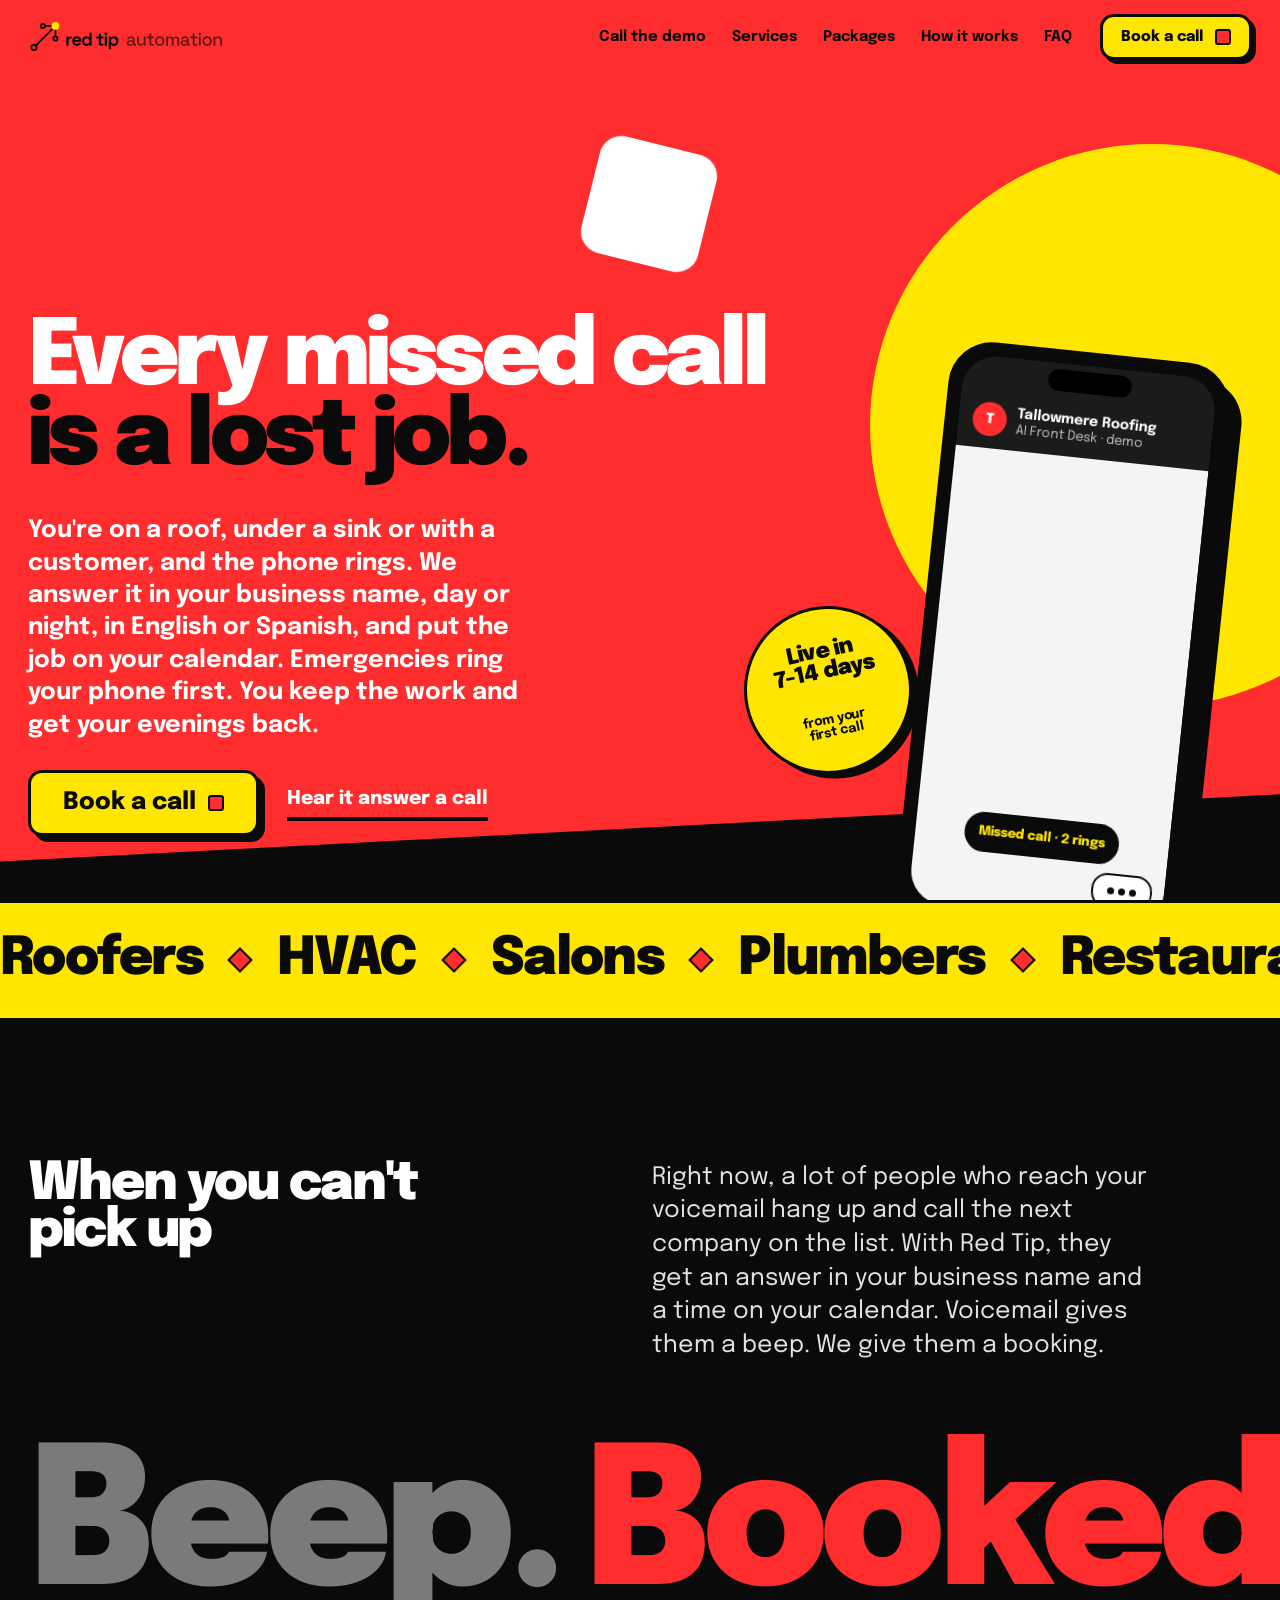
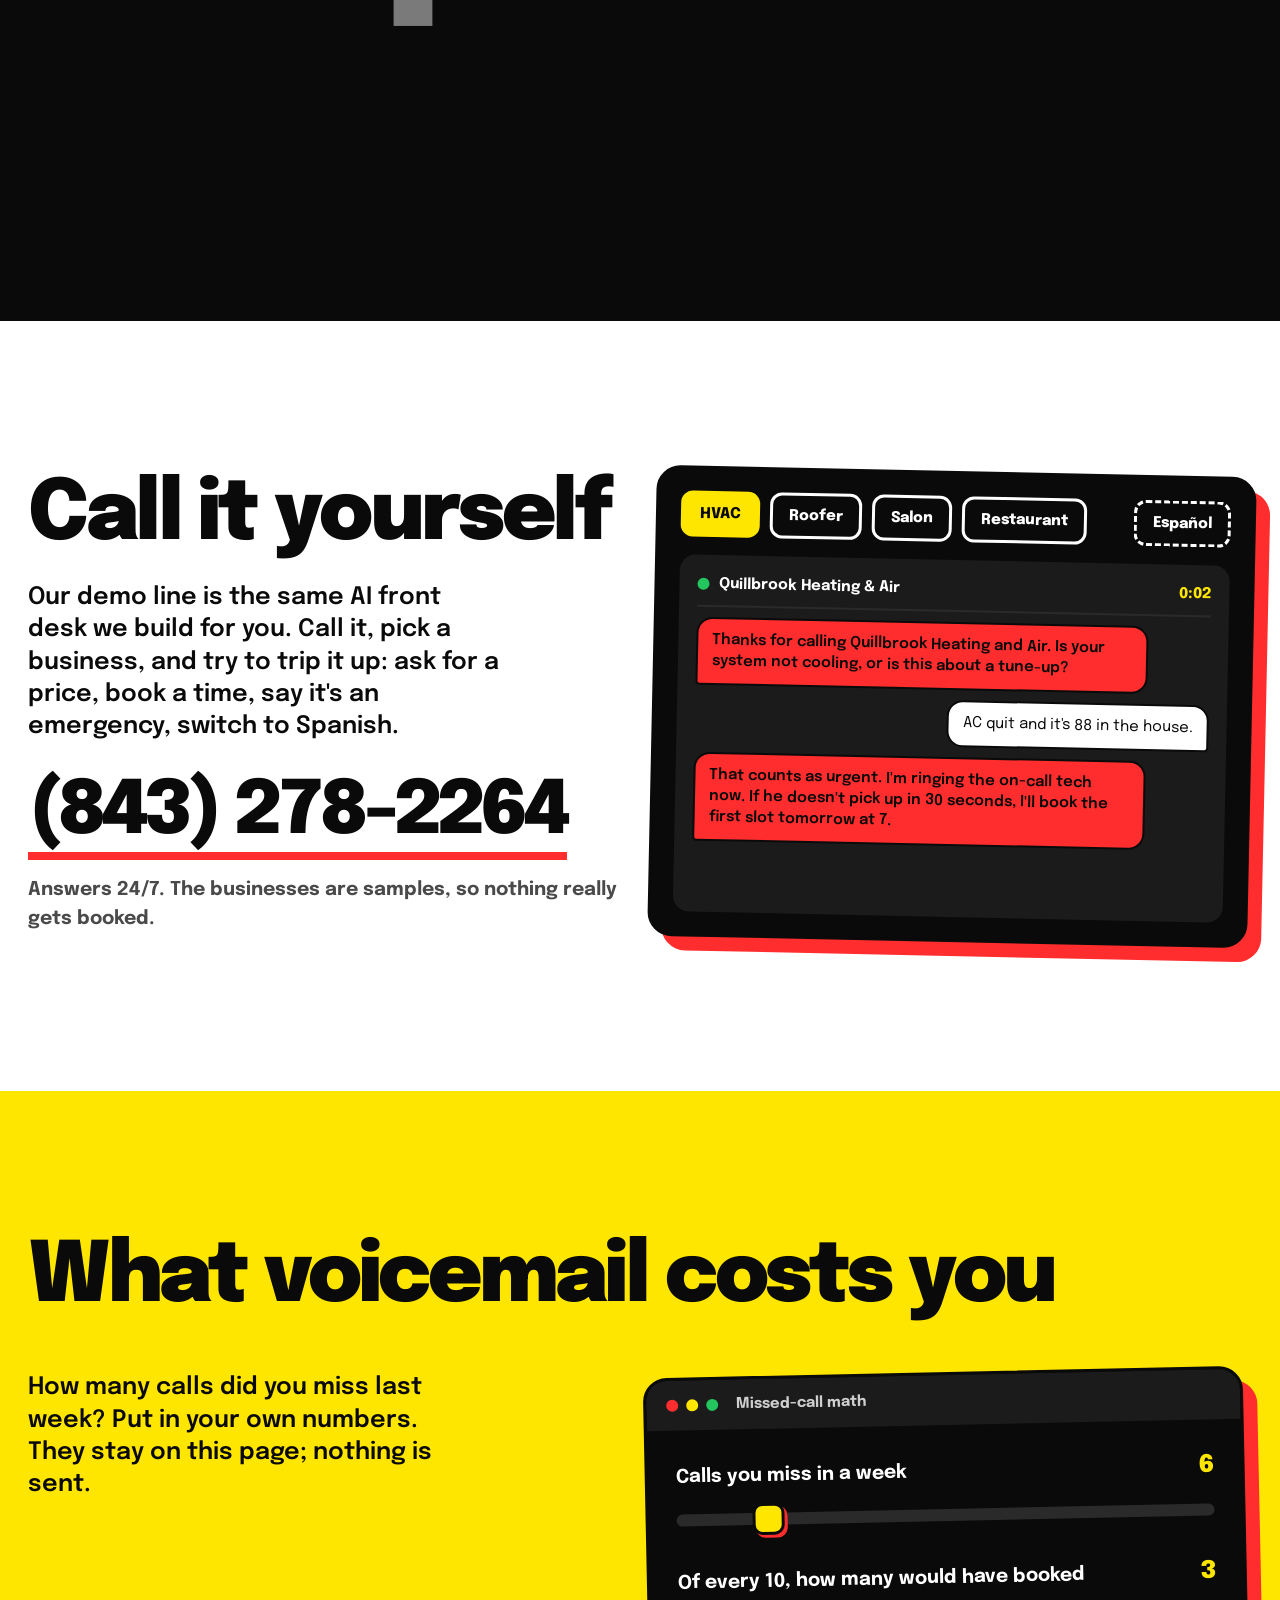
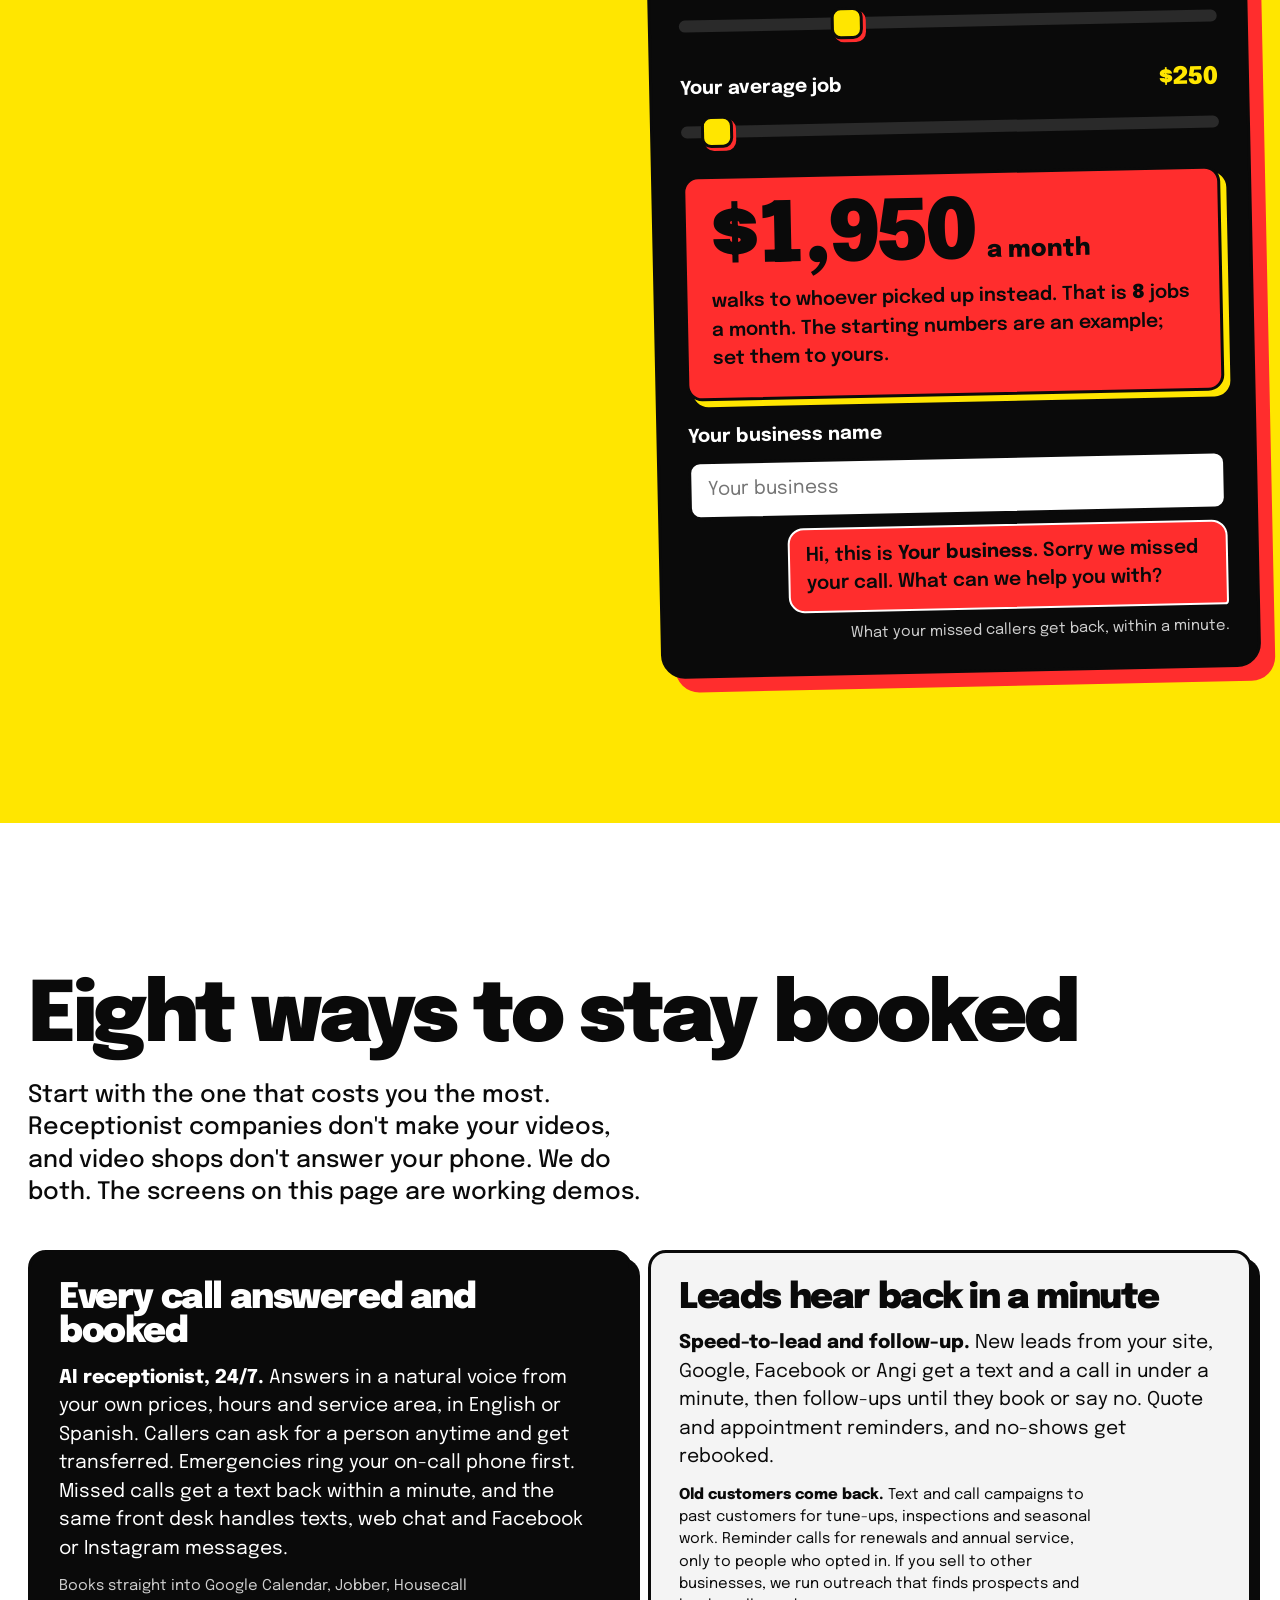
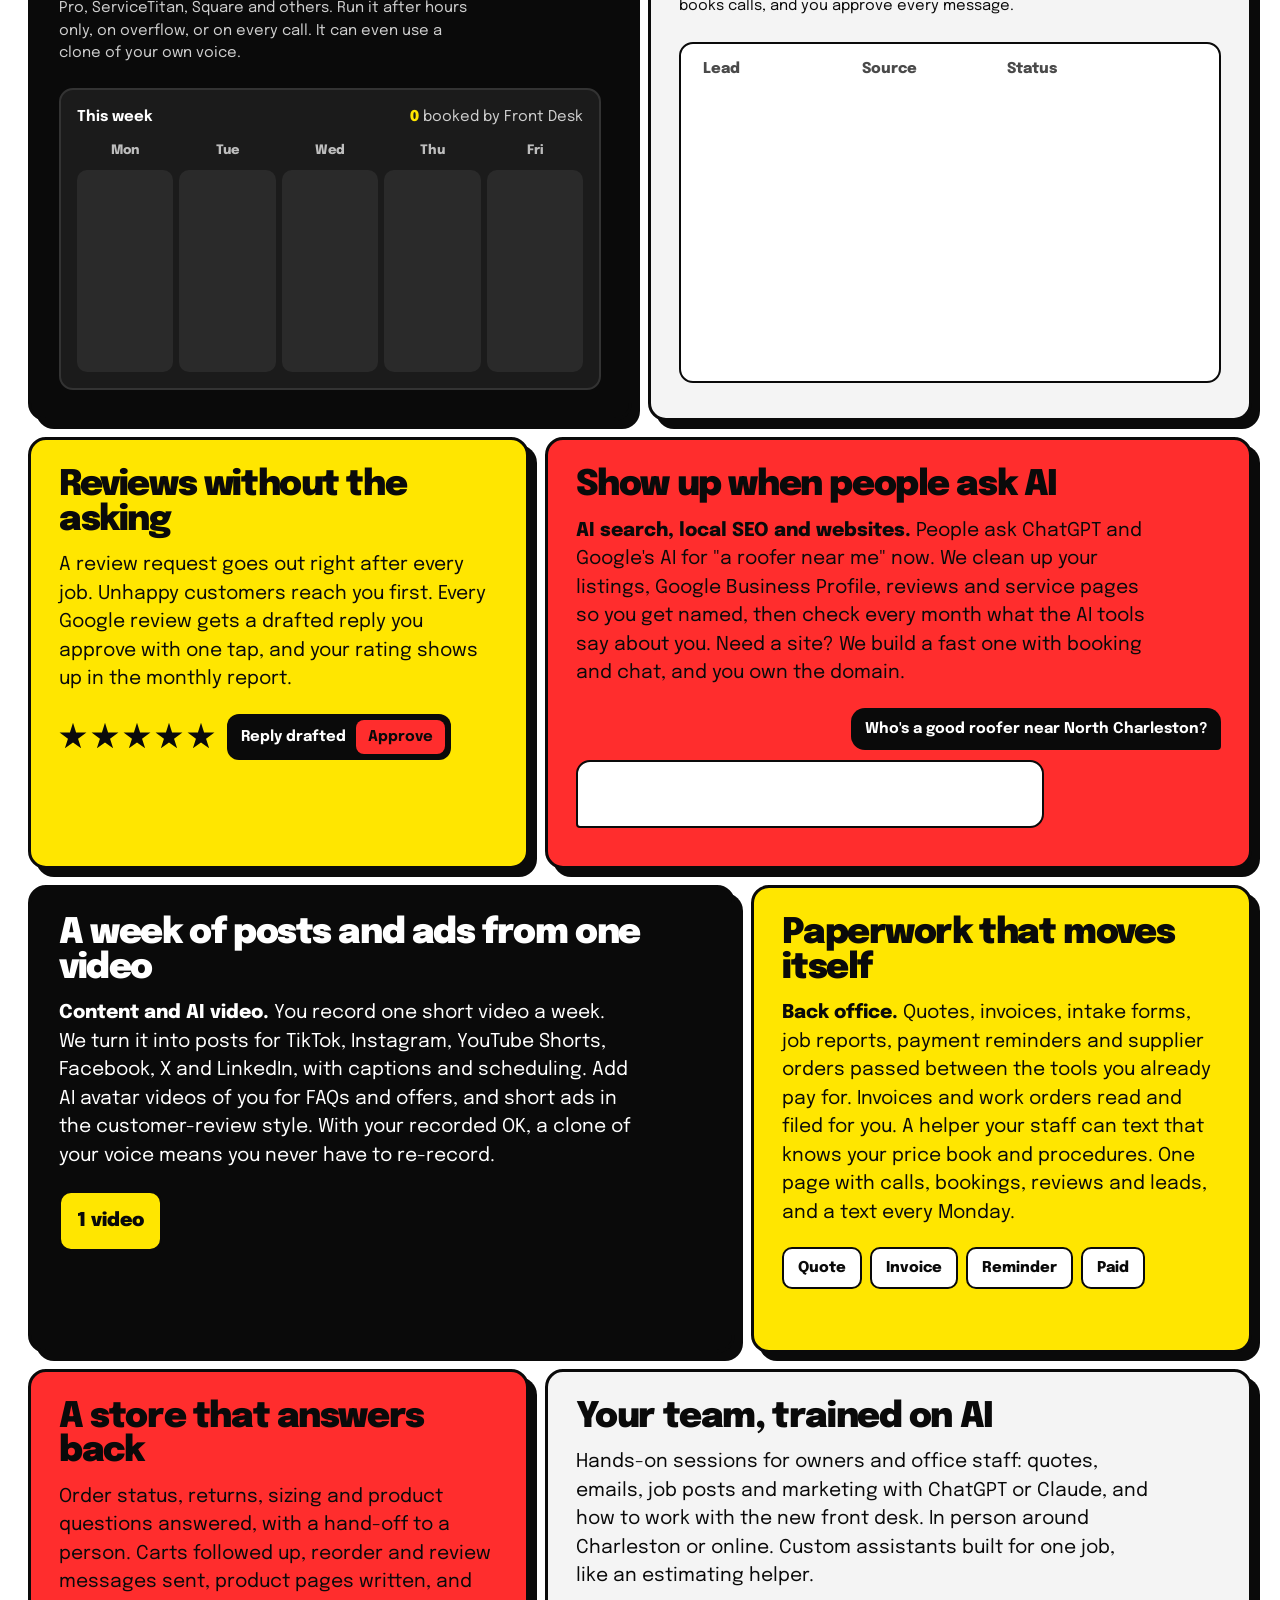
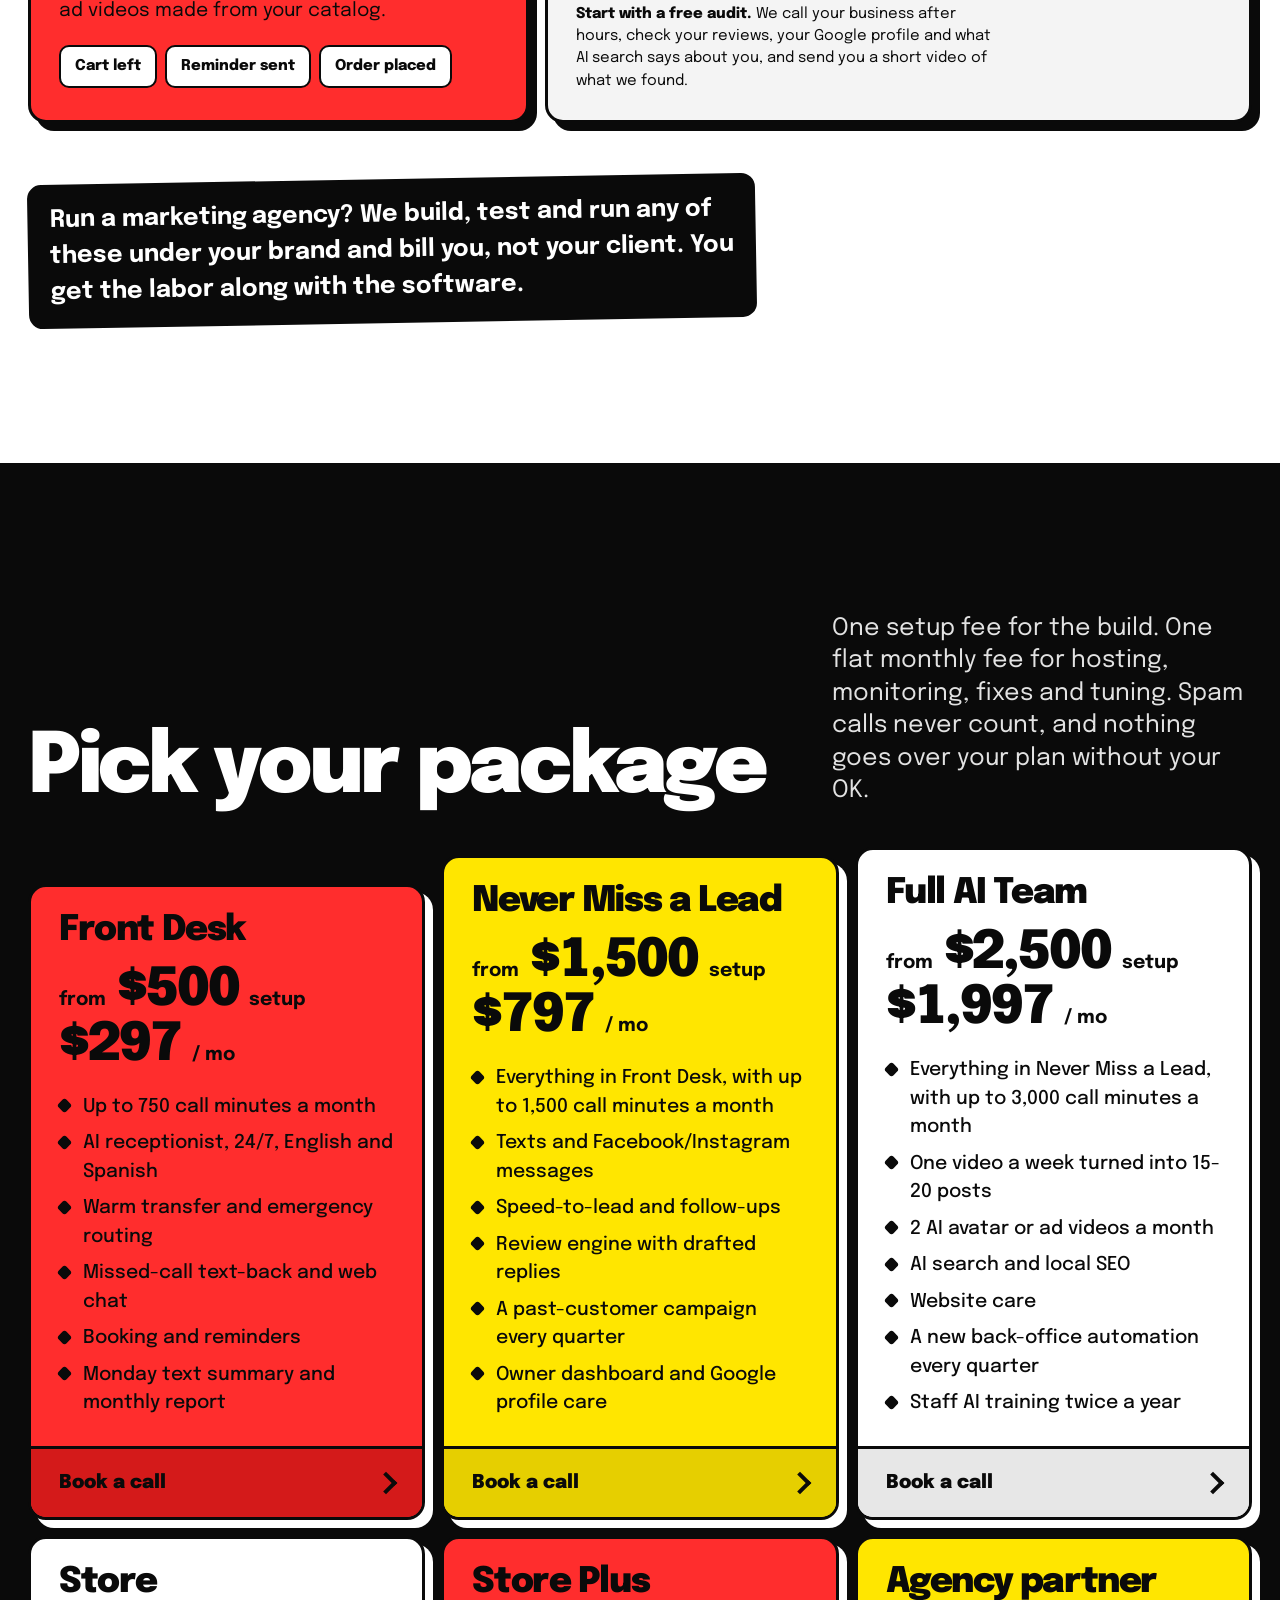
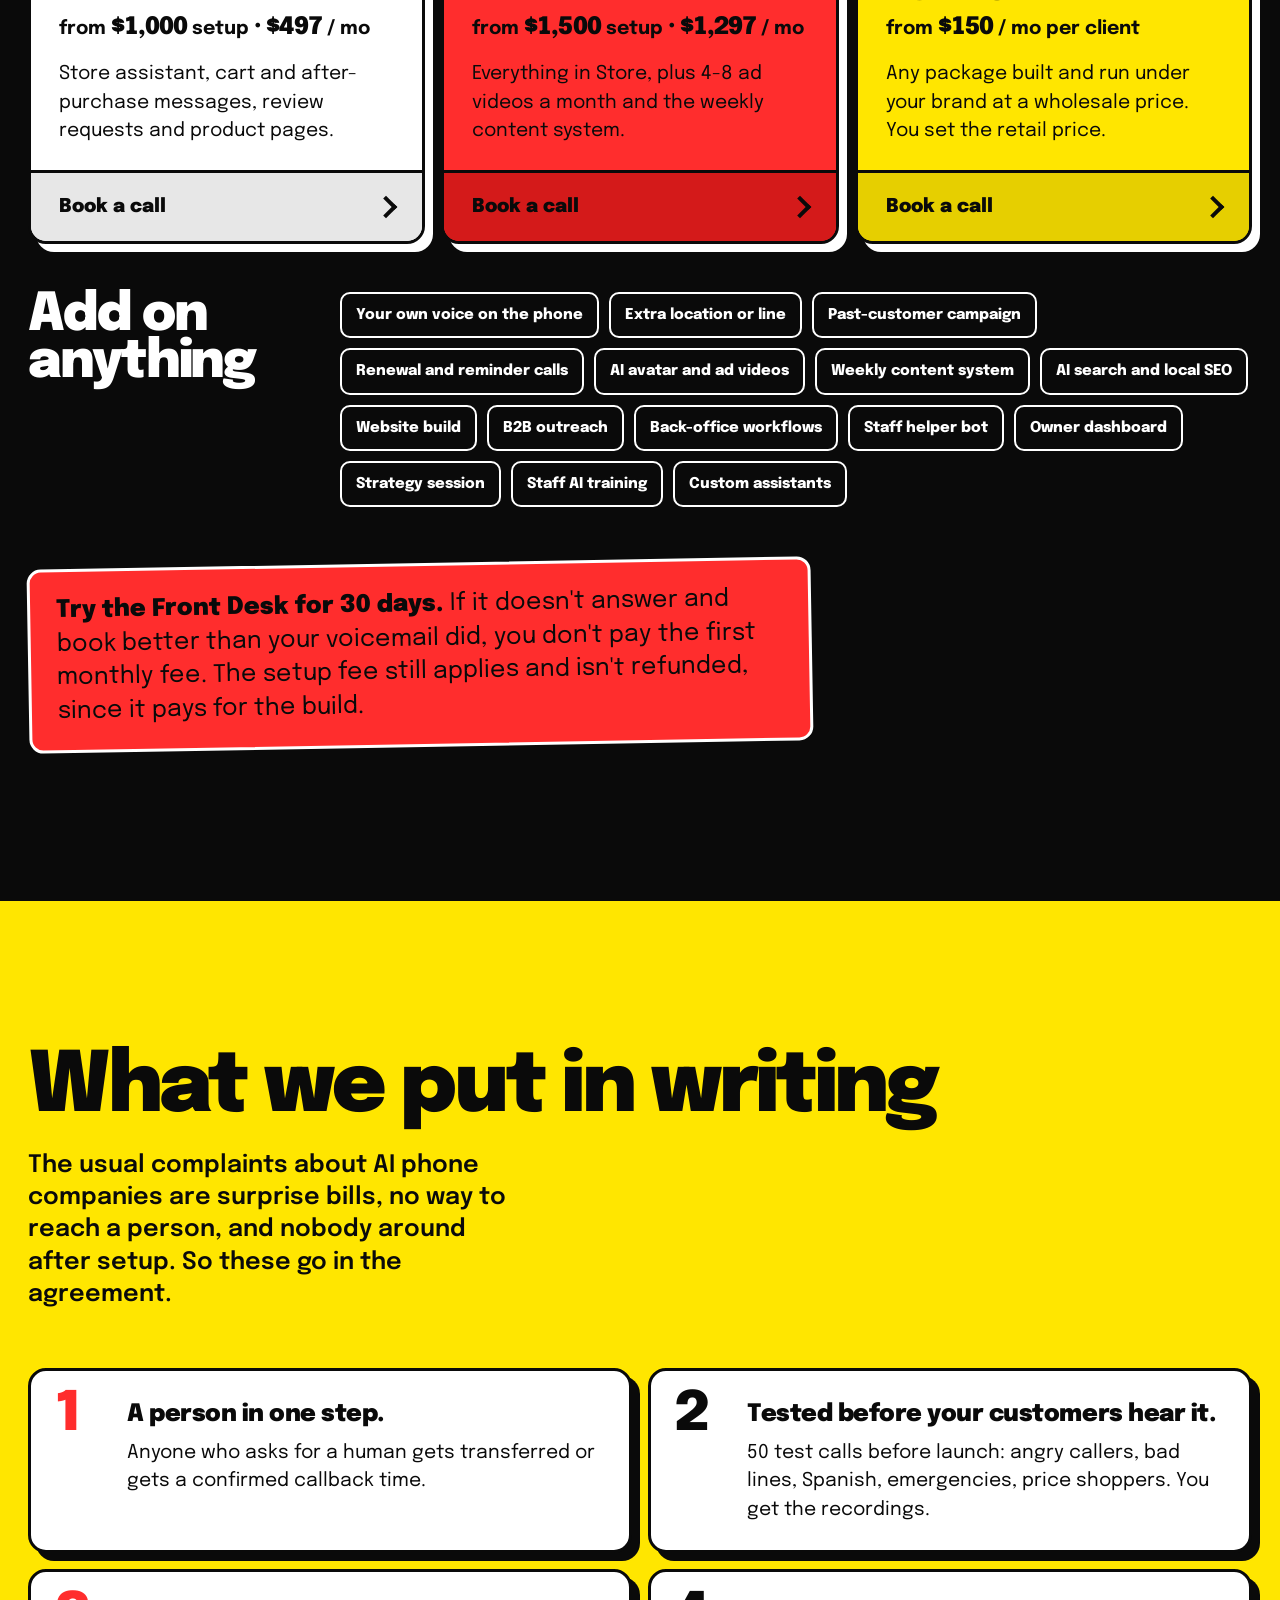
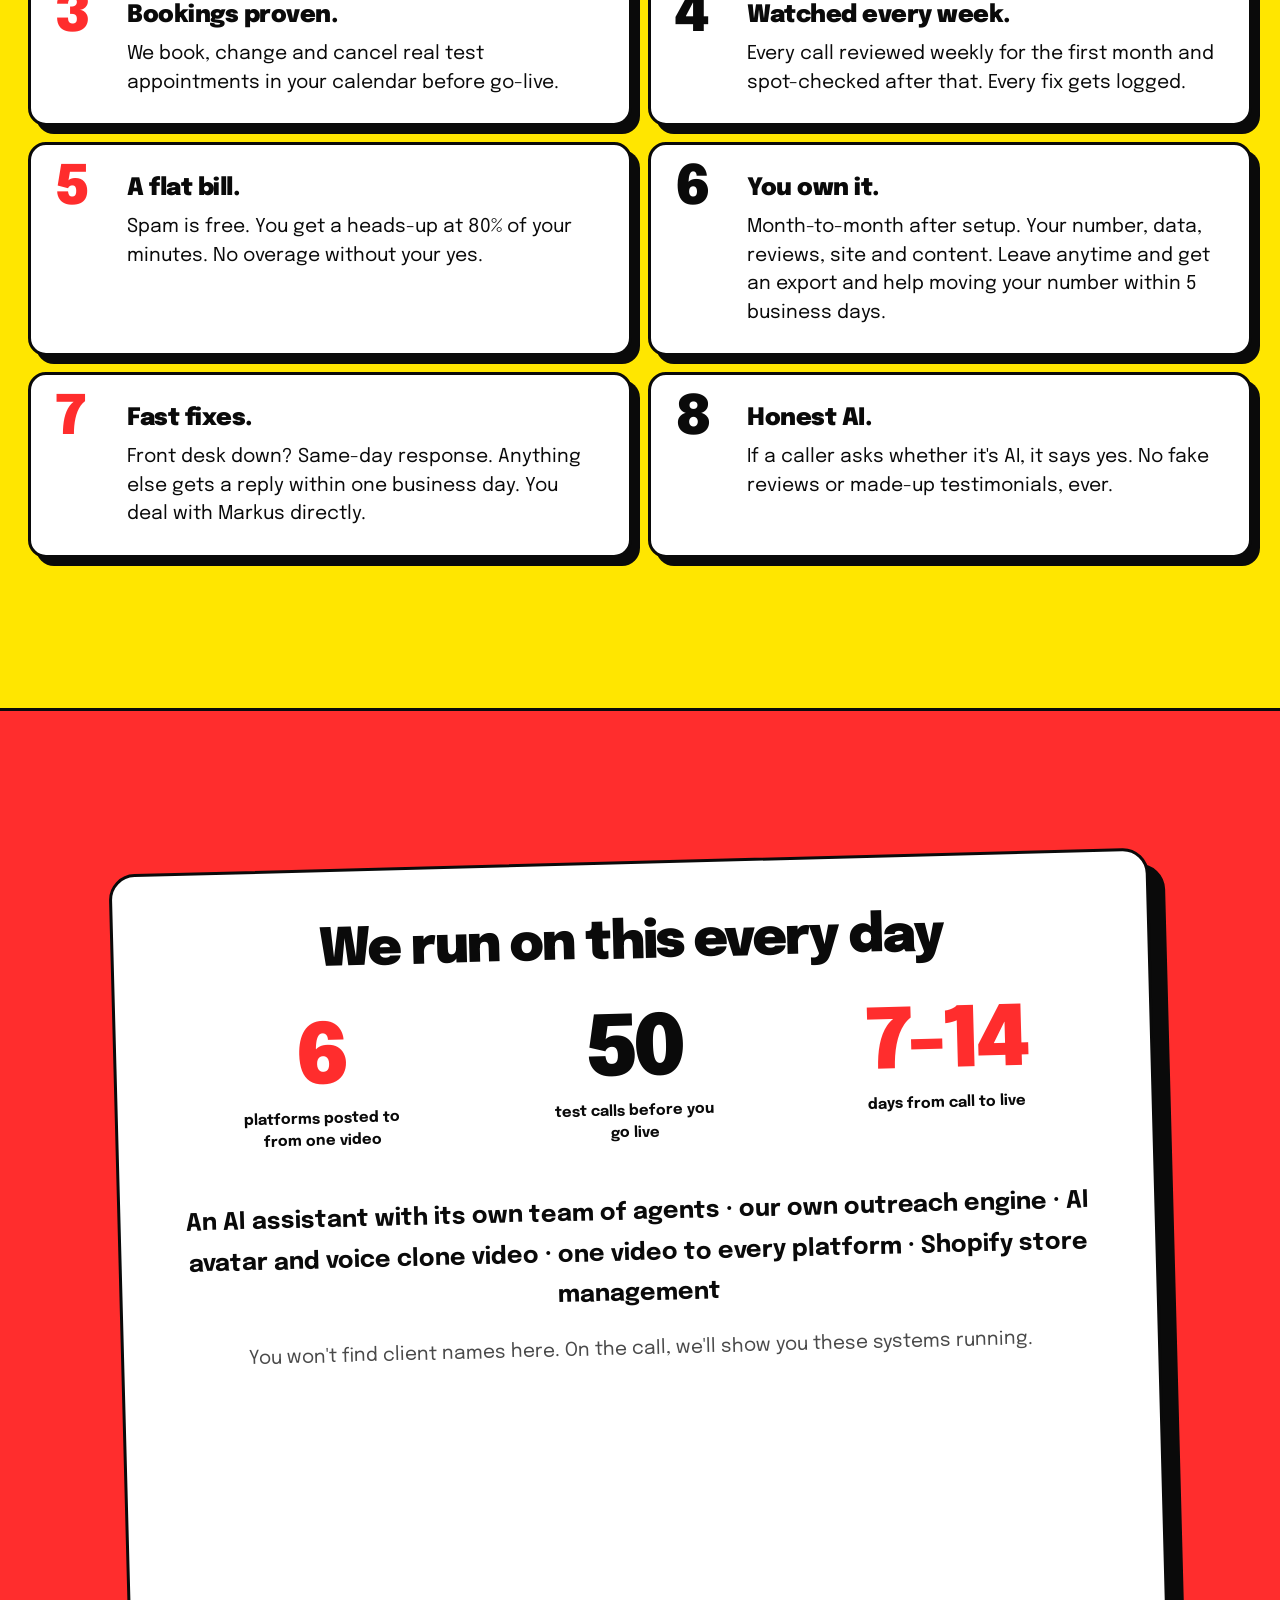
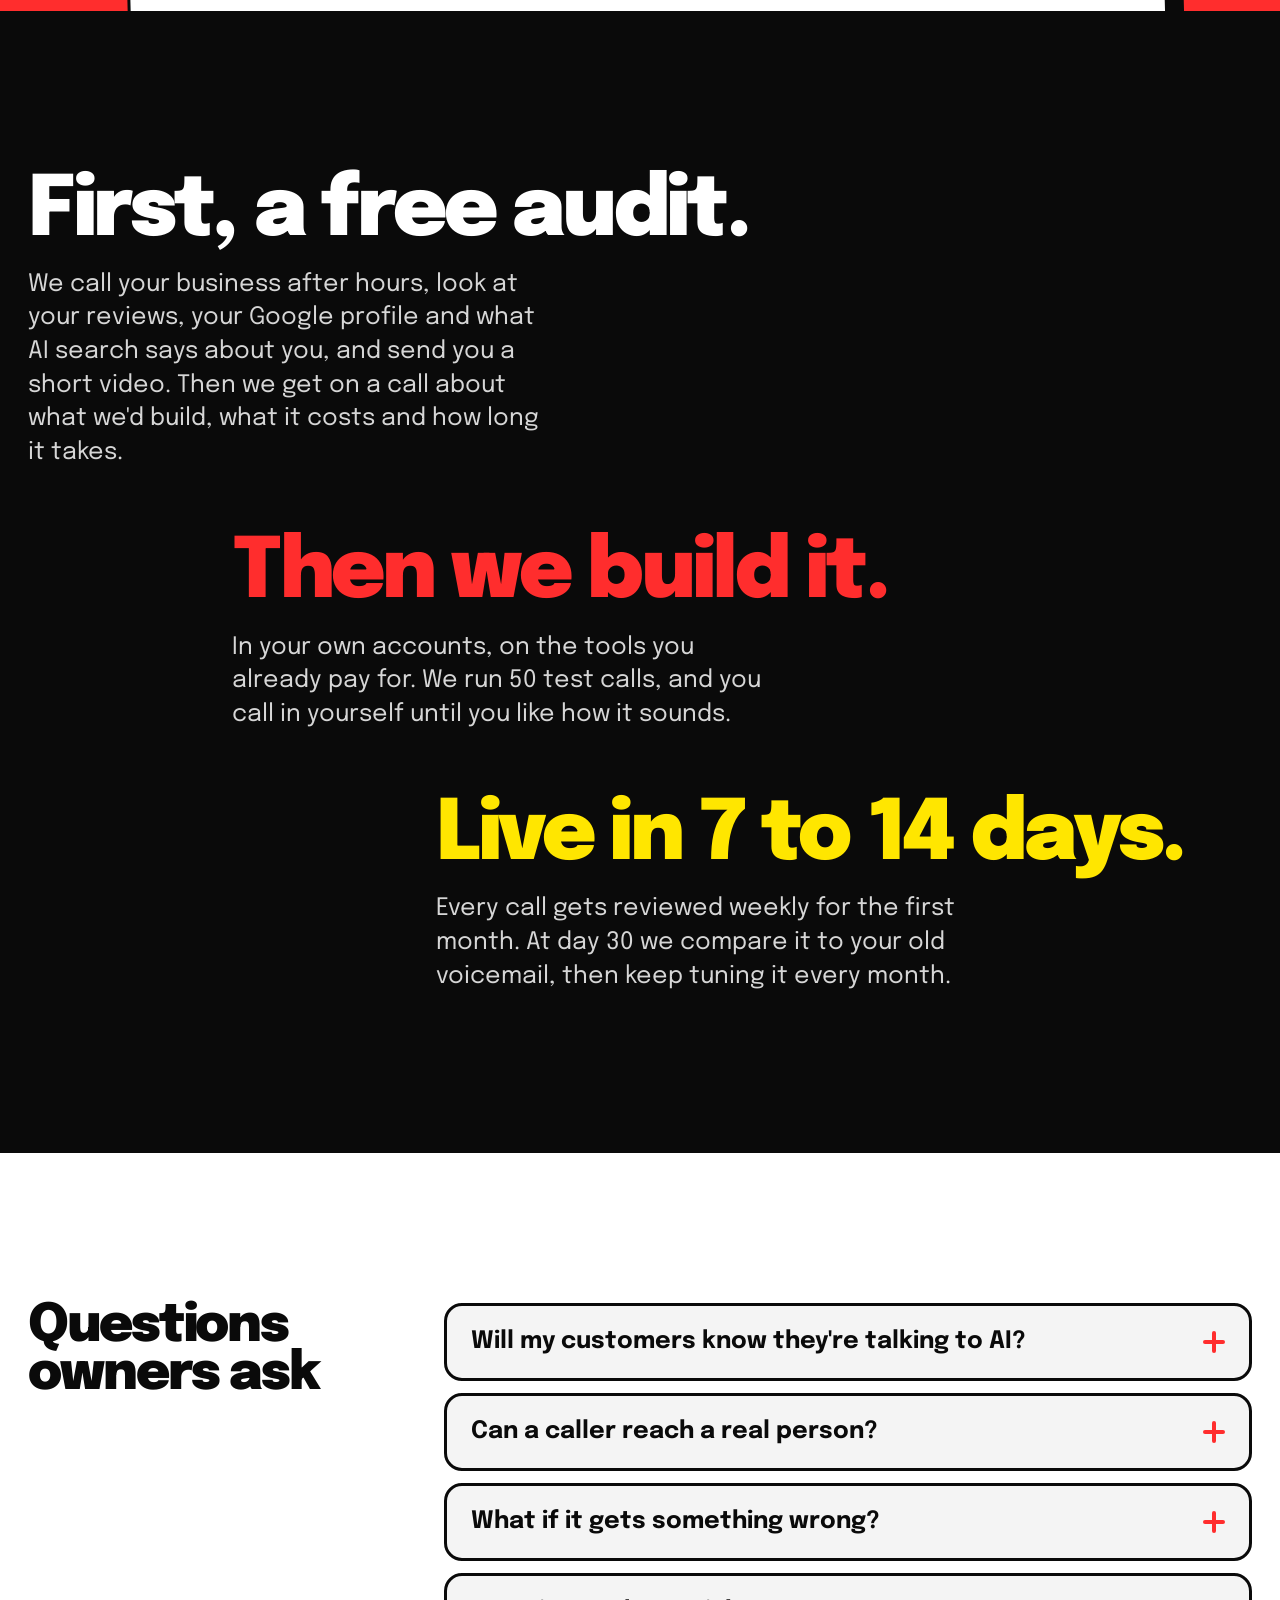
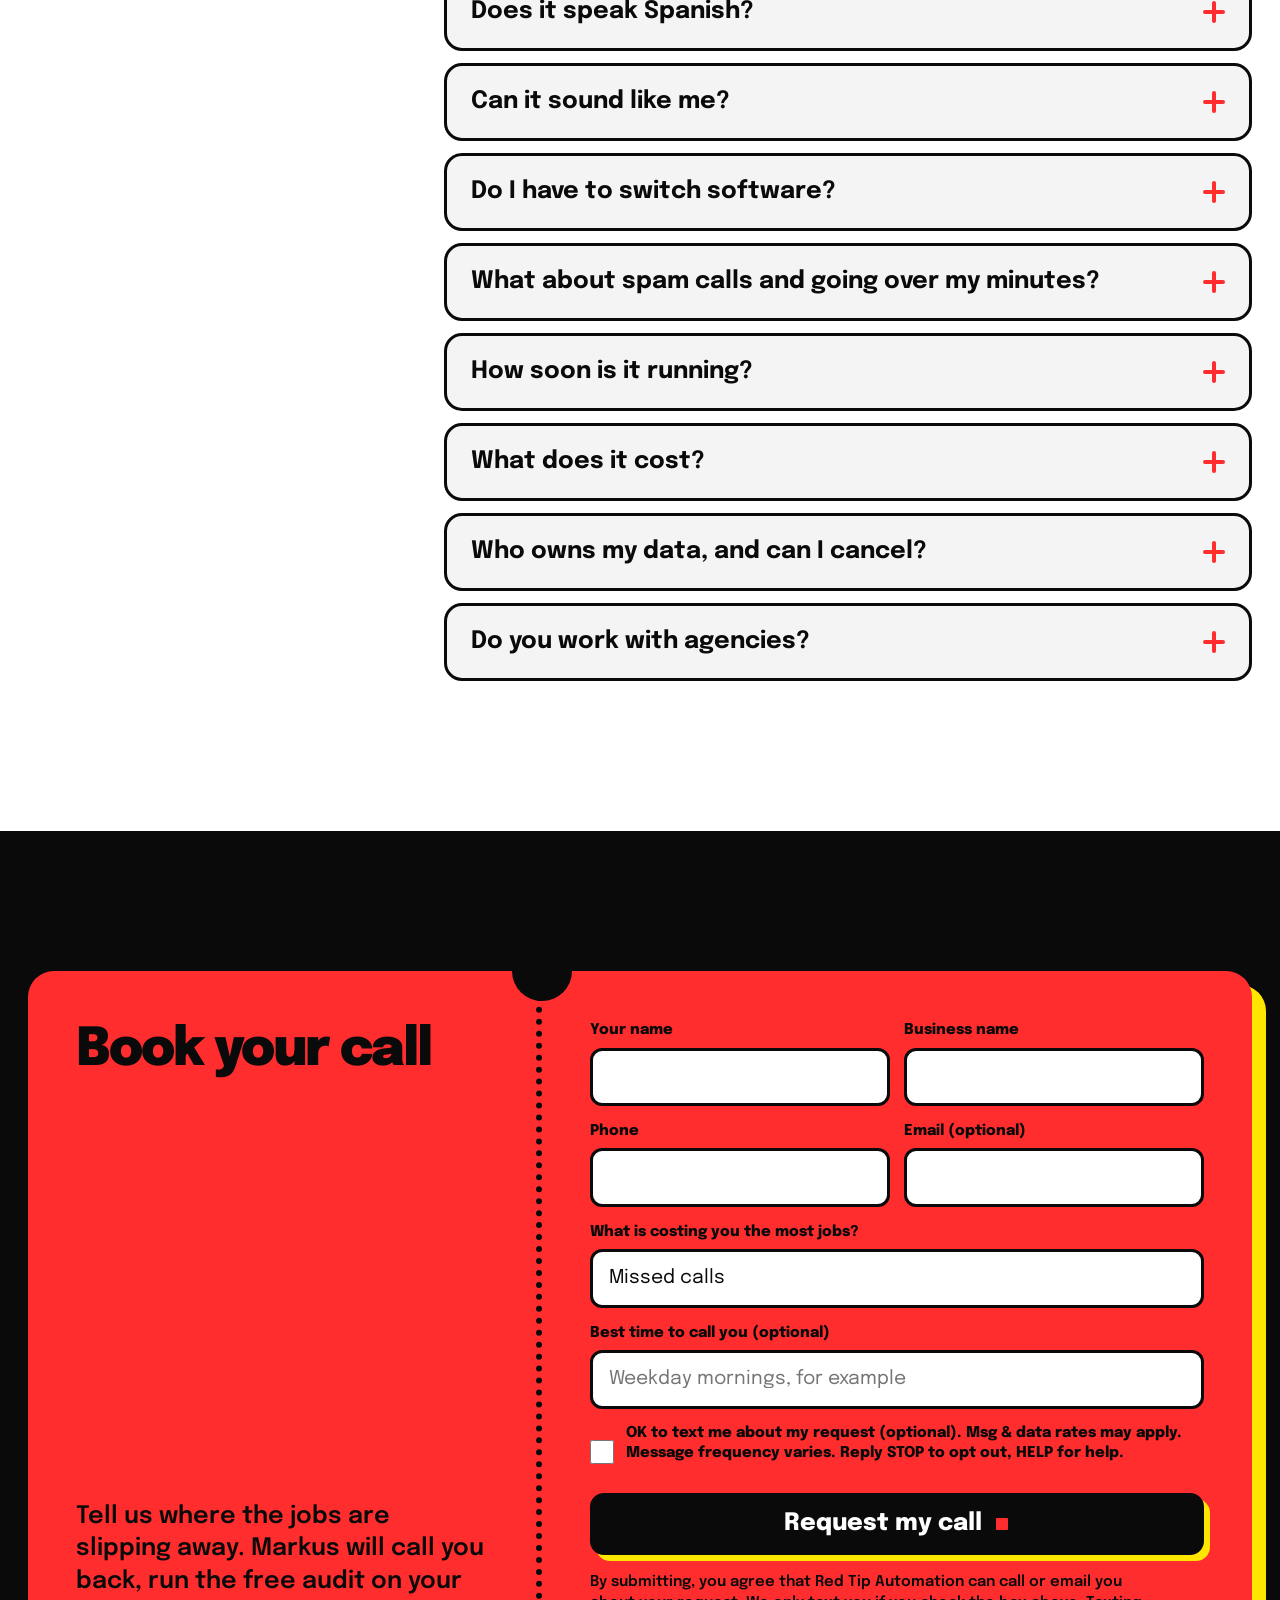
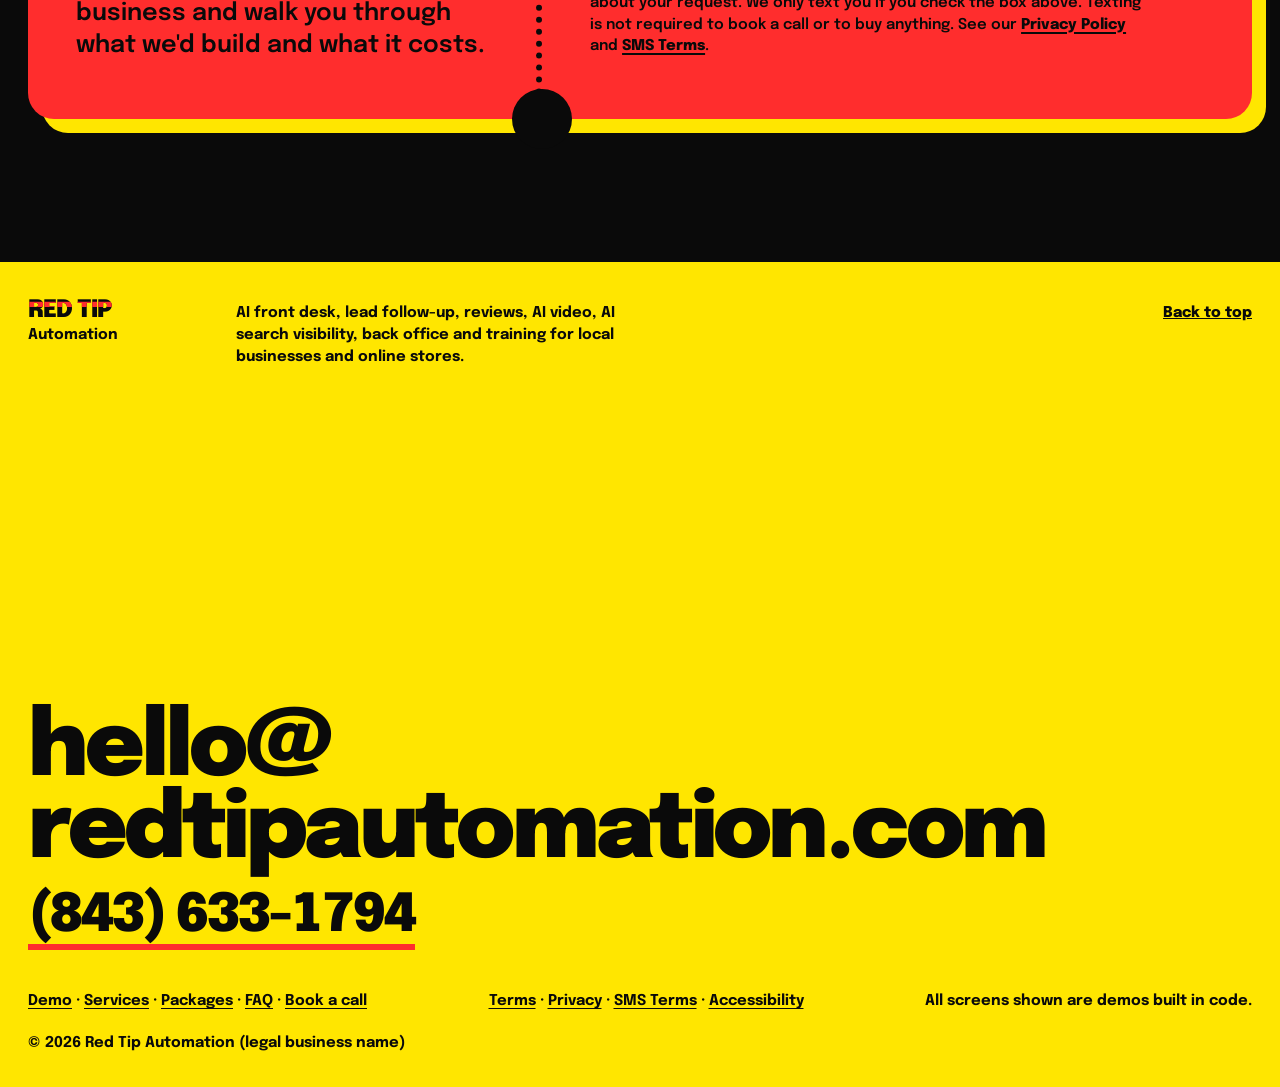
<file: index.html>
<!doctype html>
<html lang="en" style="--header-ink:#0a0a0a">
<head>
<meta charset="utf-8">
<meta name="viewport" content="width=device-width, initial-scale=1">
<title>Red Tip Automation: every call answered, every job booked</title>
<meta name="description" content="Red Tip Automation builds an AI front desk that answers every call in English or Spanish, books the job and gets a person on the line when it matters. Plus lead follow-up, reviews, AI video, AI search visibility and back office. Live in 7 to 14 days.">

<link rel="canonical" href="https://redtipautomation.com/">
<meta name="theme-color" content="#ff2d2d">
<link rel="icon" href="assets/favicon.svg" type="image/svg+xml">
<link rel="preconnect" href="https://fonts.googleapis.com">
<link rel="preconnect" href="https://fonts.gstatic.com" crossorigin>
<link href="https://fonts.googleapis.com/css2?family=Epilogue:wght@400;500;700;900&display=swap" rel="stylesheet">
<link rel="stylesheet" href="styles.css?v=9">
<script>document.documentElement.classList.add('js')</script>
</head>
<body>
<a class="skip" href="#main">Skip to content</a>

<header class="top" id="top-bar">
  <a class="logo" href="#main" aria-label="Red Tip Automation, back to top">
    <svg class="logo-svg" xmlns="http://www.w3.org/2000/svg" viewBox="0 0 659 114" aria-hidden="true" focusable="false"><g fill="none" stroke="currentColor" stroke-width="6.00" stroke-linecap="round" stroke-linejoin="round"><path d="M26.36 85.64 L92.00 20.00"/><path d="M57.00 20.00 H92.00 V55.00"/><circle cx="20.00" cy="92.00" r="9.00"/><circle cx="50.00" cy="20.00" r="7.00"/><circle cx="92.00" cy="62.00" r="7.00"/></g><circle cx="92.00" cy="20.00" r="13.00" class="lg-tip"/><path fill="currentColor" d="M128.34 86.0V55.248000000000005H136.028V58.72H137.144Q137.826 56.86 139.40699999999998 55.992Q140.988 55.123999999999995 143.096 55.123999999999995H146.816V62.068H142.972Q139.996 62.068 138.074 63.649Q136.152 65.23 136.152 68.516V86.0ZM163.904 86.868Q159.316 86.868 155.813 84.91499999999999Q152.31 82.962 150.357 79.39699999999999Q148.404 75.832 148.404 70.996V70.252Q148.404 65.416 150.326 61.851Q152.248 58.286 155.72 56.333Q159.192 54.379999999999995 163.78 54.379999999999995Q168.30599999999998 54.379999999999995 171.654 56.394999999999996Q175.00199999999998 58.41 176.86199999999997 61.974999999999994Q178.72199999999998 65.53999999999999 178.72199999999998 70.252V72.918H156.34Q156.464 76.08 158.696 78.064Q160.928 80.048 164.152 80.048Q167.438 80.048 168.988 78.622Q170.53799999999998 77.196 171.344 75.46000000000001L177.73 78.80799999999999Q176.862 80.42 175.219 82.311Q173.576 84.202 170.848 85.535Q168.12 86.868 163.904 86.868ZM156.402 67.09H170.786Q170.53799999999998 64.424 168.647 62.812000000000005Q166.756 61.2 163.718 61.2Q160.55599999999998 61.2 158.69599999999997 62.812000000000005Q156.83599999999998 64.424 156.402 67.09ZM195.066 86.868Q191.408 86.868 188.21499999999997 85.03899999999999Q185.022 83.21 183.1 79.67599999999999Q181.178 76.142 181.178 71.12V70.128Q181.178 65.106 183.1 61.571999999999996Q185.022 58.038 188.184 56.208999999999996Q191.346 54.379999999999995 195.066 54.379999999999995Q197.856 54.379999999999995 199.747 55.031Q201.638 55.682 202.816 56.674Q203.994 57.666 204.614 58.782H205.73V42.6H213.542V86.0H205.85399999999998V82.28H204.738Q203.684 84.016 201.483 85.44200000000001Q199.28199999999998 86.868 195.066 86.868ZM197.422 80.048Q201.018 80.048 203.43599999999998 77.723Q205.85399999999998 75.398 205.85399999999998 70.934V70.314Q205.85399999999998 65.85 203.46699999999998 63.525Q201.07999999999998 61.2 197.422 61.2Q193.826 61.2 191.408 63.525Q188.98999999999998 65.85 188.98999999999998 70.314V70.934Q188.98999999999998 75.398 191.408 77.723Q193.826 80.048 197.422 80.048ZM243.75 86.0Q240.712 86.0 238.821 84.10900000000001Q236.93 82.218 236.93 79.056V61.696H229.242V55.248000000000005H236.93V45.7H244.742V55.248000000000005H253.174V61.696H244.742V77.69200000000001Q244.742 79.55199999999999 246.478 79.55199999999999H252.43V86.0ZM257.24199999999996 86.0V55.248000000000005H265.054V86.0ZM261.14799999999997 51.652Q259.03999999999996 51.652 257.58299999999997 50.288Q256.126 48.924 256.126 46.692Q256.126 44.46 257.58299999999997 43.096000000000004Q259.03999999999996 41.732 261.14799999999997 41.732Q263.318 41.732 264.74399999999997 43.096000000000004Q266.16999999999996 44.46 266.16999999999996 46.692Q266.16999999999996 48.924 264.74399999999997 50.288Q263.318 51.652 261.14799999999997 51.652ZM270.734 98.4V55.248000000000005H278.422V58.968H279.538Q280.592 57.17 282.82399999999996 55.775Q285.056 54.379999999999995 289.21 54.379999999999995Q292.93 54.379999999999995 296.092 56.208999999999996Q299.254 58.038 301.17600000000004 61.571999999999996Q303.098 65.106 303.098 70.128V71.12Q303.098 76.142 301.17600000000004 79.67599999999999Q299.254 83.21 296.092 85.03899999999999Q292.93 86.868 289.21 86.868Q286.42 86.868 284.529 86.217Q282.63800000000003 85.566 281.491 84.543Q280.344 83.52 279.66200000000003 82.466H278.546V98.4ZM286.854 80.048Q290.512 80.048 292.899 77.723Q295.286 75.398 295.286 70.934V70.314Q295.286 65.85 292.868 63.525Q290.45 61.2 286.854 61.2Q283.258 61.2 280.84000000000003 63.525Q278.422 65.85 278.422 70.314V70.934Q278.422 75.398 280.84000000000003 77.723Q283.258 80.048 286.854 80.048Z"/><path fill="currentColor" opacity=".62" d="M342.14799999999997 86.868Q338.86199999999997 86.868 336.289 85.752Q333.716 84.636 332.197 82.46600000000001Q330.678 80.296 330.678 77.196Q330.678 74.034 332.197 71.957Q333.716 69.88 336.351 68.826Q338.986 67.77199999999999 342.334 67.77199999999999H351.634V65.788Q351.634 63.122 350.022 61.51Q348.40999999999997 59.897999999999996 345.062 59.897999999999996Q341.776 59.897999999999996 340.03999999999996 61.448Q338.304 62.998000000000005 337.746 65.47800000000001L331.794 63.556Q332.538 61.076 334.18100000000004 59.061Q335.824 57.046 338.552 55.806Q341.28 54.566 345.12399999999997 54.566Q351.07599999999996 54.566 354.486 57.604Q357.896 60.641999999999996 357.896 66.22200000000001V78.80799999999999Q357.896 80.668 359.632 80.668H362.236V86.0H357.462Q355.292 86.0 353.928 84.884Q352.56399999999996 83.768 352.56399999999996 81.846V81.66H351.634Q351.138 82.59 350.14599999999996 83.83Q349.154 85.07 347.23199999999997 85.969Q345.31 86.868 342.14799999999997 86.868ZM343.078 81.598Q346.92199999999997 81.598 349.278 79.39699999999999Q351.634 77.196 351.634 73.352V72.732H342.706Q340.164 72.732 338.614 73.81700000000001Q337.06399999999996 74.902 337.06399999999996 77.01Q337.06399999999996 79.118 338.676 80.358Q340.288 81.598 343.078 81.598ZM377.654 86.558Q374.182 86.558 371.454 85.00800000000001Q368.726 83.458 367.176 80.606Q365.626 77.754 365.626 73.786V55.434H372.012V73.352Q372.012 77.32 373.996 79.211Q375.98 81.102 379.514 81.102Q383.42 81.102 385.807 78.467Q388.19399999999996 75.832 388.19399999999996 70.872V55.434H394.58V86.0H388.318V81.412H387.32599999999996Q386.45799999999997 83.272 384.226 84.915Q381.99399999999997 86.558 377.654 86.558ZM412.974 86.0Q410.18399999999997 86.0 408.54099999999994 84.326Q406.89799999999997 82.652 406.89799999999997 79.862V60.828H398.46599999999995V55.434H406.89799999999997V45.328H413.284V55.434H422.39799999999997V60.828H413.284V78.746Q413.284 80.606 415.02 80.606H421.40599999999995V86.0ZM441.722 86.868Q437.134 86.868 433.56899999999996 84.977Q430.00399999999996 83.086 427.95799999999997 79.55199999999999Q425.912 76.018 425.912 71.182V70.252Q425.912 65.416 427.95799999999997 61.913Q430.00399999999996 58.41 433.56899999999996 56.488Q437.134 54.566 441.722 54.566Q446.31 54.566 449.906 56.488Q453.502 58.41 455.548 61.913Q457.594 65.416 457.594 70.252V71.182Q457.594 76.018 455.548 79.55199999999999Q453.502 83.086 449.906 84.977Q446.31 86.868 441.722 86.868ZM441.722 81.164Q445.938 81.164 448.573 78.467Q451.20799999999997 75.77 451.20799999999997 70.996V70.438Q451.20799999999997 65.664 448.604 62.967Q446.0 60.269999999999996 441.722 60.269999999999996Q437.568 60.269999999999996 434.933 62.967Q432.298 65.664 432.298 70.438V70.996Q432.298 75.77 434.933 78.467Q437.568 81.164 441.722 81.164ZM463.03 86.0V55.434H469.292V59.03H470.284Q471.152 57.418 473.07399999999996 56.178Q474.996 54.938 478.282 54.938Q481.692 54.938 483.769 56.333Q485.846 57.728 486.9 59.897999999999996H487.892Q488.94599999999997 57.79 490.961 56.364000000000004Q492.976 54.938 496.69599999999997 54.938Q499.67199999999997 54.938 501.966 56.147000000000006Q504.26 57.356 505.624 59.742999999999995Q506.988 62.129999999999995 506.988 65.664V86.0H500.602V66.16Q500.602 63.370000000000005 499.08299999999997 61.851Q497.56399999999996 60.332 494.774 60.332Q491.798 60.332 490.0 62.254000000000005Q488.202 64.176 488.202 67.77199999999999V86.0H481.816V66.16Q481.816 63.370000000000005 480.29699999999997 61.851Q478.77799999999996 60.332 475.988 60.332Q473.012 60.332 471.214 62.254000000000005Q469.416 64.176 469.416 67.77199999999999V86.0ZM523.15 86.868Q519.864 86.868 517.2909999999999 85.752Q514.718 84.636 513.199 82.46600000000001Q511.68 80.296 511.68 77.196Q511.68 74.034 513.199 71.957Q514.718 69.88 517.353 68.826Q519.9879999999999 67.77199999999999 523.336 67.77199999999999H532.636V65.788Q532.636 63.122 531.024 61.51Q529.412 59.897999999999996 526.064 59.897999999999996Q522.778 59.897999999999996 521.042 61.448Q519.306 62.998000000000005 518.748 65.47800000000001L512.796 63.556Q513.54 61.076 515.183 59.061Q516.826 57.046 519.5540000000001 55.806Q522.282 54.566 526.126 54.566Q532.078 54.566 535.488 57.604Q538.898 60.641999999999996 538.898 66.22200000000001V78.80799999999999Q538.898 80.668 540.634 80.668H543.238V86.0H538.4639999999999Q536.294 86.0 534.9300000000001 84.884Q533.566 83.768 533.566 81.846V81.66H532.636Q532.14 82.59 531.1479999999999 83.83Q530.156 85.07 528.2339999999999 85.969Q526.312 86.868 523.15 86.868ZM524.08 81.598Q527.924 81.598 530.28 79.39699999999999Q532.636 77.196 532.636 73.352V72.732H523.708Q521.166 72.732 519.616 73.81700000000001Q518.066 74.902 518.066 77.01Q518.066 79.118 519.678 80.358Q521.29 81.598 524.08 81.598ZM558.408 86.0Q555.618 86.0 553.975 84.326Q552.332 82.652 552.332 79.862V60.828H543.9V55.434H552.332V45.328H558.718V55.434H567.832V60.828H558.718V78.746Q558.718 80.606 560.454 80.606H566.84V86.0ZM572.834 86.0V55.434H579.2199999999999V86.0ZM576.058 51.28Q574.198 51.28 572.9269999999999 50.071Q571.656 48.862 571.656 46.94Q571.656 45.018 572.9269999999999 43.809Q574.198 42.6 576.058 42.6Q577.98 42.6 579.22 43.809Q580.4599999999999 45.018 580.4599999999999 46.94Q580.4599999999999 48.862 579.22 50.071Q577.98 51.28 576.058 51.28ZM600.5279999999999 86.868Q595.9399999999999 86.868 592.375 84.977Q588.81 83.086 586.7639999999999 79.55199999999999Q584.718 76.018 584.718 71.182V70.252Q584.718 65.416 586.7639999999999 61.913Q588.81 58.41 592.375 56.488Q595.9399999999999 54.566 600.5279999999999 54.566Q605.1159999999999 54.566 608.7119999999999 56.488Q612.3079999999999 58.41 614.3539999999998 61.913Q616.3999999999999 65.416 616.3999999999999 70.252V71.182Q616.3999999999999 76.018 614.3539999999998 79.55199999999999Q612.3079999999999 83.086 608.7119999999999 84.977Q605.1159999999999 86.868 600.5279999999999 86.868ZM600.5279999999999 81.164Q604.7439999999999 81.164 607.3789999999999 78.467Q610.0139999999999 75.77 610.0139999999999 70.996V70.438Q610.0139999999999 65.664 607.4099999999999 62.967Q604.8059999999999 60.269999999999996 600.5279999999999 60.269999999999996Q596.3739999999999 60.269999999999996 593.7389999999999 62.967Q591.1039999999999 65.664 591.1039999999999 70.438V70.996Q591.1039999999999 75.77 593.7389999999999 78.467Q596.3739999999999 81.164 600.5279999999999 81.164ZM621.8359999999999 86.0V55.434H628.098V60.022H629.0899999999999Q629.9579999999999 58.162 632.1899999999998 56.55Q634.4219999999999 54.938 638.824 54.938Q642.2959999999999 54.938 644.9929999999999 56.488Q647.6899999999999 58.038 649.24 60.858999999999995Q650.79 63.68 650.79 67.648V86.0H644.4039999999999V68.144Q644.4039999999999 64.176 642.4199999999998 62.285000000000004Q640.4359999999999 60.394000000000005 636.9639999999999 60.394000000000005Q632.9959999999999 60.394000000000005 630.6089999999999 62.998000000000005Q628.2219999999999 65.602 628.2219999999999 70.562V86.0Z"/></svg>
  </a>
  <nav aria-label="Main">
    <a href="#demo">Call the demo</a>
    <a href="#services">Services</a>
    <a href="#packages">Packages</a>
    <a href="#how">How it works</a>
    <a href="#faq">FAQ</a>
  </nav>
  <a class="btn btn-sm" href="#book">Book a call</a>
</header>

<main id="main">

<section class="hero" data-ink="#0a0a0a" data-tip="#ffe600" aria-labelledby="hero-h">
  <div class="shapes" aria-hidden="true"><i class="sh-sun" data-depth="18"></i><i class="sh-sq" data-depth="34"></i><i class="sh-band" data-depth="8"></i></div>
  <p class="sticker" aria-hidden="true">Live in<br>7-14 days<small>from your<br>first call</small></p>
  <div class="hero-in">
    <h1 id="hero-h" class="hero-h"><span class="l1">Every missed call</span> <span class="l2">is a lost job.</span></h1>
    <div class="hero-low">
      <p class="hero-sub">You're on a roof, under a sink or with a customer, and the phone rings. We answer it in your business name, day or night, in English or Spanish, and put the job on your calendar. Emergencies ring your phone first. You keep the work and get your evenings back.</p>
      <div class="hero-cta">
        <a class="btn btn-big" href="#book">Book a call</a>
        <a class="link-arrow" href="#demo">Hear it answer a call</a>
      </div>
    </div>
  </div>

  <div class="phone-wrap tilt3d" role="img" aria-label="Demo: a missed caller gets a text back and books a job">
    <div class="phone" data-ui>
      <div class="ph-notch"></div>
      <div class="ph-head"><span class="ph-av">T</span><span><b>Tallowmere Roofing</b><small>AI Front Desk · demo</small></span></div>
      <div class="ph-feed" id="feed">
        <p class="m sys" data-step="0">Missed call · 2 rings</p>
        <p class="m out" data-step="1">Hi, this is Tallowmere Roofing. Sorry we missed your call. What can we help you with?</p>
        <p class="m in" data-step="2">Got a leak over the garage. Can someone look at it this week?</p>
        <p class="m out" data-step="3">We can come Thursday morning or Thursday afternoon. Which works better?</p>
        <p class="m in" data-step="4">Afternoon please</p>
        <div class="m booked" data-step="5"><span class="bk-dot"></span><b>Job booked</b><span>Thursday afternoon · Leak inspection</span></div>
        <p class="m typing"><i></i><i></i><i></i></p>
      </div>
    </div>
    <canvas class="confetti" id="confetti"></canvas>
  </div>
</section>

<div class="ticker" role="region" aria-label="Who we build for">
  <div class="tk-track">
    <p>Roofers <i></i> HVAC <i></i> Salons <i></i> Plumbers <i></i> Restaurants <i></i> Auto shops <i></i> Clinics <i></i> Online stores <i></i> Electricians <i></i> Landscapers <i></i> Cleaners <i></i> Agencies <i></i></p>
    <p aria-hidden="true">Roofers <i></i> HVAC <i></i> Salons <i></i> Plumbers <i></i> Restaurants <i></i> Auto shops <i></i> Clinics <i></i> Online stores <i></i> Electricians <i></i> Landscapers <i></i> Cleaners <i></i> Agencies <i></i></p>
  </div>
</div>

<section class="duel" data-ink="#ffffff" data-tip="#ff2d2d" aria-labelledby="duel-h">
  <div class="duel-top rv">
    <h2 id="duel-h" class="h-mid">When you can't pick up</h2>
    <p>Right now, a lot of people who reach your voicemail hang up and call the next company on the list. With Red Tip, they get an answer in your business name and a time on your calendar. Voicemail gives them a beep. We give them a booking.</p>
  </div>
  <div class="duel-words">
    <div class="dw"><p class="dw-word dim">Beep.</p></div>
    <div class="dw"><p class="dw-word hot">Booked.</p></div>
  </div>
</section>

<section class="demo" id="demo" data-ink="#0a0a0a" data-tip="#ff2d2d" aria-labelledby="demo-h">
  <div class="demo-say rv">
    <h2 id="demo-h" class="h-big">Call it yourself</h2>
    <p class="lead">Our demo line is the same AI front desk we build for you. Call it, pick a business, and try to trip it up: ask for a price, book a time, say it's an emergency, switch to Spanish.</p>
    
    <a class="demo-num" href="tel:+18432782264">(843) 278-2264</a>
    <p class="demo-note">Answers 24/7. The businesses are samples, so nothing really gets booked.</p>
  </div>
  <div class="call rv" data-ui>
    <div class="call-pick" role="group" aria-label="Pick a business for the demo">
      <button type="button" class="pk on" data-biz="hvac" aria-pressed="true">HVAC</button>
      <button type="button" class="pk" data-biz="roof" aria-pressed="false">Roofer</button>
      <button type="button" class="pk" data-biz="salon" aria-pressed="false">Salon</button>
      <button type="button" class="pk" data-biz="food" aria-pressed="false">Restaurant</button>
      <button type="button" class="pk lang" id="lang" aria-pressed="false">Español</button>
    </div>
    <div class="call-screen" aria-live="polite">
      <p class="call-bar"><span class="rec"></span><b id="call-biz">Quillbrook Heating &amp; Air</b><em id="call-t">0:00</em></p>
      <p class="say ai" id="say-1">Thanks for calling Quillbrook Heating and Air. Is your system not cooling, or is this about a tune-up?</p>
      <p class="say you" id="say-2">AC quit and it's 88 in the house.</p>
      <p class="say ai" id="say-3">That counts as urgent. I'm ringing the on-call tech now. If he doesn't pick up in 30 seconds, I'll book the first slot tomorrow at 7.</p>
      <p class="call-tag" id="call-tag"><b>Emergency</b> <span>Rang the on-call phone first</span></p>
    </div>
  </div>
</section>

<section class="math" id="math" data-ink="#0b1026" data-tip="#ff2d2d" aria-labelledby="math-h">
  <div class="math-say rv">
    <h2 id="math-h" class="h-big">What voicemail costs you</h2>
    <p class="lead">How many calls did you miss last week? Put in your own numbers. They stay on this page; nothing is sent.</p>
  </div>
  <form class="app rv" id="calc" data-ui onsubmit="return false" aria-label="Missed call calculator">
    <div class="app-bar"><span></span><span></span><span></span><b>Missed-call math</b></div>
    <div class="app-body">
      <div class="sl">
        <label for="c-calls">Calls you miss in a week</label><output id="o-calls" for="c-calls">6</output>
        <input type="range" id="c-calls" min="0" max="40" step="1" value="6">
      </div>
      <div class="sl">
        <label for="c-rate">Of every 10, how many would have booked</label><output id="o-rate" for="c-rate">3</output>
        <input type="range" id="c-rate" min="0" max="10" step="1" value="3">
      </div>
      <div class="sl">
        <label for="c-job">Your average job</label><output id="o-job" for="c-job">$250</output>
        <input type="range" id="c-job" min="50" max="5000" step="50" value="250">
      </div>
      <div class="app-out">
        <p class="out-num"><span id="o-month">$1,950</span><small>a month</small></p>
        <p class="out-say">walks to whoever picked up instead. That is <b id="o-jobs">8</b> jobs a month. The starting numbers are an example; set them to yours.</p>
      </div>
      <div class="tb">
        <label for="c-name">Your business name</label>
        <input type="text" id="c-name" placeholder="Your business" maxlength="40" autocomplete="organization">
        <p class="tb-bubble">Hi, this is <b id="b-name">Your business</b>. Sorry we missed your call. What can we help you with?</p>
        <p class="tb-note">What your missed callers get back, within a minute.</p>
      </div>
    </div>
  </form>
</section>

<section class="services" id="services" data-ink="#0b1026" data-tip="#ff2d2d" aria-labelledby="svc-h">
  <div class="mosaic">
    <div class="tile t-head rv">
      <h2 id="svc-h" class="h-big">Eight ways to stay booked</h2>
      <p>Start with the one that costs you the most. Receptionist companies don't make your videos, and video shops don't answer your phone. We do both. The screens on this page are working demos.</p>
    </div>

    <article class="tile t-desk rv">
      <h3>Every call answered and booked</h3>
      <p><b>AI receptionist, 24/7.</b> Answers in a natural voice from your own prices, hours and service area, in English or Spanish. Callers can ask for a person anytime and get transferred. Emergencies ring your on-call phone first. Missed calls get a text back within a minute, and the same front desk handles texts, web chat and Facebook or Instagram messages.</p>
      <p class="tile-sub">Books straight into Google Calendar, Jobber, Housecall Pro, ServiceTitan, Square and others. Run it after hours only, on overflow, or on every call. It can even use a clone of your own voice.</p>
      <div class="cal" data-ui aria-hidden="true">
        <div class="cal-head"><b>This week</b><span><em id="cal-n">0</em> booked by Front Desk</span></div>
        <div class="cal-grid">
          <span class="d">Mon</span><span class="d">Tue</span><span class="d">Wed</span><span class="d">Thu</span><span class="d">Fri</span>
          <span class="col" style="grid-column:1"></span><span class="col" style="grid-column:2"></span><span class="col" style="grid-column:3"></span><span class="col" style="grid-column:4"></span><span class="col" style="grid-column:5"></span>
          <span class="job j1" style="--c:1;--r:2">Leak inspection</span>
          <span class="job j2" style="--c:2;--r:3">AC tune-up</span>
          <span class="job j3" style="--c:3;--r:2">Color and cut</span>
          <span class="job j1" style="--c:4;--r:4">Roof quote</span>
          <span class="job j2" style="--c:5;--r:2">Brake job</span>
          <span class="job j3" style="--c:1;--r:4">Water heater</span>
          <span class="job j1" style="--c:3;--r:4">Gutter repair</span>
          <span class="job j2" style="--c:4;--r:2">Furnace check</span>
          <span class="job j3" style="--c:2;--r:5">Table for 6</span>
        </div>
      </div>
    </article>

    <article class="tile t-lead rv">
      <h3>Leads hear back in a minute</h3>
      <p><b>Speed-to-lead and follow-up.</b> New leads from your site, Google, Facebook or Angi get a text and a call in under a minute, then follow-ups until they book or say no. Quote and appointment reminders, and no-shows get rebooked.</p>
      <p class="tile-sub"><b>Old customers come back.</b> Text and call campaigns to past customers for tune-ups, inspections and seasonal work. Reminder calls for renewals and annual service, only to people who opted in. If you sell to other businesses, we run outreach that finds prospects and books calls, and you approve every message.</p>
      <div class="dash" data-ui aria-hidden="true">
        <div class="dash-row hd"><span>Lead</span><span>Source</span><span>Status</span></div>
        <div class="dash-row"><span>Dana R.</span><span>Website</span><span class="st ok">Replied in 0:38</span></div>
        <div class="dash-row"><span>Marco T.</span><span>Google</span><span class="st bk">Booked</span></div>
        <div class="dash-row"><span>Priya K.</span><span>Facebook</span><span class="st ok">Replied in 0:52</span></div>
        <div class="dash-row"><span>Sam W.</span><span>Past customer</span><span class="st bk">Tune-up booked</span></div>
        <div class="dash-row"><span>Lee H.</span><span>Angi</span><span class="st fu">Follow-up 2 sent</span></div>
      </div>
    </article>

    <article class="tile t-rev rv">
      <h3>Reviews without the asking</h3>
      <p>A review request goes out right after every job. Unhappy customers reach you first. Every Google review gets a drafted reply you approve with one tap, and your rating shows up in the monthly report.</p>
      <div class="ui-stars" data-ui aria-hidden="true">
        <span class="stars"><i></i><i></i><i></i><i></i><i></i></span>
        <span class="chip">Reply drafted <b>Approve</b></span>
      </div>
    </article>

    <article class="tile t-vis rv">
      <h3>Show up when people ask AI</h3>
      <p><b>AI search, local SEO and websites.</b> People ask ChatGPT and Google's AI for "a roofer near me" now. We clean up your listings, Google Business Profile, reviews and service pages so you get named, then check every month what the AI tools say about you. Need a site? We build a fast one with booking and chat, and you own the domain.</p>
      <div class="ask" data-ui aria-hidden="true">
        <p class="ask-q">Who's a good roofer near North Charleston?</p>
        <p class="ask-a" id="ask-a">A well-reviewed option is <mark>Tallowmere Roofing</mark>. 4.9 stars, same-week leak inspections, and they pick up after hours.</p>
      </div>
    </article>

    <article class="tile t-content rv">
      <h3>A week of posts and ads from one video</h3>
      <p><b>Content and AI video.</b> You record one short video a week. We turn it into posts for TikTok, Instagram, YouTube Shorts, Facebook, X and LinkedIn, with captions and scheduling. Add AI avatar videos of you for FAQs and offers, and short ads in the customer-review style. With your recorded OK, a clone of your voice means you never have to re-record.</p>
      <div class="feed" data-ui aria-hidden="true">
        <span class="vid">1 video</span>
        <span class="post">TikTok<small>Mon</small></span><span class="post">Instagram<small>Tue</small></span><span class="post">Shorts<small>Wed</small></span><span class="post">Facebook<small>Thu</small></span><span class="post">Avatar FAQ<small>Fri</small></span><span class="post">Ad cut<small>Sat</small></span>
      </div>
    </article>

    <article class="tile t-office rv">
      <h3>Paperwork that moves itself</h3>
      <p><b>Back office.</b> Quotes, invoices, intake forms, job reports, payment reminders and supplier orders passed between the tools you already pay for. Invoices and work orders read and filed for you. A helper your staff can text that knows your price book and procedures. One page with calls, bookings, reviews and leads, and a text every Monday.</p>
      <div class="flow" data-ui aria-hidden="true"><span>Quote</span><span>Invoice</span><span>Reminder</span><span>Paid</span></div>
    </article>

    <article class="tile t-store rv">
      <h3>A store that answers back</h3>
      <p>Order status, returns, sizing and product questions answered, with a hand-off to a person. Carts followed up, reorder and review messages sent, product pages written, and ad videos made from your catalog.</p>
      <div class="ui-steps" data-ui aria-hidden="true"><span>Cart left</span><span>Reminder sent</span><span>Order placed</span></div>
    </article>

    <article class="tile t-train rv">
      <h3>Your team, trained on AI</h3>
      <p>Hands-on sessions for owners and office staff: quotes, emails, job posts and marketing with ChatGPT or Claude, and how to work with the new front desk. In person around Charleston or online. Custom assistants built for one job, like an estimating helper.</p>
      <p class="tile-sub"><b>Start with a free audit.</b> We call your business after hours, check your reviews, your Google profile and what AI search says about you, and send you a short video of what we found.</p>
    </article>
  </div>
  <p class="agency rv">Run a marketing agency? We build, test and run any of these under your brand and bill you, not your client. You get the labor along with the software.</p>
</section>

<section class="packages" id="packages" data-ink="#ffffff" data-tip="#ffe600" aria-labelledby="pk-h">
  
  <div class="steps">
    <div class="pk-say rv">
      <h2 id="pk-h" class="h-big">Pick your package</h2>
      <p>One setup fee for the build. One flat monthly fee for hosting, monitoring, fixes and tuning. Spam calls never count, and nothing goes over your plan without your OK.</p>
    </div>
    <div class="plan p1 rv">
      <h3>Front Desk</h3>
      <p class="price"><small>from</small> $500 <small>setup</small><br>$297 <small>/ mo</small></p>
      <ul><li>Up to 750 call minutes a month</li><li>AI receptionist, 24/7, English and Spanish</li><li>Warm transfer and emergency routing</li><li>Missed-call text-back and web chat</li><li>Booking and reminders</li><li>Monday text summary and monthly report</li></ul>
      <a class="plan-go" href="#book">Book a call</a>
    </div>
    <div class="plan p2 rv">
      <h3>Never Miss a Lead</h3>
      <p class="price"><small>from</small> $1,500 <small>setup</small><br>$797 <small>/ mo</small></p>
      <ul><li>Everything in Front Desk, with up to 1,500 call minutes a month</li><li>Texts and Facebook/Instagram messages</li><li>Speed-to-lead and follow-ups</li><li>Review engine with drafted replies</li><li>A past-customer campaign every quarter</li><li>Owner dashboard and Google profile care</li></ul>
      <a class="plan-go" href="#book">Book a call</a>
    </div>
    <div class="plan p6 rv">
      <h3>Full AI Team</h3>
      <p class="price"><small>from</small> $2,500 <small>setup</small><br>$1,997 <small>/ mo</small></p>
      <ul><li>Everything in Never Miss a Lead, with up to 3,000 call minutes a month</li><li>One video a week turned into 15-20 posts</li><li>2 AI avatar or ad videos a month</li><li>AI search and local SEO</li><li>Website care</li><li>A new back-office automation every quarter</li><li>Staff AI training twice a year</li></ul>
      <a class="plan-go" href="#book">Book a call</a>
    </div>
  </div>
  <div class="more">
    <div class="plan p3 rv"><h3>Store</h3><p class="price"><small>from</small> $1,000 <small>setup</small> · $497 <small>/ mo</small></p><p>Store assistant, cart and after-purchase messages, review requests and product pages.</p><a class="plan-go" href="#book">Book a call</a></div>
    <div class="plan p4 rv"><h3>Store Plus</h3><p class="price"><small>from</small> $1,500 <small>setup</small> · $1,297 <small>/ mo</small></p><p>Everything in Store, plus 4-8 ad videos a month and the weekly content system.</p><a class="plan-go" href="#book">Book a call</a></div>
    <div class="plan p5 rv"><h3>Agency partner</h3><p class="price"><small>from</small> $150 <small>/ mo per client</small></p><p>Any package built and run under your brand at a wholesale price. You set the retail price.</p><a class="plan-go" href="#book">Book a call</a></div>
  </div>
  <div class="addons rv">
    <h3>Add on anything</h3>
    <ul>
      <li>Your own voice on the phone</li><li>Extra location or line</li><li>Past-customer campaign</li><li>Renewal and reminder calls</li><li>AI avatar and ad videos</li><li>Weekly content system</li><li>AI search and local SEO</li><li>Website build</li><li>B2B outreach</li><li>Back-office workflows</li><li>Staff helper bot</li><li>Owner dashboard</li><li>Strategy session</li><li>Staff AI training</li><li>Custom assistants</li>
    </ul>
  </div>
  <p class="pilot rv"><b>Try the Front Desk for 30 days.</b> If it doesn't answer and book better than your voicemail did, you don't pay the first monthly fee. The setup fee still applies and isn't refunded, since it pays for the build.</p>
</section>

<section class="promise" data-ink="#0a0a0a" data-tip="#ff2d2d" aria-labelledby="pr-h">
  <div class="pr-say rv">
    <h2 id="pr-h" class="h-big">What we put in writing</h2>
    <p class="lead">The usual complaints about AI phone companies are surprise bills, no way to reach a person, and nobody around after setup. So these go in the agreement.</p>
  </div>
  <ol class="pr-list">
    <li class="rv"><b>A person in one step.</b> Anyone who asks for a human gets transferred or gets a confirmed callback time.</li>
    <li class="rv"><b>Tested before your customers hear it.</b> 50 test calls before launch: angry callers, bad lines, Spanish, emergencies, price shoppers. You get the recordings.</li>
    <li class="rv"><b>Bookings proven.</b> We book, change and cancel real test appointments in your calendar before go-live.</li>
    <li class="rv"><b>Watched every week.</b> Every call reviewed weekly for the first month and spot-checked after that. Every fix gets logged.</li>
    <li class="rv"><b>A flat bill.</b> Spam is free. You get a heads-up at 80% of your minutes. No overage without your yes.</li>
    <li class="rv"><b>You own it.</b> Month-to-month after setup. Your number, data, reviews, site and content. Leave anytime and get an export and help moving your number within 5 business days.</li>
    <li class="rv"><b>Fast fixes.</b> Front desk down? Same-day response. Anything else gets a reply within one business day. You deal with Markus directly.</li>
    <li class="rv"><b>Honest AI.</b> If a caller asks whether it's AI, it says yes. No fake reviews or made-up testimonials, ever.</li>
  </ol>
</section>

<section class="proof" data-ink="#0b1026" data-tip="#ff2d2d" aria-labelledby="pf-h">
  <div class="card rv">
    <h2 id="pf-h">We run on this every day</h2>
    <div class="counts">
      <p><b class="count" data-to="6">6</b><span>platforms posted to from one video</span></p>
      <p><b class="count" data-to="50">50</b><span>test calls before you go live</span></p>
      <p><b class="count" data-to="14" data-prefix="7-">7-14</b><span>days from call to live</span></p>
    </div>
    <p class="names">An AI assistant with its own team of agents&nbsp;· our own outreach engine&nbsp;· AI avatar and voice clone video&nbsp;· one video to every platform&nbsp;· Shopify store management</p>
    <p class="card-note">You won't find client names here. On the call, we'll show you these systems running.</p>
  </div>
</section>

<section class="how" id="how" data-ink="#ffffff" data-tip="#ff2d2d" aria-labelledby="how-h">
  <div class="stair">
    <div class="st1 rv"><h2 id="how-h" class="h-stair">First, a free audit.</h2><p>We call your business after hours, look at your reviews, your Google profile and what AI search says about you, and send you a short video. Then we get on a call about what we'd build, what it costs and how long it takes.</p></div>
    <div class="st2 rv"><p class="h-stair">Then we build it.</p><p>In your own accounts, on the tools you already pay for. We run 50 test calls, and you call in yourself until you like how it sounds.</p></div>
    <div class="st3 rv"><p class="h-stair hot">Live in 7 to 14 days.</p><p>Every call gets reviewed weekly for the first month. At day 30 we compare it to your old voicemail, then keep tuning it every month.</p></div>
  </div>
</section>

<section class="faq" id="faq" data-ink="#0b1026" data-tip="#ff2d2d" aria-labelledby="faq-h">
  <h2 id="faq-h" class="h-big faq-h">Questions owners ask</h2>
  <div class="qs">
    <details name="faq"><summary>Will my customers know they're talking to AI?<i></i></summary><div class="ans"><p>It answers in your business name, in a natural voice, using your prices, hours and policies. If someone asks whether it's AI, it says yes. Most callers just want the job booked.</p></div></details>
    <details name="faq"><summary>Can a caller reach a real person?<i></i></summary><div class="ans"><p>Yes, anytime. It transfers to you or your on-call tech, or books a confirmed callback time. Emergencies like no heat or an active leak ring a live phone first.</p></div></details>
    <details name="faq"><summary>What if it gets something wrong?<i></i></summary><div class="ans"><p>It only answers from information you approve. Anything outside that, it takes a message and flags it for you. You see a summary of every conversation, and we review every call with you in the first month.</p></div></details>
    <details name="faq"><summary>Does it speak Spanish?<i></i></summary><div class="ans"><p>Yes. English and Spanish come with every plan, and it switches when the caller does.</p></div></details>
    <details name="faq"><summary>Can it sound like me?<i></i></summary><div class="ans"><p>If you want. With your recorded permission we can clone your voice for the phone, your videos and your ads. Or pick a stock voice that fits your business.</p></div></details>
    <details name="faq"><summary>Do I have to switch software?<i></i></summary><div class="ans"><p>Usually not. We connect to the phone line, calendar, CRM, field software and store you already use, and everything stays in your own accounts.</p></div></details>
    <details name="faq"><summary>What about spam calls and going over my minutes?<i></i></summary><div class="ans"><p>Spam, robocalls and wrong numbers never count. We warn you at 80% of your minutes, and nothing goes over your plan unless you say yes.</p></div></details>
    <details name="faq"><summary>How soon is it running?<i></i></summary><div class="ans"><p>Most builds go live 7 to 14 days after the first call, depending on how many tools we connect.</p></div></details>
    <details name="faq"><summary>What does it cost?<i></i></summary><div class="ans"><p>The Front Desk starts at $500 setup and $297 a month. Each package has a one-time setup fee and one flat monthly fee for hosting, monitoring, fixes and tuning, and you get a fixed quote on the call before anything is built.</p></div></details>
    <details name="faq"><summary>Who owns my data, and can I cancel?<i></i></summary><div class="ans"><p>You own your number, customer data, reviews, site and content. Plans are month-to-month after setup. If you leave, you get an export and help moving your number within 5 business days.</p></div></details>
    <details name="faq"><summary>Do you work with agencies?<i></i></summary><div class="ans"><p>Yes. We build and run any of these under your agency's brand at a wholesale price and bill the agency directly.</p></div></details>
</div>
</section>

<section class="book" id="book" data-ink="#ffffff" data-tip="#ffe600" aria-labelledby="book-h">
  
  <form class="coupon rv" id="book-form" action="#book" method="post" novalidate data-endpoint="https://script.google.com/macros/s/AKfycbzySp4lg6zygL9EmyQZ0FVmUsZ45Wp6ZLntkTydyCAIjbyXO8sxis-8q0hqx0-9v6jgjg/exec?brand=redtip&amp;source=form">
    <div class="cp-say">
      <h2 id="book-h" class="h-mid">Book your call</h2>
      <p>Tell us where the jobs are slipping away. Markus will call you back, run the free audit on your business and walk you through what we'd build and what it costs.</p>
    </div>
    <div class="cp-fields">
      <div hidden aria-hidden="true"><label for="f-website">Leave this empty</label><input id="f-website" name="website" type="text" tabindex="-1" autocomplete="off"></div>
      <div class="f"><label for="f-name">Your name</label><input id="f-name" name="name" type="text" autocomplete="name" required><p class="err" id="e-name"></p></div>
      <div class="f"><label for="f-biz">Business name</label><input id="f-biz" name="company" type="text" autocomplete="organization" required><p class="err" id="e-biz"></p></div>
      <div class="f"><label for="f-phone">Phone</label><input id="f-phone" name="phone" type="tel" autocomplete="tel" inputmode="tel" required><p class="err" id="e-phone"></p></div>
      <div class="f"><label for="f-email">Email (optional)</label><input id="f-email" name="email" type="email" autocomplete="email"><p class="err" id="e-email"></p></div>
      <div class="f f-wide"><label for="f-leak">What is costing you the most jobs?</label>
        <select id="f-leak" name="leak"><option>Missed calls</option><option>Calls after hours</option><option>Slow follow-up on leads</option><option>Old customers not coming back</option><option>Not enough reviews</option><option>Not showing up on Google or AI search</option><option>No time for content or videos</option><option>Online store questions and carts</option><option>Paperwork and invoices</option><option>Training my team on AI</option><option>Not sure yet</option></select></div>
      <div class="f f-wide"><label for="f-time">Best time to call you (optional)</label><input id="f-time" name="best_time" type="text" placeholder="Weekday mornings, for example"></div>
      <div class="f f-wide f-check"><input id="f-sms" name="sms_ok" type="checkbox" value="yes"><label for="f-sms">OK to text me about my request (optional). Msg &amp; data rates may apply. Message frequency varies. Reply STOP to opt out, HELP for help.</label></div>
      <div class="f-wide"><button class="btn btn-send" type="submit">Request my call</button>
        <p class="consent">By submitting, you agree that Red Tip Automation can call or email you about your request. We only text you if you check the box above. Texting is not required to book a call or to buy anything. See our <a href="privacy.html">Privacy Policy</a> and <a href="sms-terms.html">SMS Terms</a>.</p>
        <p class="status" id="f-status" role="status" aria-live="polite"></p></div>
    </div>
  </form>
</section>

</main>

<footer class="foot" data-ink="#0b1026" data-tip="#ff2d2d">
  <div class="foot-row">
    <p><span class="mark" data-text="RED TIP">RED TIP</span> Automation</p>
    <p>AI front desk, lead follow-up, reviews, AI video, AI search visibility, back office and training for local businesses and online stores.</p>
    <a class="to-top" href="#main">Back to top</a>
  </div>
  
  <div class="foot-contact">
    <a class="foot-mail" href="mailto:hello@redtipautomation.com">hello@<br>redtipautomation.com</a>
    <a class="foot-phone" href="tel:+18436331794">(843) 633-1794</a>
  </div>
  <div class="foot-meta">
    <p><a href="#demo">Demo</a> · <a href="#services">Services</a> · <a href="#packages">Packages</a> · <a href="faq.html">FAQ</a> · <a href="#book">Book a call</a></p>
    <p><a href="terms.html">Terms</a> · <a href="privacy.html">Privacy</a> · <a href="sms-terms.html">SMS Terms</a> · <a href="accessibility.html">Accessibility</a></p>
    <p>All screens shown are demos built in code.</p>
    
    <p>&copy; 2026 Red Tip Automation (legal business name)</p>
  </div>
</footer>

<script src="https://cdnjs.cloudflare.com/ajax/libs/gsap/3.12.5/gsap.min.js" defer></script>
<script src="main.js?v=8" defer></script>
</body>
</html>
</file>
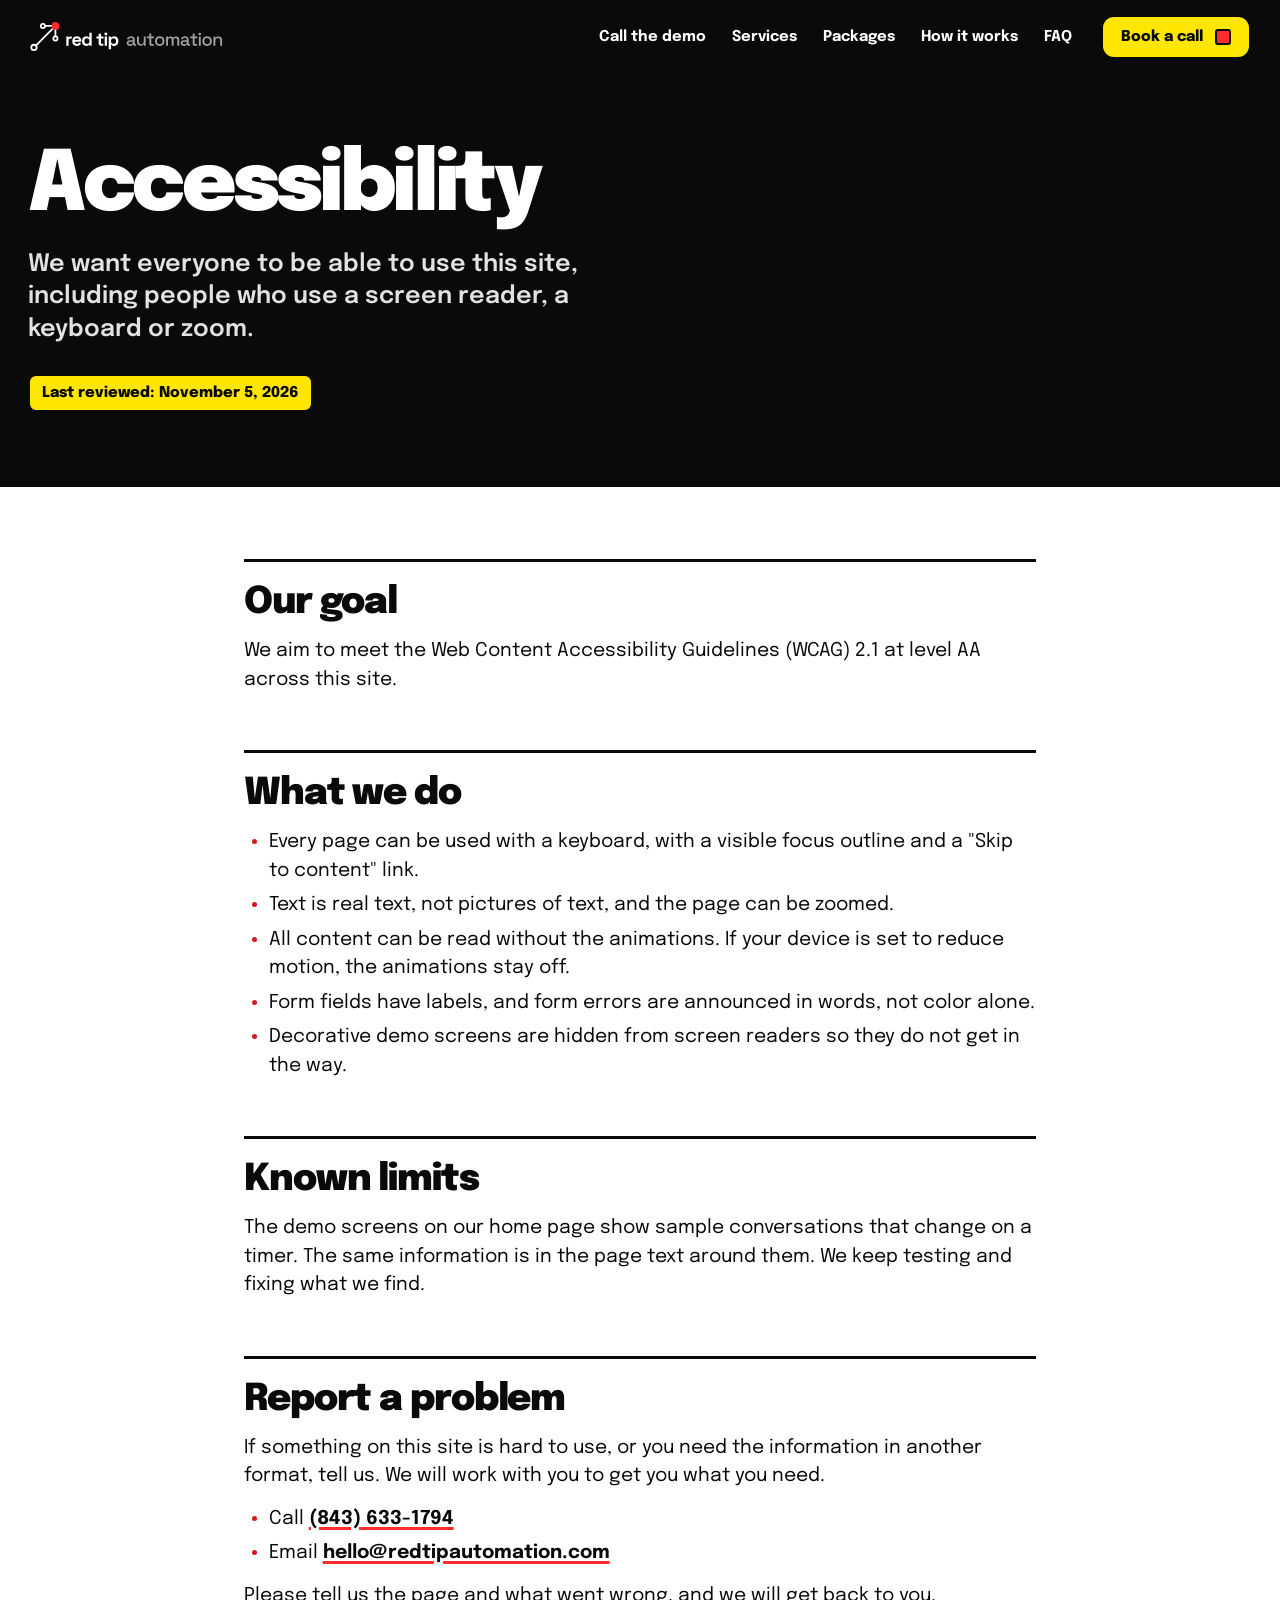
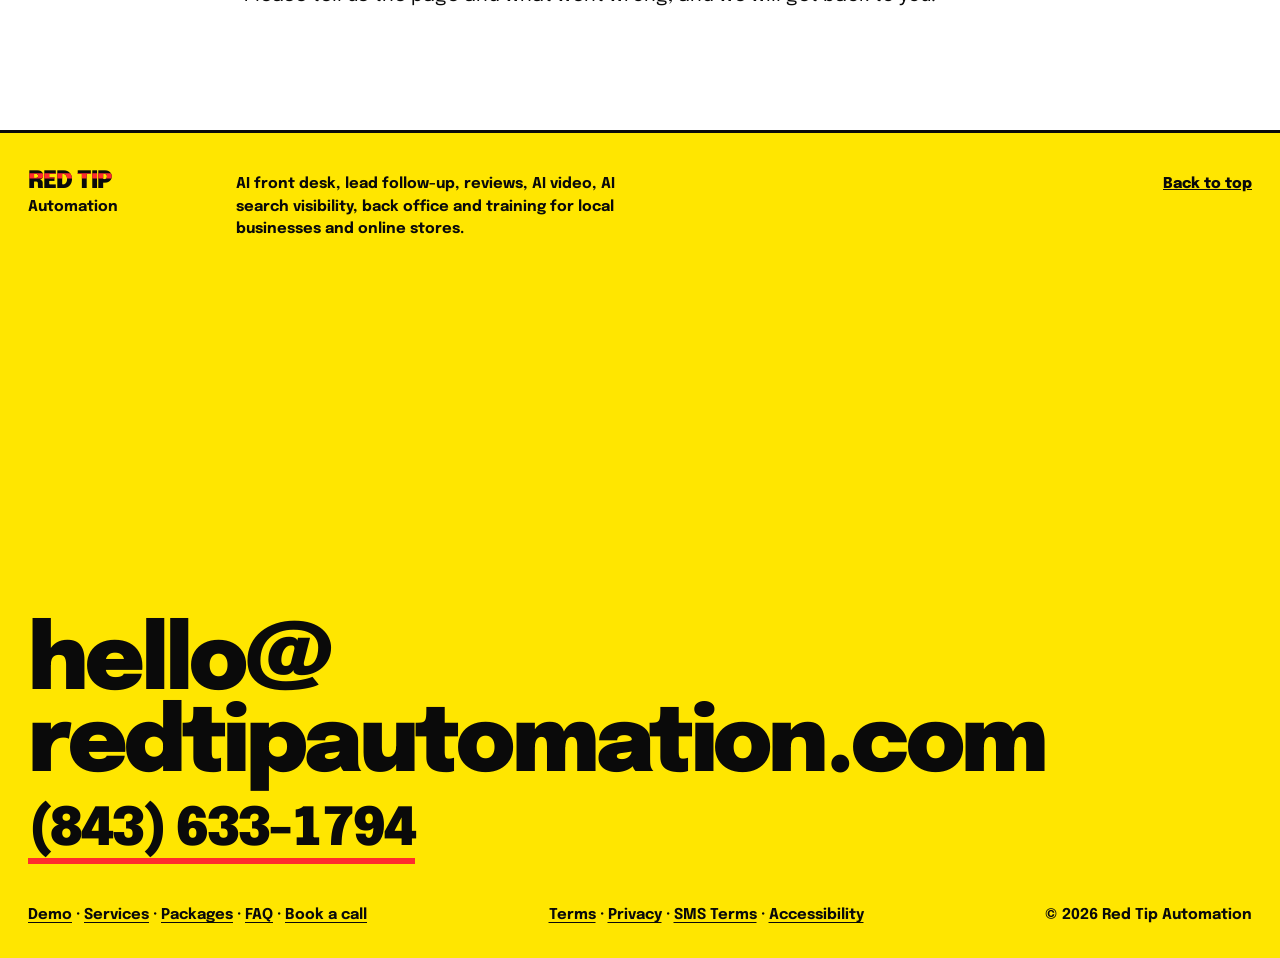
<file: accessibility.html>
<!doctype html>
<html lang="en">
<head>
<meta charset="utf-8">
<meta name="viewport" content="width=device-width, initial-scale=1">
<title>Accessibility | Red Tip Automation</title>
<meta name="description" content="Red Tip Automation accessibility statement: our WCAG 2.1 AA goal and how to report a problem.">

<link rel="canonical" href="https://redtipautomation.com/accessibility.html">
<meta name="theme-color" content="#ff2d2d">
<link rel="icon" href="assets/favicon.svg" type="image/svg+xml">
<link rel="preconnect" href="https://fonts.googleapis.com">
<link rel="preconnect" href="https://fonts.gstatic.com" crossorigin>
<link href="https://fonts.googleapis.com/css2?family=Epilogue:wght@400;500;700;900&display=swap" rel="stylesheet">
<link rel="stylesheet" href="styles.css?v=9">
<script>document.documentElement.classList.add('js')</script>
</head>
<body class="doc-page">
<a class="skip" href="#main">Skip to content</a>

<header class="top" id="top-bar">
  <a class="logo" href="index.html" aria-label="Red Tip Automation, home">
    <svg class="logo-svg" xmlns="http://www.w3.org/2000/svg" viewBox="0 0 659 114" aria-hidden="true" focusable="false"><g fill="none" stroke="currentColor" stroke-width="6.00" stroke-linecap="round" stroke-linejoin="round"><path d="M26.36 85.64 L92.00 20.00"/><path d="M57.00 20.00 H92.00 V55.00"/><circle cx="20.00" cy="92.00" r="9.00"/><circle cx="50.00" cy="20.00" r="7.00"/><circle cx="92.00" cy="62.00" r="7.00"/></g><circle cx="92.00" cy="20.00" r="13.00" class="lg-tip"/><path fill="currentColor" d="M128.34 86.0V55.248000000000005H136.028V58.72H137.144Q137.826 56.86 139.40699999999998 55.992Q140.988 55.123999999999995 143.096 55.123999999999995H146.816V62.068H142.972Q139.996 62.068 138.074 63.649Q136.152 65.23 136.152 68.516V86.0ZM163.904 86.868Q159.316 86.868 155.813 84.91499999999999Q152.31 82.962 150.357 79.39699999999999Q148.404 75.832 148.404 70.996V70.252Q148.404 65.416 150.326 61.851Q152.248 58.286 155.72 56.333Q159.192 54.379999999999995 163.78 54.379999999999995Q168.30599999999998 54.379999999999995 171.654 56.394999999999996Q175.00199999999998 58.41 176.86199999999997 61.974999999999994Q178.72199999999998 65.53999999999999 178.72199999999998 70.252V72.918H156.34Q156.464 76.08 158.696 78.064Q160.928 80.048 164.152 80.048Q167.438 80.048 168.988 78.622Q170.53799999999998 77.196 171.344 75.46000000000001L177.73 78.80799999999999Q176.862 80.42 175.219 82.311Q173.576 84.202 170.848 85.535Q168.12 86.868 163.904 86.868ZM156.402 67.09H170.786Q170.53799999999998 64.424 168.647 62.812000000000005Q166.756 61.2 163.718 61.2Q160.55599999999998 61.2 158.69599999999997 62.812000000000005Q156.83599999999998 64.424 156.402 67.09ZM195.066 86.868Q191.408 86.868 188.21499999999997 85.03899999999999Q185.022 83.21 183.1 79.67599999999999Q181.178 76.142 181.178 71.12V70.128Q181.178 65.106 183.1 61.571999999999996Q185.022 58.038 188.184 56.208999999999996Q191.346 54.379999999999995 195.066 54.379999999999995Q197.856 54.379999999999995 199.747 55.031Q201.638 55.682 202.816 56.674Q203.994 57.666 204.614 58.782H205.73V42.6H213.542V86.0H205.85399999999998V82.28H204.738Q203.684 84.016 201.483 85.44200000000001Q199.28199999999998 86.868 195.066 86.868ZM197.422 80.048Q201.018 80.048 203.43599999999998 77.723Q205.85399999999998 75.398 205.85399999999998 70.934V70.314Q205.85399999999998 65.85 203.46699999999998 63.525Q201.07999999999998 61.2 197.422 61.2Q193.826 61.2 191.408 63.525Q188.98999999999998 65.85 188.98999999999998 70.314V70.934Q188.98999999999998 75.398 191.408 77.723Q193.826 80.048 197.422 80.048ZM243.75 86.0Q240.712 86.0 238.821 84.10900000000001Q236.93 82.218 236.93 79.056V61.696H229.242V55.248000000000005H236.93V45.7H244.742V55.248000000000005H253.174V61.696H244.742V77.69200000000001Q244.742 79.55199999999999 246.478 79.55199999999999H252.43V86.0ZM257.24199999999996 86.0V55.248000000000005H265.054V86.0ZM261.14799999999997 51.652Q259.03999999999996 51.652 257.58299999999997 50.288Q256.126 48.924 256.126 46.692Q256.126 44.46 257.58299999999997 43.096000000000004Q259.03999999999996 41.732 261.14799999999997 41.732Q263.318 41.732 264.74399999999997 43.096000000000004Q266.16999999999996 44.46 266.16999999999996 46.692Q266.16999999999996 48.924 264.74399999999997 50.288Q263.318 51.652 261.14799999999997 51.652ZM270.734 98.4V55.248000000000005H278.422V58.968H279.538Q280.592 57.17 282.82399999999996 55.775Q285.056 54.379999999999995 289.21 54.379999999999995Q292.93 54.379999999999995 296.092 56.208999999999996Q299.254 58.038 301.17600000000004 61.571999999999996Q303.098 65.106 303.098 70.128V71.12Q303.098 76.142 301.17600000000004 79.67599999999999Q299.254 83.21 296.092 85.03899999999999Q292.93 86.868 289.21 86.868Q286.42 86.868 284.529 86.217Q282.63800000000003 85.566 281.491 84.543Q280.344 83.52 279.66200000000003 82.466H278.546V98.4ZM286.854 80.048Q290.512 80.048 292.899 77.723Q295.286 75.398 295.286 70.934V70.314Q295.286 65.85 292.868 63.525Q290.45 61.2 286.854 61.2Q283.258 61.2 280.84000000000003 63.525Q278.422 65.85 278.422 70.314V70.934Q278.422 75.398 280.84000000000003 77.723Q283.258 80.048 286.854 80.048Z"/><path fill="currentColor" opacity=".62" d="M342.14799999999997 86.868Q338.86199999999997 86.868 336.289 85.752Q333.716 84.636 332.197 82.46600000000001Q330.678 80.296 330.678 77.196Q330.678 74.034 332.197 71.957Q333.716 69.88 336.351 68.826Q338.986 67.77199999999999 342.334 67.77199999999999H351.634V65.788Q351.634 63.122 350.022 61.51Q348.40999999999997 59.897999999999996 345.062 59.897999999999996Q341.776 59.897999999999996 340.03999999999996 61.448Q338.304 62.998000000000005 337.746 65.47800000000001L331.794 63.556Q332.538 61.076 334.18100000000004 59.061Q335.824 57.046 338.552 55.806Q341.28 54.566 345.12399999999997 54.566Q351.07599999999996 54.566 354.486 57.604Q357.896 60.641999999999996 357.896 66.22200000000001V78.80799999999999Q357.896 80.668 359.632 80.668H362.236V86.0H357.462Q355.292 86.0 353.928 84.884Q352.56399999999996 83.768 352.56399999999996 81.846V81.66H351.634Q351.138 82.59 350.14599999999996 83.83Q349.154 85.07 347.23199999999997 85.969Q345.31 86.868 342.14799999999997 86.868ZM343.078 81.598Q346.92199999999997 81.598 349.278 79.39699999999999Q351.634 77.196 351.634 73.352V72.732H342.706Q340.164 72.732 338.614 73.81700000000001Q337.06399999999996 74.902 337.06399999999996 77.01Q337.06399999999996 79.118 338.676 80.358Q340.288 81.598 343.078 81.598ZM377.654 86.558Q374.182 86.558 371.454 85.00800000000001Q368.726 83.458 367.176 80.606Q365.626 77.754 365.626 73.786V55.434H372.012V73.352Q372.012 77.32 373.996 79.211Q375.98 81.102 379.514 81.102Q383.42 81.102 385.807 78.467Q388.19399999999996 75.832 388.19399999999996 70.872V55.434H394.58V86.0H388.318V81.412H387.32599999999996Q386.45799999999997 83.272 384.226 84.915Q381.99399999999997 86.558 377.654 86.558ZM412.974 86.0Q410.18399999999997 86.0 408.54099999999994 84.326Q406.89799999999997 82.652 406.89799999999997 79.862V60.828H398.46599999999995V55.434H406.89799999999997V45.328H413.284V55.434H422.39799999999997V60.828H413.284V78.746Q413.284 80.606 415.02 80.606H421.40599999999995V86.0ZM441.722 86.868Q437.134 86.868 433.56899999999996 84.977Q430.00399999999996 83.086 427.95799999999997 79.55199999999999Q425.912 76.018 425.912 71.182V70.252Q425.912 65.416 427.95799999999997 61.913Q430.00399999999996 58.41 433.56899999999996 56.488Q437.134 54.566 441.722 54.566Q446.31 54.566 449.906 56.488Q453.502 58.41 455.548 61.913Q457.594 65.416 457.594 70.252V71.182Q457.594 76.018 455.548 79.55199999999999Q453.502 83.086 449.906 84.977Q446.31 86.868 441.722 86.868ZM441.722 81.164Q445.938 81.164 448.573 78.467Q451.20799999999997 75.77 451.20799999999997 70.996V70.438Q451.20799999999997 65.664 448.604 62.967Q446.0 60.269999999999996 441.722 60.269999999999996Q437.568 60.269999999999996 434.933 62.967Q432.298 65.664 432.298 70.438V70.996Q432.298 75.77 434.933 78.467Q437.568 81.164 441.722 81.164ZM463.03 86.0V55.434H469.292V59.03H470.284Q471.152 57.418 473.07399999999996 56.178Q474.996 54.938 478.282 54.938Q481.692 54.938 483.769 56.333Q485.846 57.728 486.9 59.897999999999996H487.892Q488.94599999999997 57.79 490.961 56.364000000000004Q492.976 54.938 496.69599999999997 54.938Q499.67199999999997 54.938 501.966 56.147000000000006Q504.26 57.356 505.624 59.742999999999995Q506.988 62.129999999999995 506.988 65.664V86.0H500.602V66.16Q500.602 63.370000000000005 499.08299999999997 61.851Q497.56399999999996 60.332 494.774 60.332Q491.798 60.332 490.0 62.254000000000005Q488.202 64.176 488.202 67.77199999999999V86.0H481.816V66.16Q481.816 63.370000000000005 480.29699999999997 61.851Q478.77799999999996 60.332 475.988 60.332Q473.012 60.332 471.214 62.254000000000005Q469.416 64.176 469.416 67.77199999999999V86.0ZM523.15 86.868Q519.864 86.868 517.2909999999999 85.752Q514.718 84.636 513.199 82.46600000000001Q511.68 80.296 511.68 77.196Q511.68 74.034 513.199 71.957Q514.718 69.88 517.353 68.826Q519.9879999999999 67.77199999999999 523.336 67.77199999999999H532.636V65.788Q532.636 63.122 531.024 61.51Q529.412 59.897999999999996 526.064 59.897999999999996Q522.778 59.897999999999996 521.042 61.448Q519.306 62.998000000000005 518.748 65.47800000000001L512.796 63.556Q513.54 61.076 515.183 59.061Q516.826 57.046 519.5540000000001 55.806Q522.282 54.566 526.126 54.566Q532.078 54.566 535.488 57.604Q538.898 60.641999999999996 538.898 66.22200000000001V78.80799999999999Q538.898 80.668 540.634 80.668H543.238V86.0H538.4639999999999Q536.294 86.0 534.9300000000001 84.884Q533.566 83.768 533.566 81.846V81.66H532.636Q532.14 82.59 531.1479999999999 83.83Q530.156 85.07 528.2339999999999 85.969Q526.312 86.868 523.15 86.868ZM524.08 81.598Q527.924 81.598 530.28 79.39699999999999Q532.636 77.196 532.636 73.352V72.732H523.708Q521.166 72.732 519.616 73.81700000000001Q518.066 74.902 518.066 77.01Q518.066 79.118 519.678 80.358Q521.29 81.598 524.08 81.598ZM558.408 86.0Q555.618 86.0 553.975 84.326Q552.332 82.652 552.332 79.862V60.828H543.9V55.434H552.332V45.328H558.718V55.434H567.832V60.828H558.718V78.746Q558.718 80.606 560.454 80.606H566.84V86.0ZM572.834 86.0V55.434H579.2199999999999V86.0ZM576.058 51.28Q574.198 51.28 572.9269999999999 50.071Q571.656 48.862 571.656 46.94Q571.656 45.018 572.9269999999999 43.809Q574.198 42.6 576.058 42.6Q577.98 42.6 579.22 43.809Q580.4599999999999 45.018 580.4599999999999 46.94Q580.4599999999999 48.862 579.22 50.071Q577.98 51.28 576.058 51.28ZM600.5279999999999 86.868Q595.9399999999999 86.868 592.375 84.977Q588.81 83.086 586.7639999999999 79.55199999999999Q584.718 76.018 584.718 71.182V70.252Q584.718 65.416 586.7639999999999 61.913Q588.81 58.41 592.375 56.488Q595.9399999999999 54.566 600.5279999999999 54.566Q605.1159999999999 54.566 608.7119999999999 56.488Q612.3079999999999 58.41 614.3539999999998 61.913Q616.3999999999999 65.416 616.3999999999999 70.252V71.182Q616.3999999999999 76.018 614.3539999999998 79.55199999999999Q612.3079999999999 83.086 608.7119999999999 84.977Q605.1159999999999 86.868 600.5279999999999 86.868ZM600.5279999999999 81.164Q604.7439999999999 81.164 607.3789999999999 78.467Q610.0139999999999 75.77 610.0139999999999 70.996V70.438Q610.0139999999999 65.664 607.4099999999999 62.967Q604.8059999999999 60.269999999999996 600.5279999999999 60.269999999999996Q596.3739999999999 60.269999999999996 593.7389999999999 62.967Q591.1039999999999 65.664 591.1039999999999 70.438V70.996Q591.1039999999999 75.77 593.7389999999999 78.467Q596.3739999999999 81.164 600.5279999999999 81.164ZM621.8359999999999 86.0V55.434H628.098V60.022H629.0899999999999Q629.9579999999999 58.162 632.1899999999998 56.55Q634.4219999999999 54.938 638.824 54.938Q642.2959999999999 54.938 644.9929999999999 56.488Q647.6899999999999 58.038 649.24 60.858999999999995Q650.79 63.68 650.79 67.648V86.0H644.4039999999999V68.144Q644.4039999999999 64.176 642.4199999999998 62.285000000000004Q640.4359999999999 60.394000000000005 636.9639999999999 60.394000000000005Q632.9959999999999 60.394000000000005 630.6089999999999 62.998000000000005Q628.2219999999999 65.602 628.2219999999999 70.562V86.0Z"/></svg>
  </a>
  <nav aria-label="Main">
    <a href="index.html#demo">Call the demo</a>
    <a href="index.html#services">Services</a>
    <a href="index.html#packages">Packages</a>
    <a href="index.html#how">How it works</a>
    <a href="faq.html">FAQ</a>
  </nav>
  <a class="btn btn-sm" href="index.html#book">Book a call</a>
</header>

<main id="main">

<section class="doc-hero" data-ink="#ffffff" data-tip="#ff2d2d" aria-labelledby="doc-h">
  <h1 id="doc-h">Accessibility</h1>
  <p class="lead">We want everyone to be able to use this site, including people who use a screen reader, a keyboard or zoom.</p>
  <p class="doc-meta">Last reviewed: November 5, 2026</p>
</section>

<section class="doc" data-ink="#0a0a0a" data-tip="#ff2d2d" aria-label="Accessibility statement">
  <div class="doc-in prose">
    <h2 id="our-goal">Our goal</h2>
    <p>We aim to meet the Web Content Accessibility Guidelines (WCAG) 2.1 at level AA across this site.</p>

    <h2 id="what-we-do">What we do</h2>
    <ul>
      <li>Every page can be used with a keyboard, with a visible focus outline and a "Skip to content" link.</li>
      <li>Text is real text, not pictures of text, and the page can be zoomed.</li>
      <li>All content can be read without the animations. If your device is set to reduce motion, the animations stay off.</li>
      <li>Form fields have labels, and form errors are announced in words, not color alone.</li>
      <li>Decorative demo screens are hidden from screen readers so they do not get in the way.</li>
    </ul>

    <h2 id="known-limits">Known limits</h2>
    <p>The demo screens on our home page show sample conversations that change on a timer. The same information is in the page text around them. We keep testing and fixing what we find.</p>

    <h2 id="report-a-problem">Report a problem</h2>
    <p>If something on this site is hard to use, or you need the information in another format, tell us. We will work with you to get you what you need.</p>
    <ul>
      <li>Call <a href="tel:+18436331794">(843) 633-1794</a></li>
      <li>Email <a href="mailto:hello@redtipautomation.com">hello@redtipautomation.com</a></li>
    </ul>
    <p>Please tell us the page and what went wrong, and we will get back to you.</p>
  </div>
</section>

</main>

<footer class="foot" data-ink="#0b1026" data-tip="#ff2d2d">
  <div class="foot-row">
    <p><span class="mark" data-text="RED TIP">RED TIP</span> Automation</p>
    <p>AI front desk, lead follow-up, reviews, AI video, AI search visibility, back office and training for local businesses and online stores.</p>
    <a class="to-top" href="#main">Back to top</a>
  </div>
  
  <div class="foot-contact">
    <a class="foot-mail" href="mailto:hello@redtipautomation.com">hello@<br>redtipautomation.com</a>
    <a class="foot-phone" href="tel:+18436331794">(843) 633-1794</a>
  </div>
  <div class="foot-meta">
    <p><a href="index.html#demo">Demo</a> · <a href="index.html#services">Services</a> · <a href="index.html#packages">Packages</a> · <a href="faq.html">FAQ</a> · <a href="index.html#book">Book a call</a></p>
    <p><a href="terms.html">Terms</a> · <a href="privacy.html">Privacy</a> · <a href="sms-terms.html">SMS Terms</a> · <a href="accessibility.html">Accessibility</a></p>
    <p>&copy; 2026 Red Tip Automation</p>
  </div>
</footer>

<script src="main.js?v=8" defer></script>
</body>
</html>
</file>
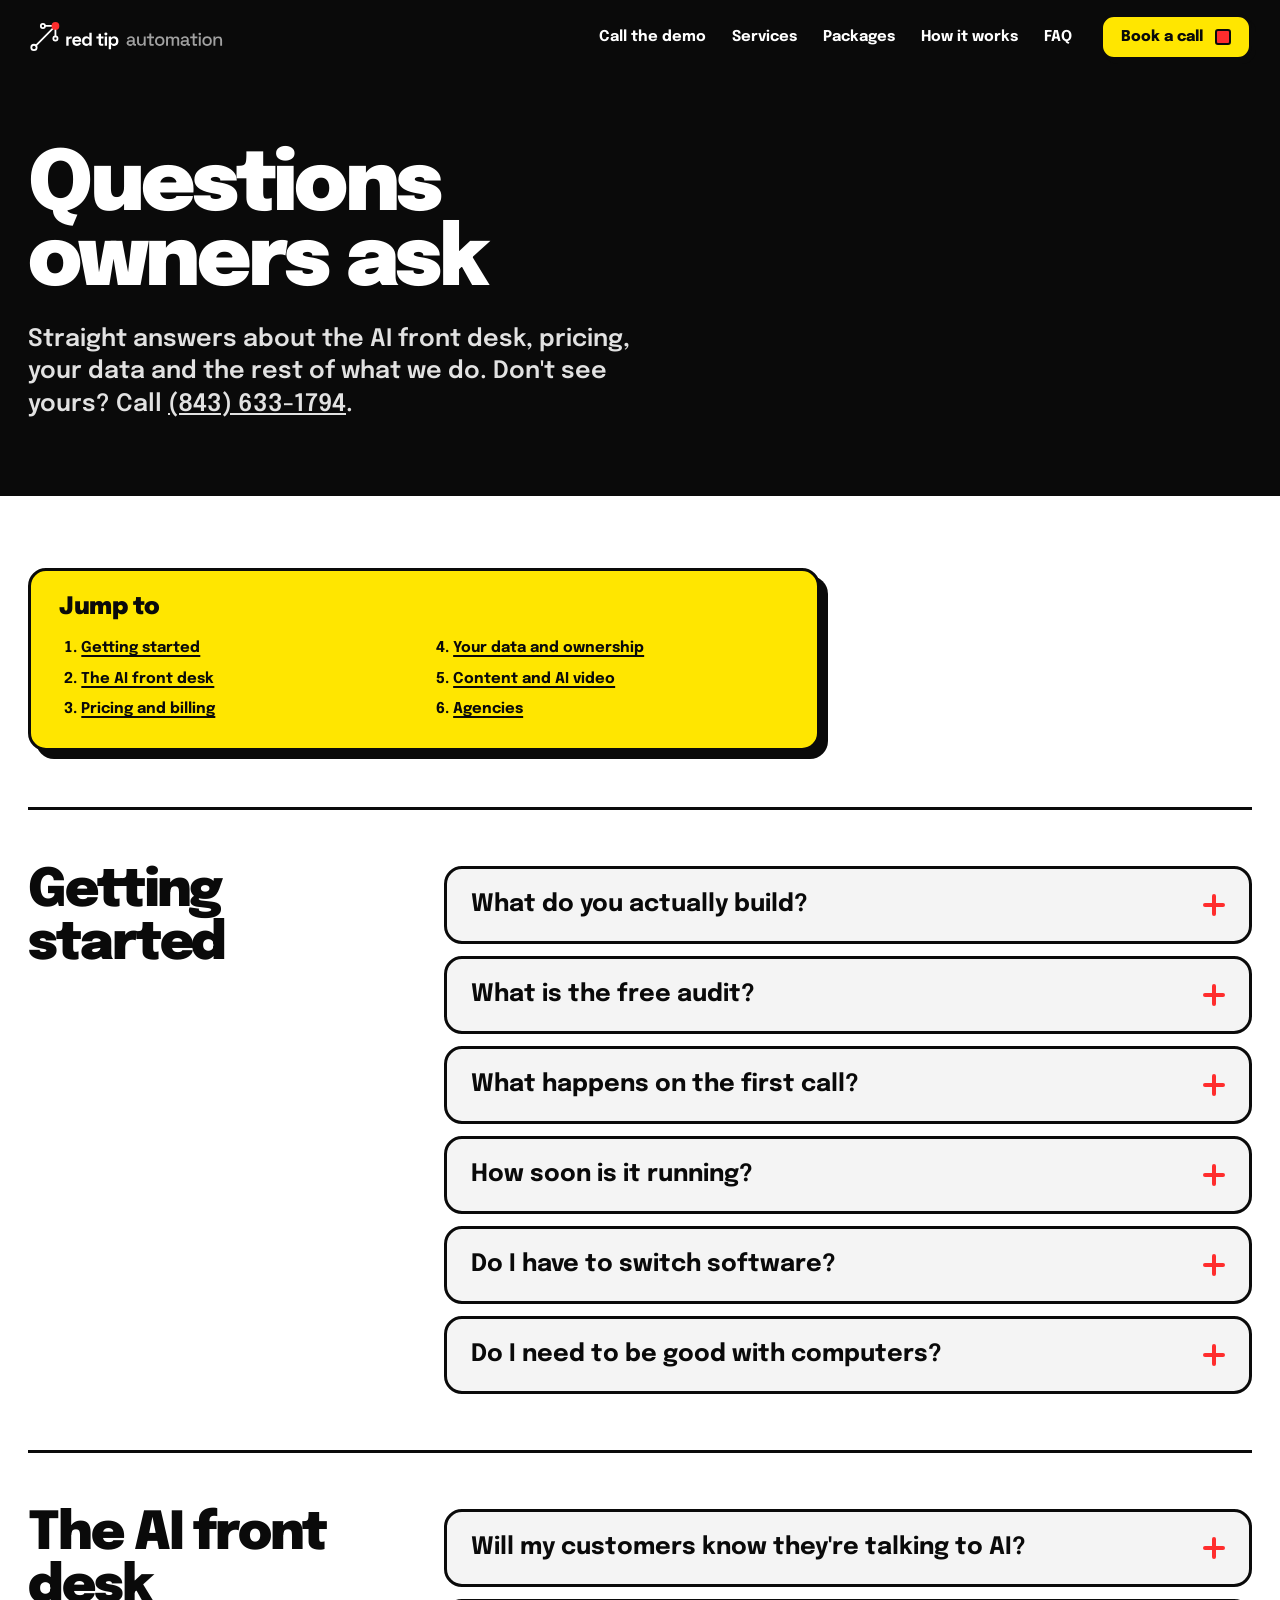
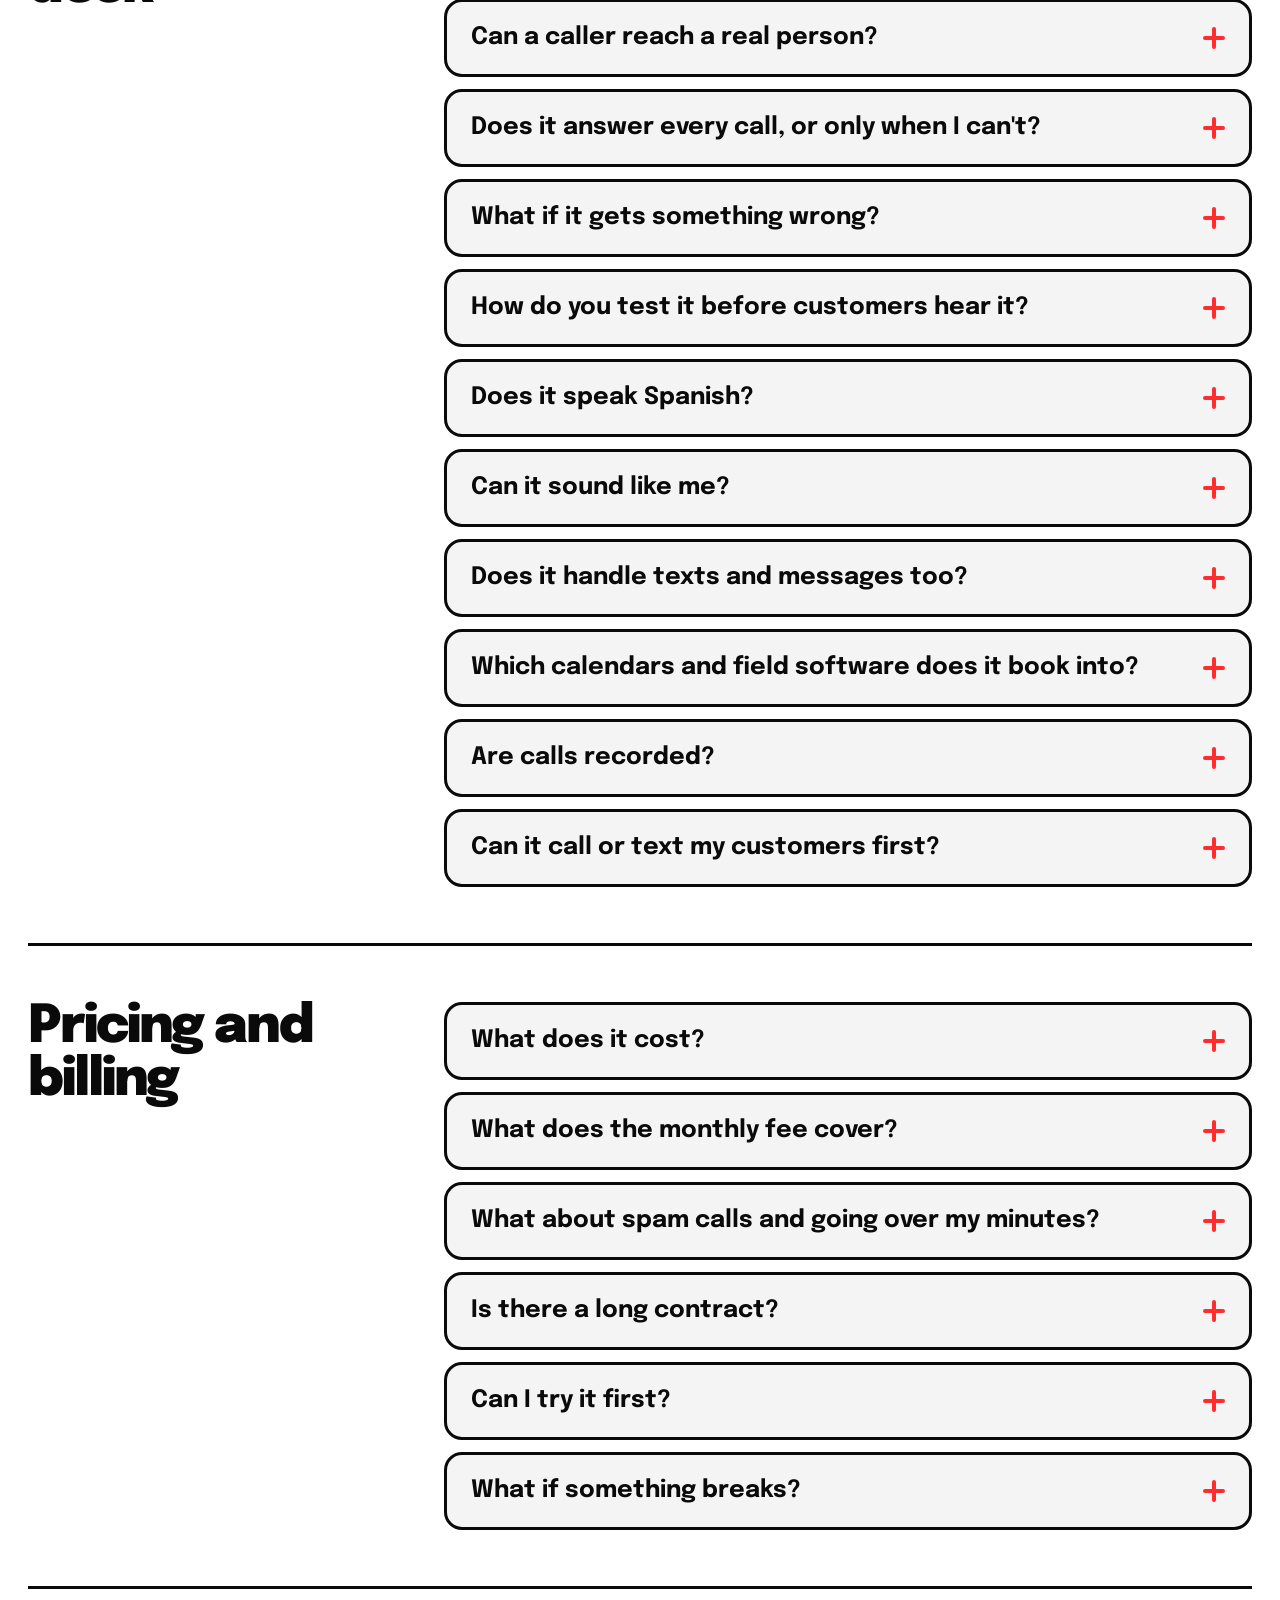
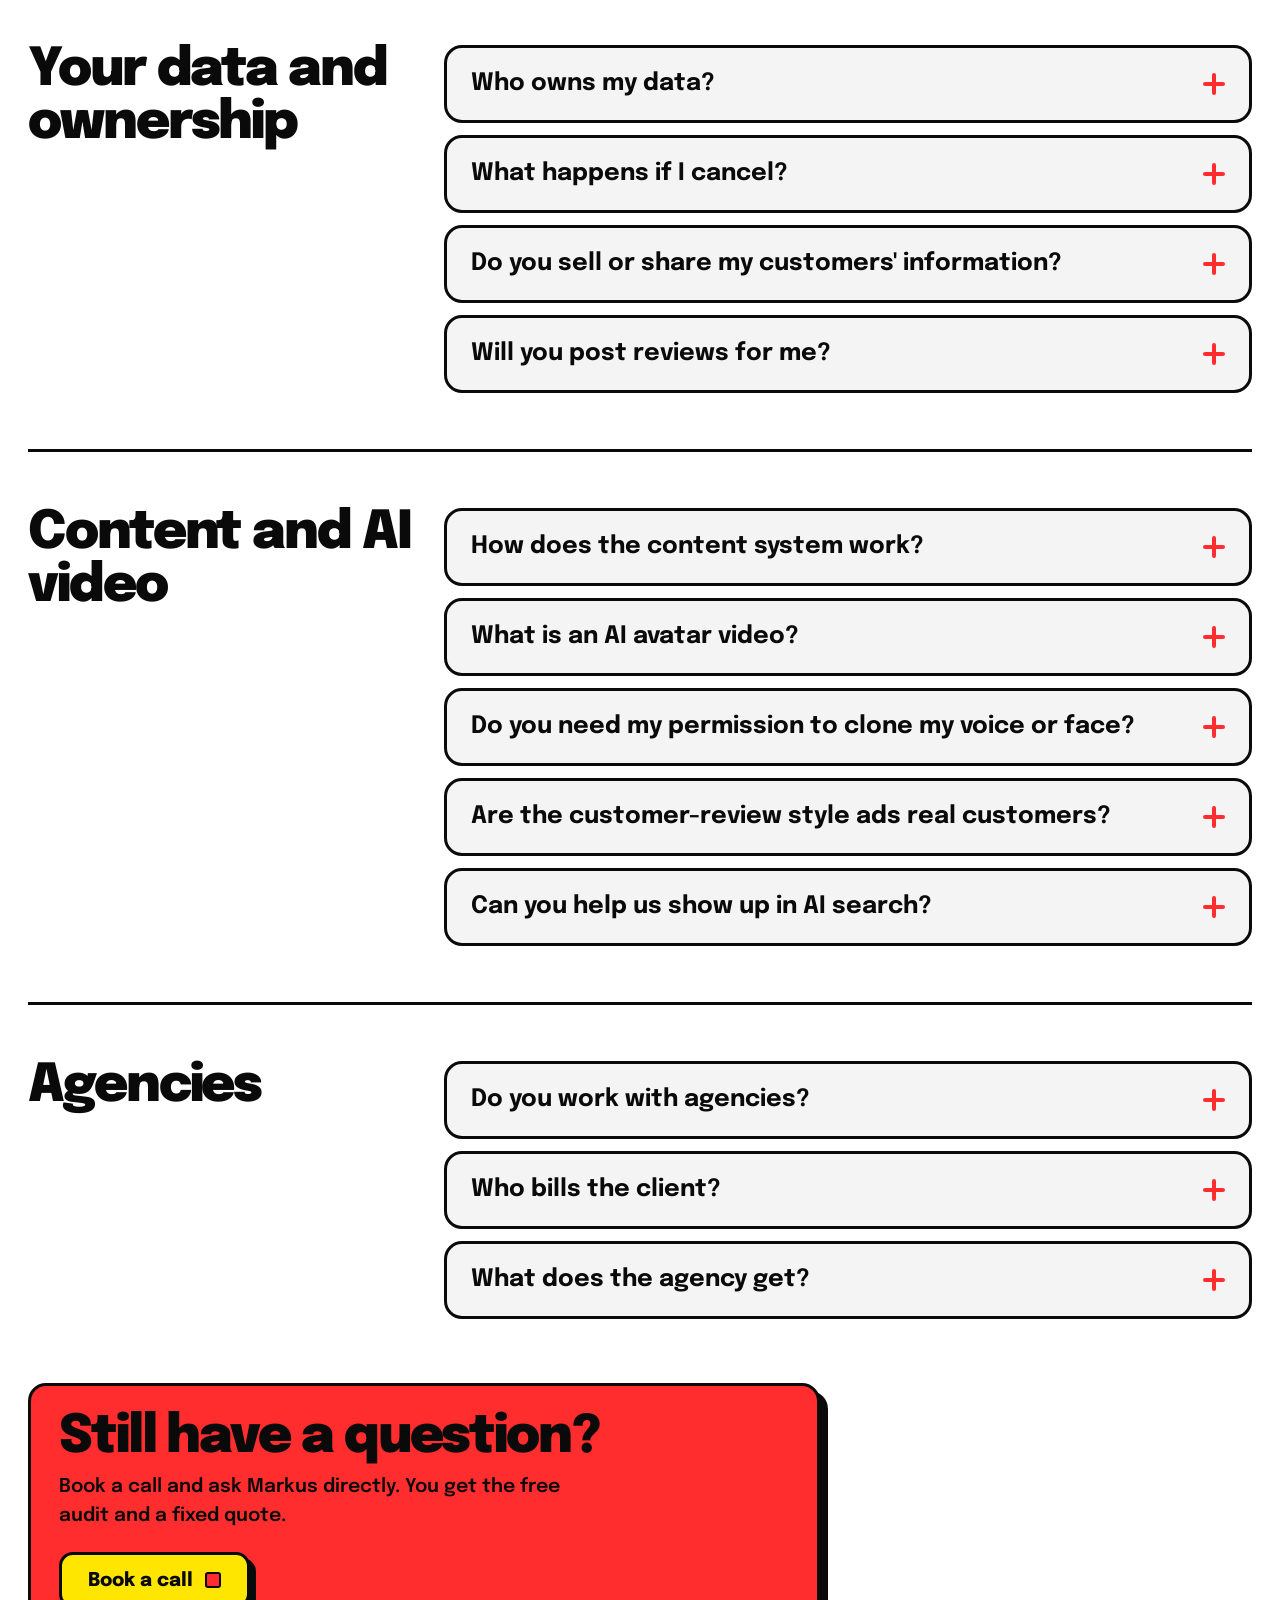
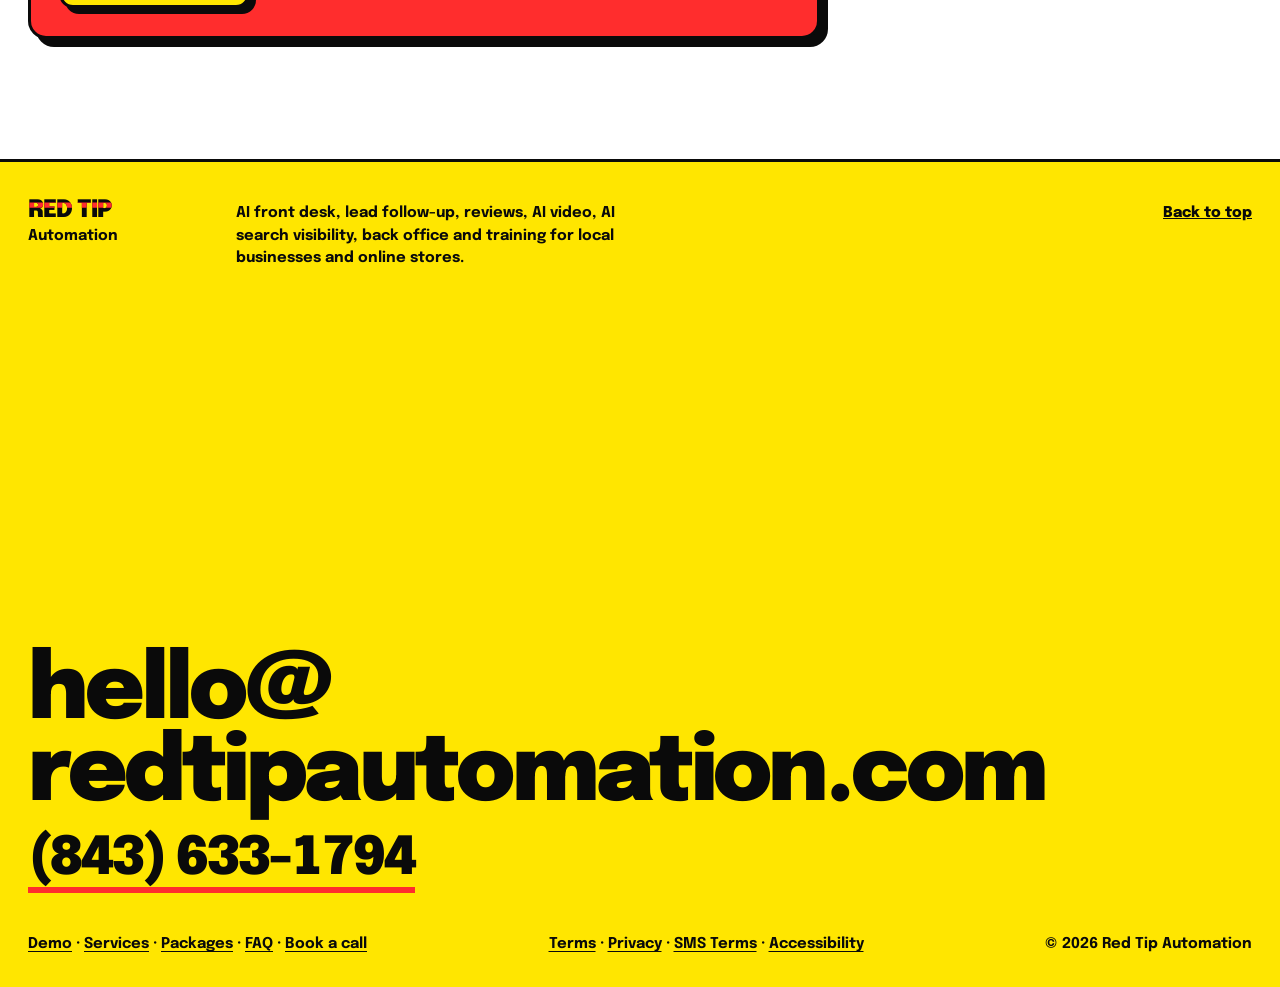
<file: faq.html>
<!doctype html>
<html lang="en">
<head>
<meta charset="utf-8">
<meta name="viewport" content="width=device-width, initial-scale=1">
<title>FAQ | Red Tip Automation</title>
<meta name="description" content="Answers to the questions owners ask Red Tip Automation about the AI front desk, pricing, data ownership, AI video and agency work.">

<link rel="canonical" href="https://redtipautomation.com/faq.html">
<meta name="theme-color" content="#ff2d2d">
<link rel="icon" href="assets/favicon.svg" type="image/svg+xml">
<link rel="preconnect" href="https://fonts.googleapis.com">
<link rel="preconnect" href="https://fonts.gstatic.com" crossorigin>
<link href="https://fonts.googleapis.com/css2?family=Epilogue:wght@400;500;700;900&display=swap" rel="stylesheet">
<link rel="stylesheet" href="styles.css?v=9">
<script>document.documentElement.classList.add('js')</script>
</head>
<body class="doc-page">
<a class="skip" href="#main">Skip to content</a>

<header class="top" id="top-bar">
  <a class="logo" href="index.html" aria-label="Red Tip Automation, home">
    <svg class="logo-svg" xmlns="http://www.w3.org/2000/svg" viewBox="0 0 659 114" aria-hidden="true" focusable="false"><g fill="none" stroke="currentColor" stroke-width="6.00" stroke-linecap="round" stroke-linejoin="round"><path d="M26.36 85.64 L92.00 20.00"/><path d="M57.00 20.00 H92.00 V55.00"/><circle cx="20.00" cy="92.00" r="9.00"/><circle cx="50.00" cy="20.00" r="7.00"/><circle cx="92.00" cy="62.00" r="7.00"/></g><circle cx="92.00" cy="20.00" r="13.00" class="lg-tip"/><path fill="currentColor" d="M128.34 86.0V55.248000000000005H136.028V58.72H137.144Q137.826 56.86 139.40699999999998 55.992Q140.988 55.123999999999995 143.096 55.123999999999995H146.816V62.068H142.972Q139.996 62.068 138.074 63.649Q136.152 65.23 136.152 68.516V86.0ZM163.904 86.868Q159.316 86.868 155.813 84.91499999999999Q152.31 82.962 150.357 79.39699999999999Q148.404 75.832 148.404 70.996V70.252Q148.404 65.416 150.326 61.851Q152.248 58.286 155.72 56.333Q159.192 54.379999999999995 163.78 54.379999999999995Q168.30599999999998 54.379999999999995 171.654 56.394999999999996Q175.00199999999998 58.41 176.86199999999997 61.974999999999994Q178.72199999999998 65.53999999999999 178.72199999999998 70.252V72.918H156.34Q156.464 76.08 158.696 78.064Q160.928 80.048 164.152 80.048Q167.438 80.048 168.988 78.622Q170.53799999999998 77.196 171.344 75.46000000000001L177.73 78.80799999999999Q176.862 80.42 175.219 82.311Q173.576 84.202 170.848 85.535Q168.12 86.868 163.904 86.868ZM156.402 67.09H170.786Q170.53799999999998 64.424 168.647 62.812000000000005Q166.756 61.2 163.718 61.2Q160.55599999999998 61.2 158.69599999999997 62.812000000000005Q156.83599999999998 64.424 156.402 67.09ZM195.066 86.868Q191.408 86.868 188.21499999999997 85.03899999999999Q185.022 83.21 183.1 79.67599999999999Q181.178 76.142 181.178 71.12V70.128Q181.178 65.106 183.1 61.571999999999996Q185.022 58.038 188.184 56.208999999999996Q191.346 54.379999999999995 195.066 54.379999999999995Q197.856 54.379999999999995 199.747 55.031Q201.638 55.682 202.816 56.674Q203.994 57.666 204.614 58.782H205.73V42.6H213.542V86.0H205.85399999999998V82.28H204.738Q203.684 84.016 201.483 85.44200000000001Q199.28199999999998 86.868 195.066 86.868ZM197.422 80.048Q201.018 80.048 203.43599999999998 77.723Q205.85399999999998 75.398 205.85399999999998 70.934V70.314Q205.85399999999998 65.85 203.46699999999998 63.525Q201.07999999999998 61.2 197.422 61.2Q193.826 61.2 191.408 63.525Q188.98999999999998 65.85 188.98999999999998 70.314V70.934Q188.98999999999998 75.398 191.408 77.723Q193.826 80.048 197.422 80.048ZM243.75 86.0Q240.712 86.0 238.821 84.10900000000001Q236.93 82.218 236.93 79.056V61.696H229.242V55.248000000000005H236.93V45.7H244.742V55.248000000000005H253.174V61.696H244.742V77.69200000000001Q244.742 79.55199999999999 246.478 79.55199999999999H252.43V86.0ZM257.24199999999996 86.0V55.248000000000005H265.054V86.0ZM261.14799999999997 51.652Q259.03999999999996 51.652 257.58299999999997 50.288Q256.126 48.924 256.126 46.692Q256.126 44.46 257.58299999999997 43.096000000000004Q259.03999999999996 41.732 261.14799999999997 41.732Q263.318 41.732 264.74399999999997 43.096000000000004Q266.16999999999996 44.46 266.16999999999996 46.692Q266.16999999999996 48.924 264.74399999999997 50.288Q263.318 51.652 261.14799999999997 51.652ZM270.734 98.4V55.248000000000005H278.422V58.968H279.538Q280.592 57.17 282.82399999999996 55.775Q285.056 54.379999999999995 289.21 54.379999999999995Q292.93 54.379999999999995 296.092 56.208999999999996Q299.254 58.038 301.17600000000004 61.571999999999996Q303.098 65.106 303.098 70.128V71.12Q303.098 76.142 301.17600000000004 79.67599999999999Q299.254 83.21 296.092 85.03899999999999Q292.93 86.868 289.21 86.868Q286.42 86.868 284.529 86.217Q282.63800000000003 85.566 281.491 84.543Q280.344 83.52 279.66200000000003 82.466H278.546V98.4ZM286.854 80.048Q290.512 80.048 292.899 77.723Q295.286 75.398 295.286 70.934V70.314Q295.286 65.85 292.868 63.525Q290.45 61.2 286.854 61.2Q283.258 61.2 280.84000000000003 63.525Q278.422 65.85 278.422 70.314V70.934Q278.422 75.398 280.84000000000003 77.723Q283.258 80.048 286.854 80.048Z"/><path fill="currentColor" opacity=".62" d="M342.14799999999997 86.868Q338.86199999999997 86.868 336.289 85.752Q333.716 84.636 332.197 82.46600000000001Q330.678 80.296 330.678 77.196Q330.678 74.034 332.197 71.957Q333.716 69.88 336.351 68.826Q338.986 67.77199999999999 342.334 67.77199999999999H351.634V65.788Q351.634 63.122 350.022 61.51Q348.40999999999997 59.897999999999996 345.062 59.897999999999996Q341.776 59.897999999999996 340.03999999999996 61.448Q338.304 62.998000000000005 337.746 65.47800000000001L331.794 63.556Q332.538 61.076 334.18100000000004 59.061Q335.824 57.046 338.552 55.806Q341.28 54.566 345.12399999999997 54.566Q351.07599999999996 54.566 354.486 57.604Q357.896 60.641999999999996 357.896 66.22200000000001V78.80799999999999Q357.896 80.668 359.632 80.668H362.236V86.0H357.462Q355.292 86.0 353.928 84.884Q352.56399999999996 83.768 352.56399999999996 81.846V81.66H351.634Q351.138 82.59 350.14599999999996 83.83Q349.154 85.07 347.23199999999997 85.969Q345.31 86.868 342.14799999999997 86.868ZM343.078 81.598Q346.92199999999997 81.598 349.278 79.39699999999999Q351.634 77.196 351.634 73.352V72.732H342.706Q340.164 72.732 338.614 73.81700000000001Q337.06399999999996 74.902 337.06399999999996 77.01Q337.06399999999996 79.118 338.676 80.358Q340.288 81.598 343.078 81.598ZM377.654 86.558Q374.182 86.558 371.454 85.00800000000001Q368.726 83.458 367.176 80.606Q365.626 77.754 365.626 73.786V55.434H372.012V73.352Q372.012 77.32 373.996 79.211Q375.98 81.102 379.514 81.102Q383.42 81.102 385.807 78.467Q388.19399999999996 75.832 388.19399999999996 70.872V55.434H394.58V86.0H388.318V81.412H387.32599999999996Q386.45799999999997 83.272 384.226 84.915Q381.99399999999997 86.558 377.654 86.558ZM412.974 86.0Q410.18399999999997 86.0 408.54099999999994 84.326Q406.89799999999997 82.652 406.89799999999997 79.862V60.828H398.46599999999995V55.434H406.89799999999997V45.328H413.284V55.434H422.39799999999997V60.828H413.284V78.746Q413.284 80.606 415.02 80.606H421.40599999999995V86.0ZM441.722 86.868Q437.134 86.868 433.56899999999996 84.977Q430.00399999999996 83.086 427.95799999999997 79.55199999999999Q425.912 76.018 425.912 71.182V70.252Q425.912 65.416 427.95799999999997 61.913Q430.00399999999996 58.41 433.56899999999996 56.488Q437.134 54.566 441.722 54.566Q446.31 54.566 449.906 56.488Q453.502 58.41 455.548 61.913Q457.594 65.416 457.594 70.252V71.182Q457.594 76.018 455.548 79.55199999999999Q453.502 83.086 449.906 84.977Q446.31 86.868 441.722 86.868ZM441.722 81.164Q445.938 81.164 448.573 78.467Q451.20799999999997 75.77 451.20799999999997 70.996V70.438Q451.20799999999997 65.664 448.604 62.967Q446.0 60.269999999999996 441.722 60.269999999999996Q437.568 60.269999999999996 434.933 62.967Q432.298 65.664 432.298 70.438V70.996Q432.298 75.77 434.933 78.467Q437.568 81.164 441.722 81.164ZM463.03 86.0V55.434H469.292V59.03H470.284Q471.152 57.418 473.07399999999996 56.178Q474.996 54.938 478.282 54.938Q481.692 54.938 483.769 56.333Q485.846 57.728 486.9 59.897999999999996H487.892Q488.94599999999997 57.79 490.961 56.364000000000004Q492.976 54.938 496.69599999999997 54.938Q499.67199999999997 54.938 501.966 56.147000000000006Q504.26 57.356 505.624 59.742999999999995Q506.988 62.129999999999995 506.988 65.664V86.0H500.602V66.16Q500.602 63.370000000000005 499.08299999999997 61.851Q497.56399999999996 60.332 494.774 60.332Q491.798 60.332 490.0 62.254000000000005Q488.202 64.176 488.202 67.77199999999999V86.0H481.816V66.16Q481.816 63.370000000000005 480.29699999999997 61.851Q478.77799999999996 60.332 475.988 60.332Q473.012 60.332 471.214 62.254000000000005Q469.416 64.176 469.416 67.77199999999999V86.0ZM523.15 86.868Q519.864 86.868 517.2909999999999 85.752Q514.718 84.636 513.199 82.46600000000001Q511.68 80.296 511.68 77.196Q511.68 74.034 513.199 71.957Q514.718 69.88 517.353 68.826Q519.9879999999999 67.77199999999999 523.336 67.77199999999999H532.636V65.788Q532.636 63.122 531.024 61.51Q529.412 59.897999999999996 526.064 59.897999999999996Q522.778 59.897999999999996 521.042 61.448Q519.306 62.998000000000005 518.748 65.47800000000001L512.796 63.556Q513.54 61.076 515.183 59.061Q516.826 57.046 519.5540000000001 55.806Q522.282 54.566 526.126 54.566Q532.078 54.566 535.488 57.604Q538.898 60.641999999999996 538.898 66.22200000000001V78.80799999999999Q538.898 80.668 540.634 80.668H543.238V86.0H538.4639999999999Q536.294 86.0 534.9300000000001 84.884Q533.566 83.768 533.566 81.846V81.66H532.636Q532.14 82.59 531.1479999999999 83.83Q530.156 85.07 528.2339999999999 85.969Q526.312 86.868 523.15 86.868ZM524.08 81.598Q527.924 81.598 530.28 79.39699999999999Q532.636 77.196 532.636 73.352V72.732H523.708Q521.166 72.732 519.616 73.81700000000001Q518.066 74.902 518.066 77.01Q518.066 79.118 519.678 80.358Q521.29 81.598 524.08 81.598ZM558.408 86.0Q555.618 86.0 553.975 84.326Q552.332 82.652 552.332 79.862V60.828H543.9V55.434H552.332V45.328H558.718V55.434H567.832V60.828H558.718V78.746Q558.718 80.606 560.454 80.606H566.84V86.0ZM572.834 86.0V55.434H579.2199999999999V86.0ZM576.058 51.28Q574.198 51.28 572.9269999999999 50.071Q571.656 48.862 571.656 46.94Q571.656 45.018 572.9269999999999 43.809Q574.198 42.6 576.058 42.6Q577.98 42.6 579.22 43.809Q580.4599999999999 45.018 580.4599999999999 46.94Q580.4599999999999 48.862 579.22 50.071Q577.98 51.28 576.058 51.28ZM600.5279999999999 86.868Q595.9399999999999 86.868 592.375 84.977Q588.81 83.086 586.7639999999999 79.55199999999999Q584.718 76.018 584.718 71.182V70.252Q584.718 65.416 586.7639999999999 61.913Q588.81 58.41 592.375 56.488Q595.9399999999999 54.566 600.5279999999999 54.566Q605.1159999999999 54.566 608.7119999999999 56.488Q612.3079999999999 58.41 614.3539999999998 61.913Q616.3999999999999 65.416 616.3999999999999 70.252V71.182Q616.3999999999999 76.018 614.3539999999998 79.55199999999999Q612.3079999999999 83.086 608.7119999999999 84.977Q605.1159999999999 86.868 600.5279999999999 86.868ZM600.5279999999999 81.164Q604.7439999999999 81.164 607.3789999999999 78.467Q610.0139999999999 75.77 610.0139999999999 70.996V70.438Q610.0139999999999 65.664 607.4099999999999 62.967Q604.8059999999999 60.269999999999996 600.5279999999999 60.269999999999996Q596.3739999999999 60.269999999999996 593.7389999999999 62.967Q591.1039999999999 65.664 591.1039999999999 70.438V70.996Q591.1039999999999 75.77 593.7389999999999 78.467Q596.3739999999999 81.164 600.5279999999999 81.164ZM621.8359999999999 86.0V55.434H628.098V60.022H629.0899999999999Q629.9579999999999 58.162 632.1899999999998 56.55Q634.4219999999999 54.938 638.824 54.938Q642.2959999999999 54.938 644.9929999999999 56.488Q647.6899999999999 58.038 649.24 60.858999999999995Q650.79 63.68 650.79 67.648V86.0H644.4039999999999V68.144Q644.4039999999999 64.176 642.4199999999998 62.285000000000004Q640.4359999999999 60.394000000000005 636.9639999999999 60.394000000000005Q632.9959999999999 60.394000000000005 630.6089999999999 62.998000000000005Q628.2219999999999 65.602 628.2219999999999 70.562V86.0Z"/></svg>
  </a>
  <nav aria-label="Main">
    <a href="index.html#demo">Call the demo</a>
    <a href="index.html#services">Services</a>
    <a href="index.html#packages">Packages</a>
    <a href="index.html#how">How it works</a>
    <a href="faq.html" aria-current="page">FAQ</a>
  </nav>
  <a class="btn btn-sm" href="index.html#book">Book a call</a>
</header>

<main id="main">

<section class="doc-hero" data-ink="#ffffff" data-tip="#ff2d2d" aria-labelledby="doc-h">
  <h1 id="doc-h">Questions owners ask</h1>
  <p class="lead">Straight answers about the AI front desk, pricing, your data and the rest of what we do. Don't see yours? Call <a href="tel:+18436331794">(843) 633-1794</a>.</p>
</section>

<div class="faq-doc" data-ink="#0a0a0a" data-tip="#ff2d2d">
  <nav class="toc" aria-labelledby="toc-h">
    <h2 id="toc-h">Jump to</h2>
    <ol>
      <li><a href="#getting-started">Getting started</a></li>
      <li><a href="#the-ai-front-desk">The AI front desk</a></li>
      <li><a href="#pricing-and-billing">Pricing and billing</a></li>
      <li><a href="#your-data-and-ownership">Your data and ownership</a></li>
      <li><a href="#content-and-ai-video">Content and AI video</a></li>
      <li><a href="#agencies">Agencies</a></li>
    </ol>
  </nav>
  <section class="faq-group" aria-labelledby="getting-started">
    <h2 id="getting-started">Getting started</h2>
    <div class="qs">
      <details><summary>What do you actually build?<i></i></summary><div class="ans"><p>Systems that answer your phone, follow up with leads, ask for reviews, make your content and handle paperwork. Most owners start with the AI front desk, because missed calls cost them the most. You can add the rest later, one piece at a time.</p></div></details>
      <details><summary>What is the free audit?<i></i></summary><div class="ans"><p>We call your business after hours to see what a customer gets. We check your reviews, your Google profile and what AI search says about you. Then we send you a short video of what we found. It costs nothing and you are not signing up for anything.</p></div></details>
      <details><summary>What happens on the first call?<i></i></summary><div class="ans"><p>We talk about where jobs are slipping away, what we would build, what it costs and how long it takes. You get a fixed quote before anything is built.</p></div></details>
      <details><summary>How soon is it running?<i></i></summary><div class="ans"><p>Most builds go live 7 to 14 days after the first call, depending on how many tools we connect.</p></div></details>
      <details><summary>Do I have to switch software?<i></i></summary><div class="ans"><p>Usually not. We connect to the phone line, calendar, CRM, field software and store you already use, and everything stays in your own accounts.</p></div></details>
      <details><summary>Do I need to be good with computers?<i></i></summary><div class="ans"><p>No. We do the setup, testing and tuning. You tell us how you want calls handled, call in to try it, and read a short text summary every Monday.</p></div></details>
    </div>
  </section>
  <section class="faq-group" aria-labelledby="the-ai-front-desk">
    <h2 id="the-ai-front-desk">The AI front desk</h2>
    <div class="qs">
      <details><summary>Will my customers know they're talking to AI?<i></i></summary><div class="ans"><p>It answers in your business name, in a natural voice, using your prices, hours and policies. If someone asks whether it's AI, it says yes. Most callers just want the job booked.</p></div></details>
      <details><summary>Can a caller reach a real person?<i></i></summary><div class="ans"><p>Yes, anytime. It transfers to you or your on-call tech, or books a confirmed callback time. Emergencies like no heat or an active leak ring a live phone first.</p></div></details>
      <details><summary>Does it answer every call, or only when I can't?<i></i></summary><div class="ans"><p>Your choice. Run it after hours only, on overflow when nobody picks up, or on every call. You can change the mode later.</p></div></details>
      <details><summary>What if it gets something wrong?<i></i></summary><div class="ans"><p>It only answers from information you approve. Anything outside that, it takes a message and flags it for you. You see a summary of every conversation, and we review every call with you in the first month.</p></div></details>
      <details><summary>How do you test it before customers hear it?<i></i></summary><div class="ans"><p>We run 50 test calls before launch: angry callers, bad lines, Spanish, emergencies and price shoppers. You get the recordings. We also book, change and cancel real test appointments in your calendar before go-live.</p></div></details>
      <details><summary>Does it speak Spanish?<i></i></summary><div class="ans"><p>Yes. English and Spanish come with every plan, and it switches when the caller does.</p></div></details>
      <details><summary>Can it sound like me?<i></i></summary><div class="ans"><p>If you want. With your recorded permission we can clone your voice for the phone, your videos and your ads. Or pick a stock voice that fits your business.</p></div></details>
      <details><summary>Does it handle texts and messages too?<i></i></summary><div class="ans"><p>Yes. Missed calls get a text back within a minute. The same front desk answers texts, web chat and Facebook or Instagram messages, with the same answers on every channel.</p></div></details>
      <details><summary>Which calendars and field software does it book into?<i></i></summary><div class="ans"><p>Google Calendar, Jobber, Housecall Pro, ServiceTitan, Square and others. We test bookings in your real system before launch.</p></div></details>
      <details><summary>Are calls recorded?<i></i></summary><div class="ans"><p>Calls can be recorded so you can review them and we can tune the system. Callers hear a recording notice.</p></div></details>
      <details><summary>Can it call or text my customers first?<i></i></summary><div class="ans"><p>Yes, for reminders, renewals, seasonal work and past-customer campaigns, but only to people who opted in. We register your business texting with the carriers (A2P 10DLC) and every text includes a way to opt out.</p></div></details>
    </div>
  </section>
  <section class="faq-group" aria-labelledby="pricing-and-billing">
    <h2 id="pricing-and-billing">Pricing and billing</h2>
    <div class="qs">
      <details><summary>What does it cost?<i></i></summary><div class="ans"><p>Front Desk starts at $500 setup and $297 a month, Never Miss a Lead at $1,500 and $797, and Full AI Team at $2,500 and $1,997. Store starts at $1,000 and $497. Each package has a one-time setup fee and one flat monthly fee for hosting, monitoring, fixes and tuning, and you get a fixed quote on the call before anything is built.</p></div></details>
      <details><summary>What does the monthly fee cover?<i></i></summary><div class="ans"><p>Hosting, monitoring, fixes and monthly tuning. Every call is reviewed weekly in the first month and spot-checked after that. You get a Monday text summary and a monthly report.</p></div></details>
      <details><summary>What about spam calls and going over my minutes?<i></i></summary><div class="ans"><p>Spam, robocalls and wrong numbers never count. We warn you at 80% of your minutes, and nothing goes over your plan unless you say yes.</p></div></details>
      <details><summary>Is there a long contract?<i></i></summary><div class="ans"><p>No. Plans are month-to-month after setup. You can leave anytime.</p></div></details>
      <details><summary>Can I try it first?<i></i></summary><div class="ans"><p>Yes. Try the Front Desk for 30 days. If it doesn't answer and book better than your voicemail did, you don't pay the first month.</p></div></details>
      <details><summary>What if something breaks?<i></i></summary><div class="ans"><p>If the front desk is down, we respond the same day. Anything else gets a reply within one business day. You deal with Markus directly.</p></div></details>
    </div>
  </section>
  <section class="faq-group" aria-labelledby="your-data-and-ownership">
    <h2 id="your-data-and-ownership">Your data and ownership</h2>
    <div class="qs">
      <details><summary>Who owns my data?<i></i></summary><div class="ans"><p>You own your number, customer data, reviews, site and content. We build in your own accounts wherever we can.</p></div></details>
      <details><summary>What happens if I cancel?<i></i></summary><div class="ans"><p>You get an export of your data and help moving your number within 5 business days.</p></div></details>
      <details><summary>Do you sell or share my customers' information?<i></i></summary><div class="ans"><p>No. We use it only to run the services you hired us for. Read the details in our <a href="privacy.html">Privacy Policy</a>.</p></div></details>
      <details><summary>Will you post reviews for me?<i></i></summary><div class="ans"><p>No fake reviews or made-up testimonials, ever. We send real customers a review request after the job and draft replies you approve.</p></div></details>
    </div>
  </section>
  <section class="faq-group" aria-labelledby="content-and-ai-video">
    <h2 id="content-and-ai-video">Content and AI video</h2>
    <div class="qs">
      <details><summary>How does the content system work?<i></i></summary><div class="ans"><p>You record one short video a week. We turn it into posts for TikTok, Instagram, YouTube Shorts, Facebook, X and LinkedIn, with captions and scheduling.</p></div></details>
      <details><summary>What is an AI avatar video?<i></i></summary><div class="ans"><p>A video of a digital version of you, or a stock presenter, reading a script. Owners use them for FAQs, offers and recruiting without filming every time.</p></div></details>
      <details><summary>Do you need my permission to clone my voice or face?<i></i></summary><div class="ans"><p>Yes. We only make a voice clone or avatar with recorded consent from the person being cloned. Ask us anytime and we stop using it and delete it.</p></div></details>
      <details><summary>Are the customer-review style ads real customers?<i></i></summary><div class="ans"><p>They use stock avatars or real customer footage used with permission. We never make up customers or testimonials.</p></div></details>
      <details><summary>Can you help us show up in AI search?<i></i></summary><div class="ans"><p>Yes. We clean up your listings, Google Business Profile, reviews and service pages so ChatGPT and Google's AI can name you, then check every month what those tools say about you.</p></div></details>
    </div>
  </section>
  <section class="faq-group" aria-labelledby="agencies">
    <h2 id="agencies">Agencies</h2>
    <div class="qs">
      <details><summary>Do you work with agencies?<i></i></summary><div class="ans"><p>Yes. We build and run any of these under your agency's brand at a wholesale price and bill the agency directly.</p></div></details>
      <details><summary>Who bills the client?<i></i></summary><div class="ans"><p>You do. We bill your agency, not your client, and you set the retail price.</p></div></details>
      <details><summary>What does the agency get?<i></i></summary><div class="ans"><p>The labor along with the software. We build, test, tune and report, with your logo on the report.</p></div></details>
    </div>
  </section>
  <div class="doc-cta">
    <h2>Still have a question?</h2>
    <p>Book a call and ask Markus directly. You get the free audit and a fixed quote.</p>
    <a class="btn" href="index.html#book">Book a call</a>
  </div>
</div>

</main>

<footer class="foot" data-ink="#0b1026" data-tip="#ff2d2d">
  <div class="foot-row">
    <p><span class="mark" data-text="RED TIP">RED TIP</span> Automation</p>
    <p>AI front desk, lead follow-up, reviews, AI video, AI search visibility, back office and training for local businesses and online stores.</p>
    <a class="to-top" href="#main">Back to top</a>
  </div>
  
  <div class="foot-contact">
    <a class="foot-mail" href="mailto:hello@redtipautomation.com">hello@<br>redtipautomation.com</a>
    <a class="foot-phone" href="tel:+18436331794">(843) 633-1794</a>
  </div>
  <div class="foot-meta">
    <p><a href="index.html#demo">Demo</a> · <a href="index.html#services">Services</a> · <a href="index.html#packages">Packages</a> · <a href="faq.html">FAQ</a> · <a href="index.html#book">Book a call</a></p>
    <p><a href="terms.html">Terms</a> · <a href="privacy.html">Privacy</a> · <a href="sms-terms.html">SMS Terms</a> · <a href="accessibility.html">Accessibility</a></p>
    <p>&copy; 2026 Red Tip Automation</p>
  </div>
</footer>

<script src="main.js?v=8" defer></script>
</body>
</html>
</file>
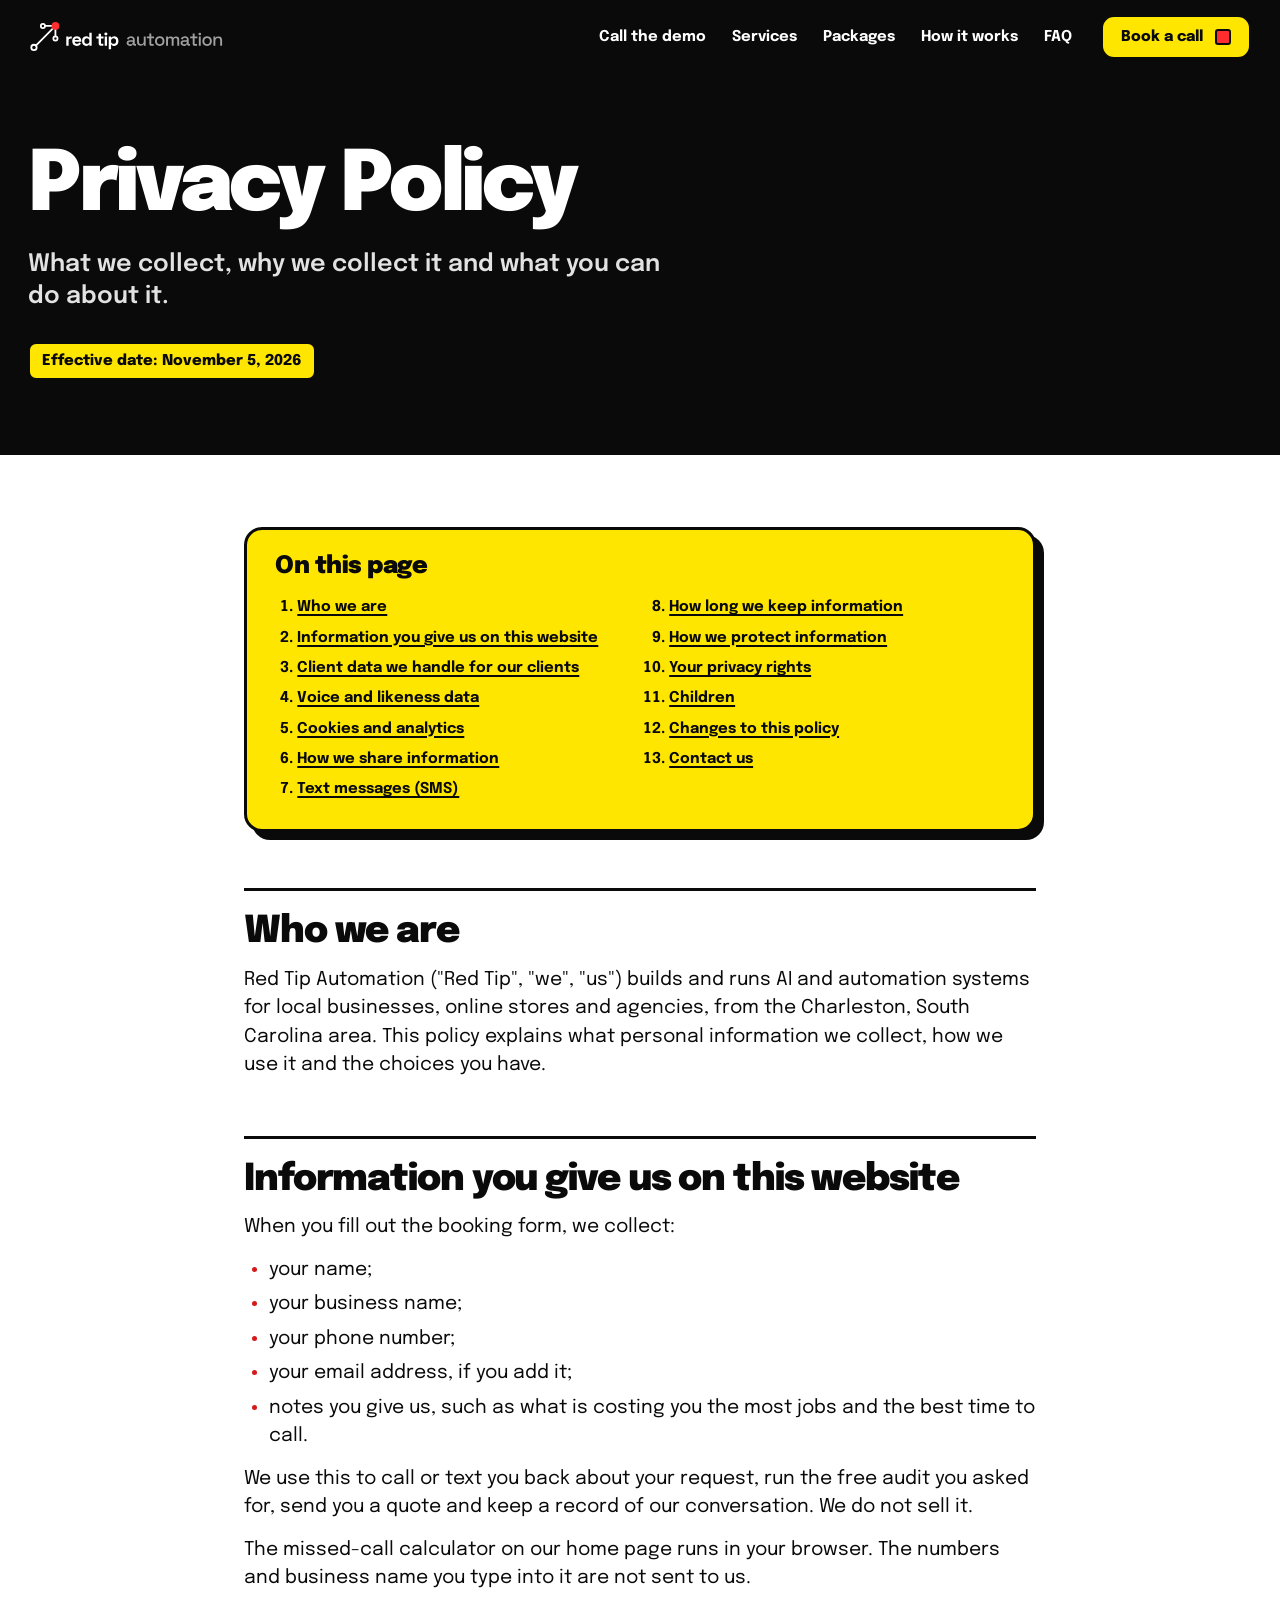
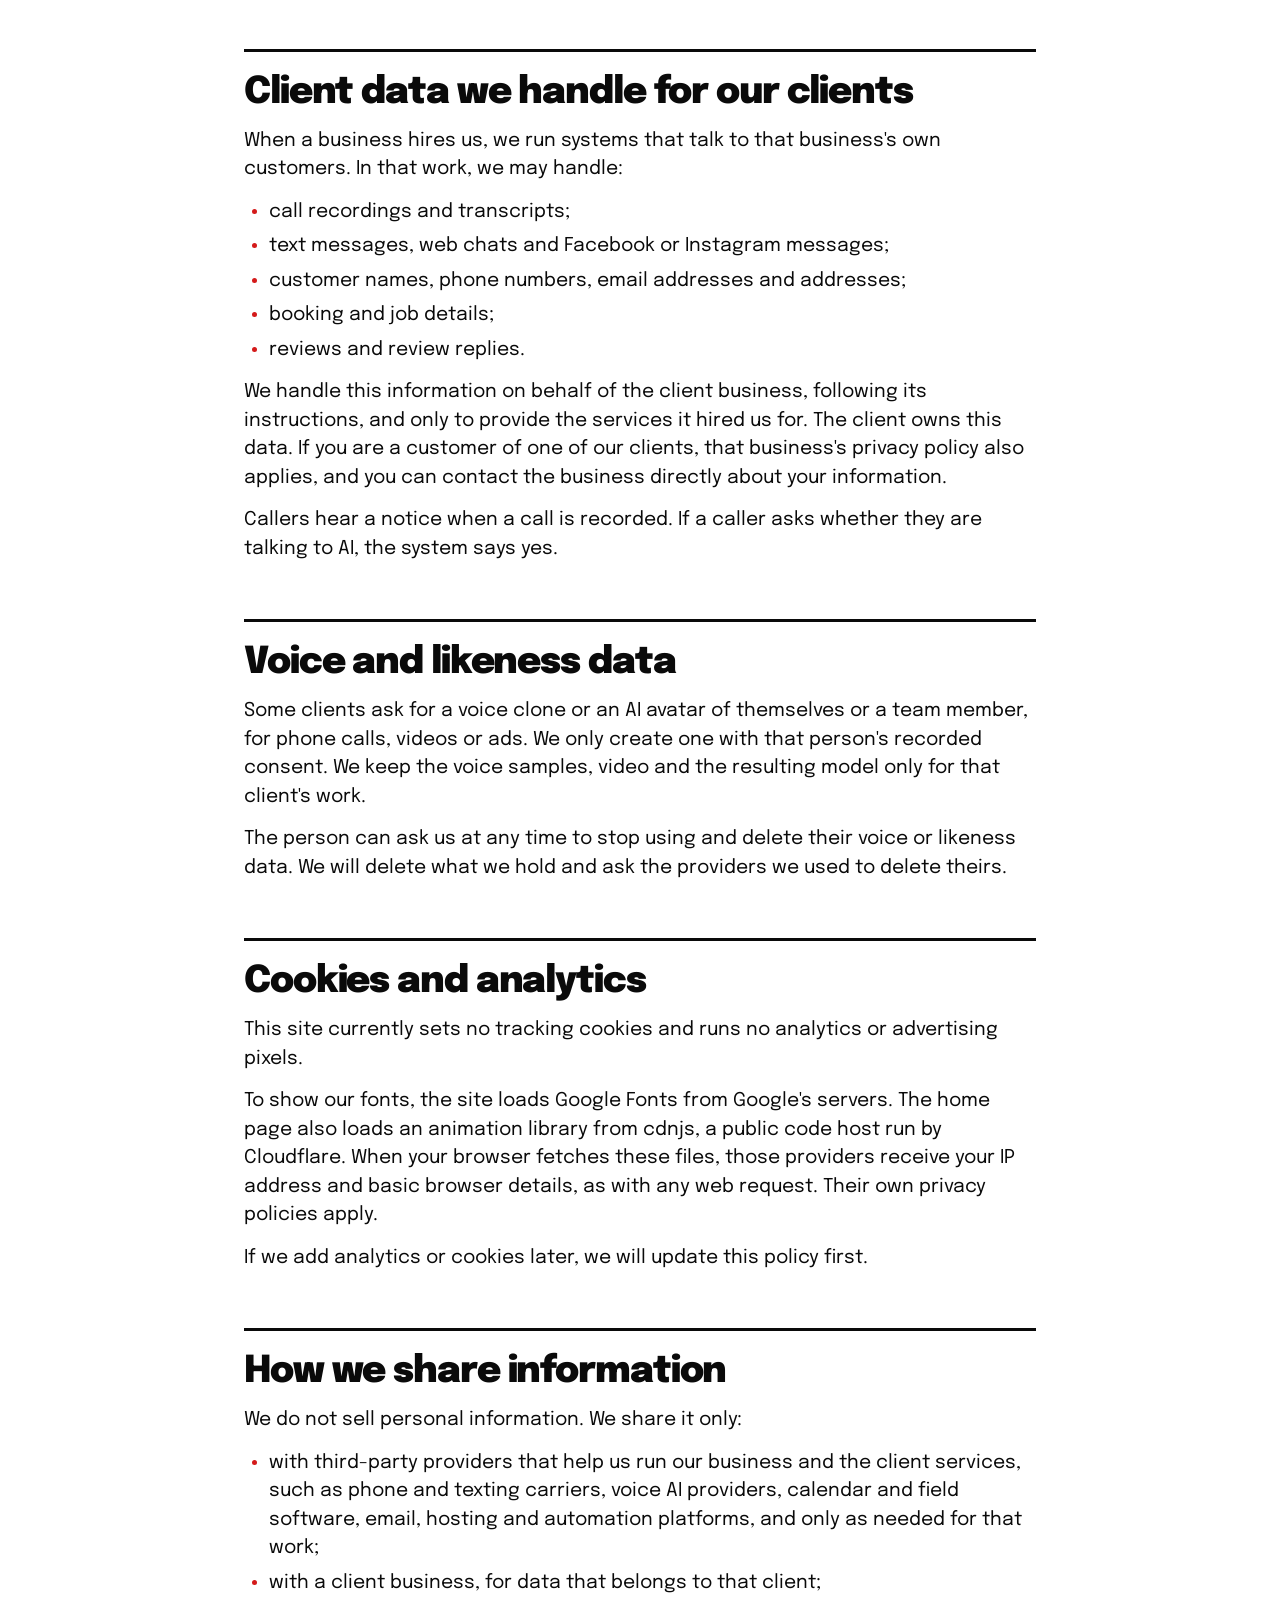
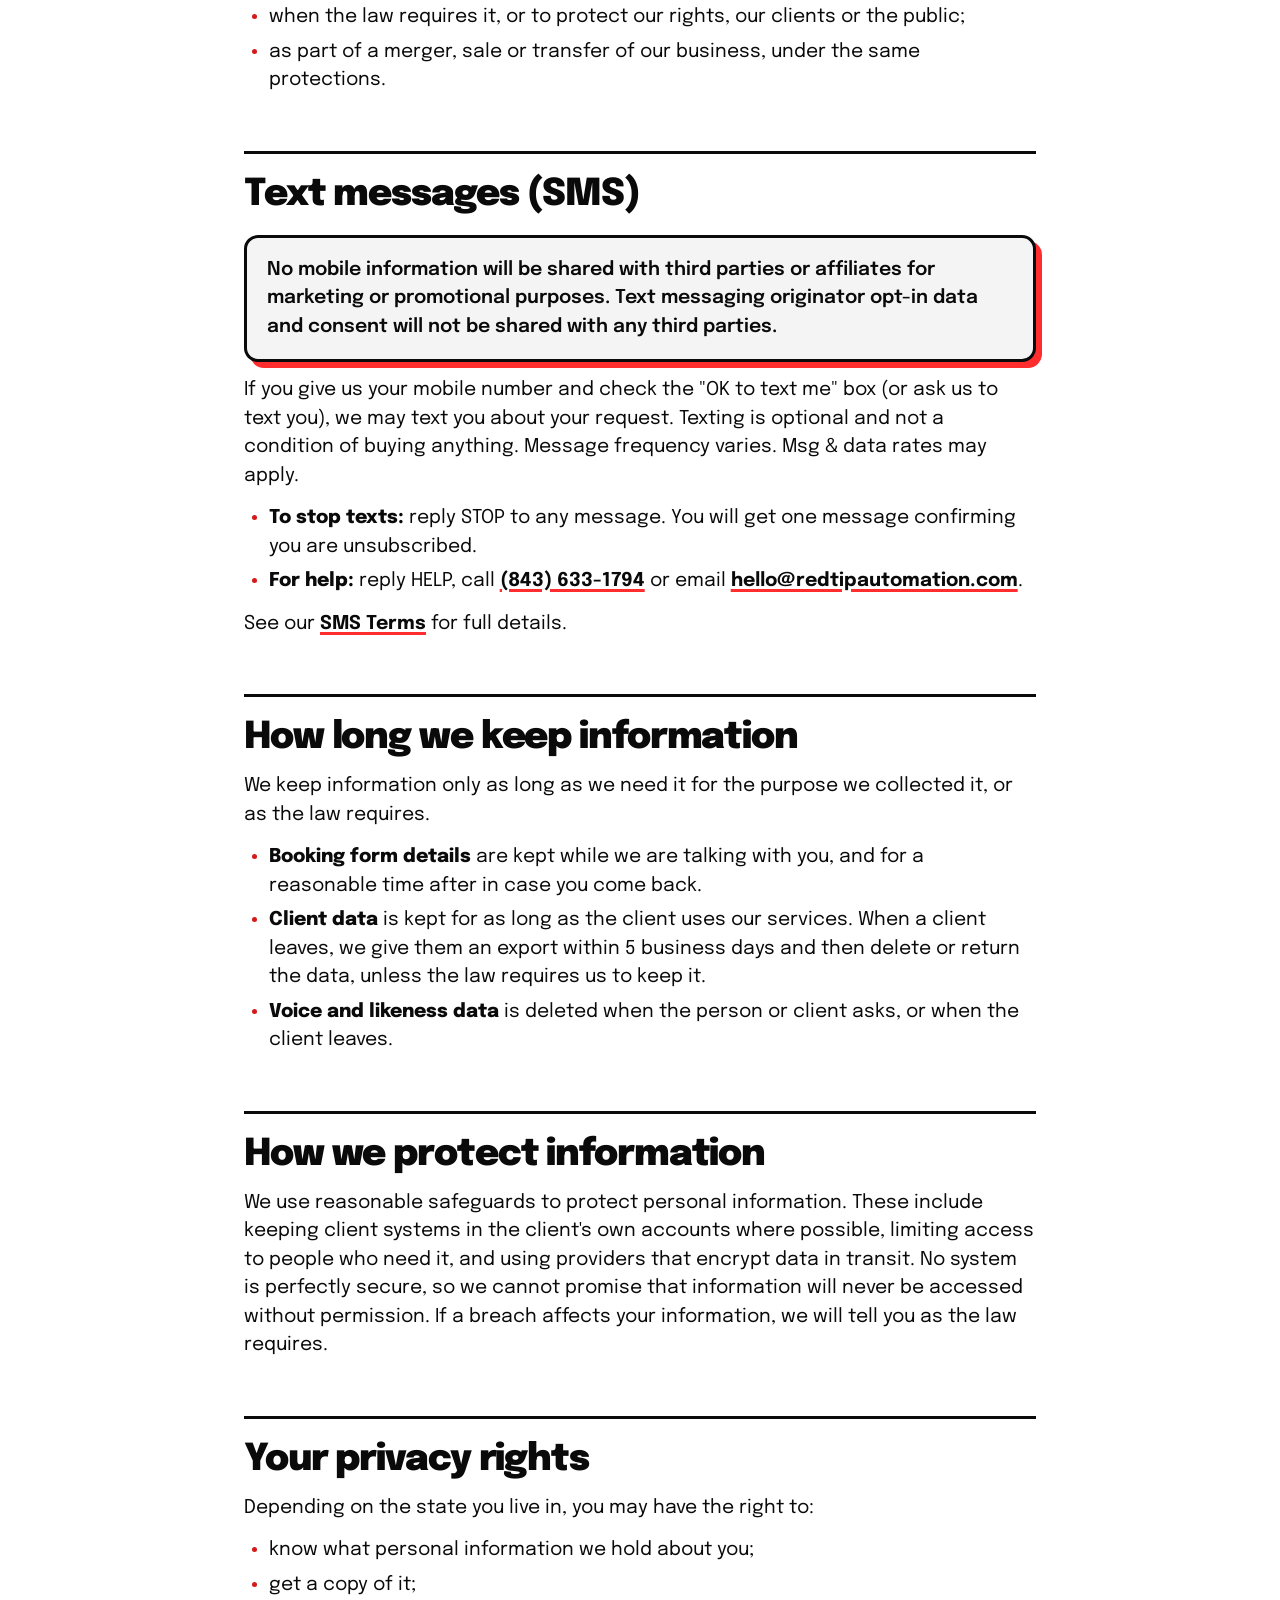
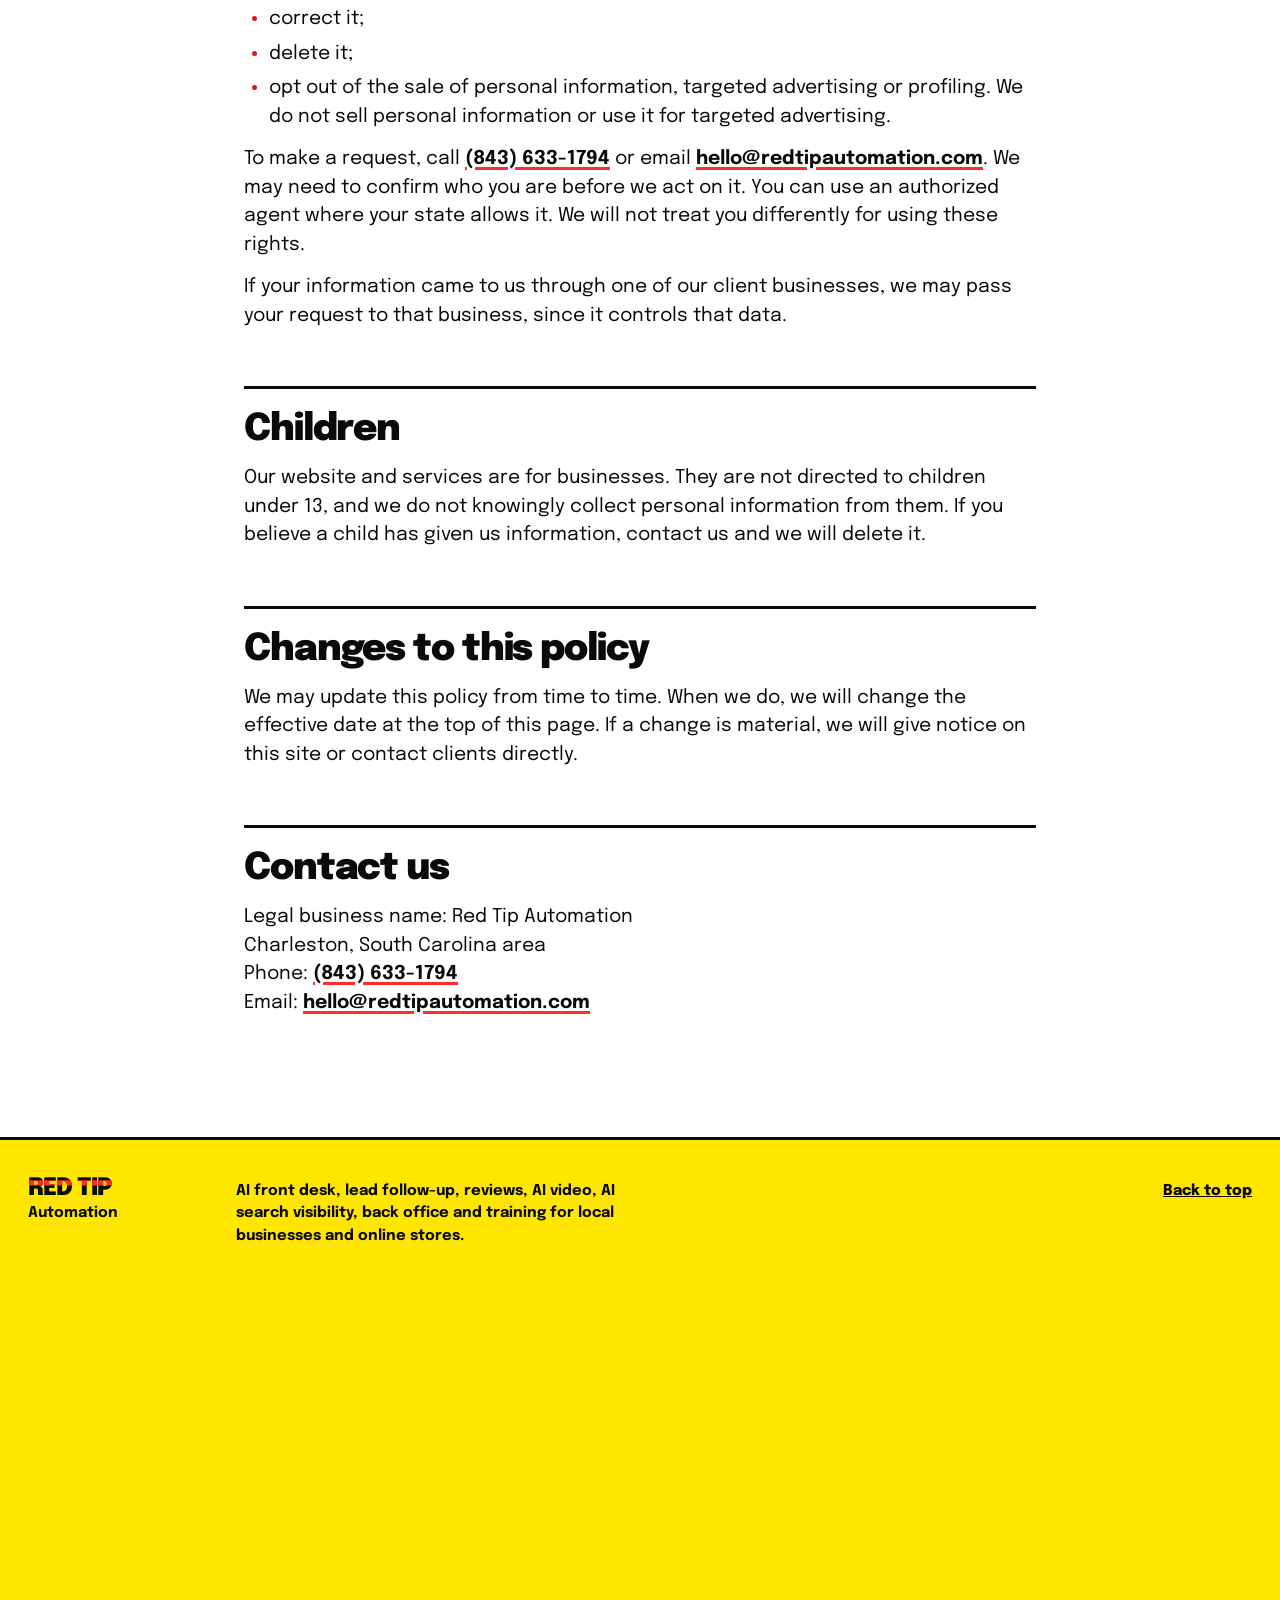
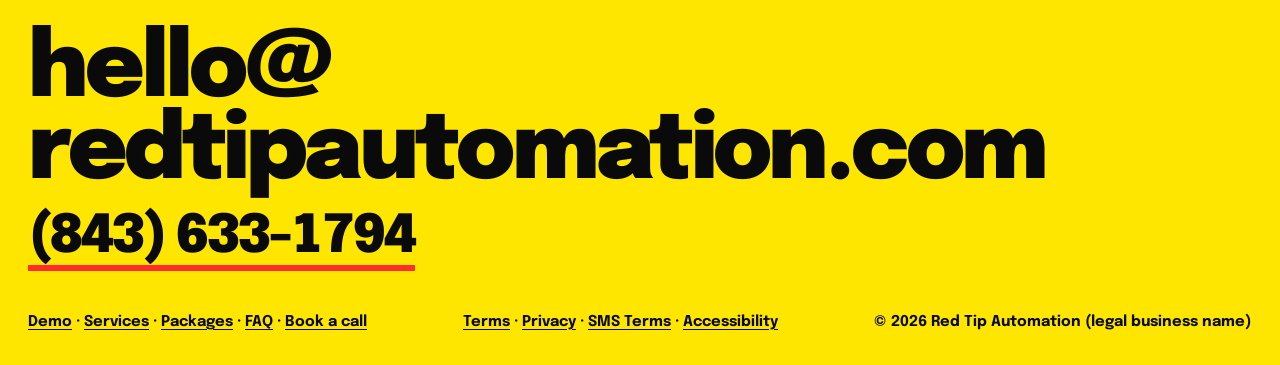
<file: privacy.html>
<!doctype html>
<html lang="en">
<head>

<meta charset="utf-8">
<meta name="viewport" content="width=device-width, initial-scale=1">
<title>Privacy Policy | Red Tip Automation</title>
<meta name="description" content="How Red Tip Automation collects, uses and protects personal information from website visitors, client data, voice and likeness data, and text messages.">

<link rel="canonical" href="https://redtipautomation.com/privacy.html">
<meta name="theme-color" content="#ff2d2d">
<link rel="icon" href="assets/favicon.svg" type="image/svg+xml">
<link rel="preconnect" href="https://fonts.googleapis.com">
<link rel="preconnect" href="https://fonts.gstatic.com" crossorigin>
<link href="https://fonts.googleapis.com/css2?family=Epilogue:wght@400;500;700;900&display=swap" rel="stylesheet">
<link rel="stylesheet" href="styles.css?v=9">
<script>document.documentElement.classList.add('js')</script>
</head>
<body class="doc-page">
<a class="skip" href="#main">Skip to content</a>

<header class="top" id="top-bar">
  <a class="logo" href="index.html" aria-label="Red Tip Automation, home">
    <svg class="logo-svg" xmlns="http://www.w3.org/2000/svg" viewBox="0 0 659 114" aria-hidden="true" focusable="false"><g fill="none" stroke="currentColor" stroke-width="6.00" stroke-linecap="round" stroke-linejoin="round"><path d="M26.36 85.64 L92.00 20.00"/><path d="M57.00 20.00 H92.00 V55.00"/><circle cx="20.00" cy="92.00" r="9.00"/><circle cx="50.00" cy="20.00" r="7.00"/><circle cx="92.00" cy="62.00" r="7.00"/></g><circle cx="92.00" cy="20.00" r="13.00" class="lg-tip"/><path fill="currentColor" d="M128.34 86.0V55.248000000000005H136.028V58.72H137.144Q137.826 56.86 139.40699999999998 55.992Q140.988 55.123999999999995 143.096 55.123999999999995H146.816V62.068H142.972Q139.996 62.068 138.074 63.649Q136.152 65.23 136.152 68.516V86.0ZM163.904 86.868Q159.316 86.868 155.813 84.91499999999999Q152.31 82.962 150.357 79.39699999999999Q148.404 75.832 148.404 70.996V70.252Q148.404 65.416 150.326 61.851Q152.248 58.286 155.72 56.333Q159.192 54.379999999999995 163.78 54.379999999999995Q168.30599999999998 54.379999999999995 171.654 56.394999999999996Q175.00199999999998 58.41 176.86199999999997 61.974999999999994Q178.72199999999998 65.53999999999999 178.72199999999998 70.252V72.918H156.34Q156.464 76.08 158.696 78.064Q160.928 80.048 164.152 80.048Q167.438 80.048 168.988 78.622Q170.53799999999998 77.196 171.344 75.46000000000001L177.73 78.80799999999999Q176.862 80.42 175.219 82.311Q173.576 84.202 170.848 85.535Q168.12 86.868 163.904 86.868ZM156.402 67.09H170.786Q170.53799999999998 64.424 168.647 62.812000000000005Q166.756 61.2 163.718 61.2Q160.55599999999998 61.2 158.69599999999997 62.812000000000005Q156.83599999999998 64.424 156.402 67.09ZM195.066 86.868Q191.408 86.868 188.21499999999997 85.03899999999999Q185.022 83.21 183.1 79.67599999999999Q181.178 76.142 181.178 71.12V70.128Q181.178 65.106 183.1 61.571999999999996Q185.022 58.038 188.184 56.208999999999996Q191.346 54.379999999999995 195.066 54.379999999999995Q197.856 54.379999999999995 199.747 55.031Q201.638 55.682 202.816 56.674Q203.994 57.666 204.614 58.782H205.73V42.6H213.542V86.0H205.85399999999998V82.28H204.738Q203.684 84.016 201.483 85.44200000000001Q199.28199999999998 86.868 195.066 86.868ZM197.422 80.048Q201.018 80.048 203.43599999999998 77.723Q205.85399999999998 75.398 205.85399999999998 70.934V70.314Q205.85399999999998 65.85 203.46699999999998 63.525Q201.07999999999998 61.2 197.422 61.2Q193.826 61.2 191.408 63.525Q188.98999999999998 65.85 188.98999999999998 70.314V70.934Q188.98999999999998 75.398 191.408 77.723Q193.826 80.048 197.422 80.048ZM243.75 86.0Q240.712 86.0 238.821 84.10900000000001Q236.93 82.218 236.93 79.056V61.696H229.242V55.248000000000005H236.93V45.7H244.742V55.248000000000005H253.174V61.696H244.742V77.69200000000001Q244.742 79.55199999999999 246.478 79.55199999999999H252.43V86.0ZM257.24199999999996 86.0V55.248000000000005H265.054V86.0ZM261.14799999999997 51.652Q259.03999999999996 51.652 257.58299999999997 50.288Q256.126 48.924 256.126 46.692Q256.126 44.46 257.58299999999997 43.096000000000004Q259.03999999999996 41.732 261.14799999999997 41.732Q263.318 41.732 264.74399999999997 43.096000000000004Q266.16999999999996 44.46 266.16999999999996 46.692Q266.16999999999996 48.924 264.74399999999997 50.288Q263.318 51.652 261.14799999999997 51.652ZM270.734 98.4V55.248000000000005H278.422V58.968H279.538Q280.592 57.17 282.82399999999996 55.775Q285.056 54.379999999999995 289.21 54.379999999999995Q292.93 54.379999999999995 296.092 56.208999999999996Q299.254 58.038 301.17600000000004 61.571999999999996Q303.098 65.106 303.098 70.128V71.12Q303.098 76.142 301.17600000000004 79.67599999999999Q299.254 83.21 296.092 85.03899999999999Q292.93 86.868 289.21 86.868Q286.42 86.868 284.529 86.217Q282.63800000000003 85.566 281.491 84.543Q280.344 83.52 279.66200000000003 82.466H278.546V98.4ZM286.854 80.048Q290.512 80.048 292.899 77.723Q295.286 75.398 295.286 70.934V70.314Q295.286 65.85 292.868 63.525Q290.45 61.2 286.854 61.2Q283.258 61.2 280.84000000000003 63.525Q278.422 65.85 278.422 70.314V70.934Q278.422 75.398 280.84000000000003 77.723Q283.258 80.048 286.854 80.048Z"/><path fill="currentColor" opacity=".62" d="M342.14799999999997 86.868Q338.86199999999997 86.868 336.289 85.752Q333.716 84.636 332.197 82.46600000000001Q330.678 80.296 330.678 77.196Q330.678 74.034 332.197 71.957Q333.716 69.88 336.351 68.826Q338.986 67.77199999999999 342.334 67.77199999999999H351.634V65.788Q351.634 63.122 350.022 61.51Q348.40999999999997 59.897999999999996 345.062 59.897999999999996Q341.776 59.897999999999996 340.03999999999996 61.448Q338.304 62.998000000000005 337.746 65.47800000000001L331.794 63.556Q332.538 61.076 334.18100000000004 59.061Q335.824 57.046 338.552 55.806Q341.28 54.566 345.12399999999997 54.566Q351.07599999999996 54.566 354.486 57.604Q357.896 60.641999999999996 357.896 66.22200000000001V78.80799999999999Q357.896 80.668 359.632 80.668H362.236V86.0H357.462Q355.292 86.0 353.928 84.884Q352.56399999999996 83.768 352.56399999999996 81.846V81.66H351.634Q351.138 82.59 350.14599999999996 83.83Q349.154 85.07 347.23199999999997 85.969Q345.31 86.868 342.14799999999997 86.868ZM343.078 81.598Q346.92199999999997 81.598 349.278 79.39699999999999Q351.634 77.196 351.634 73.352V72.732H342.706Q340.164 72.732 338.614 73.81700000000001Q337.06399999999996 74.902 337.06399999999996 77.01Q337.06399999999996 79.118 338.676 80.358Q340.288 81.598 343.078 81.598ZM377.654 86.558Q374.182 86.558 371.454 85.00800000000001Q368.726 83.458 367.176 80.606Q365.626 77.754 365.626 73.786V55.434H372.012V73.352Q372.012 77.32 373.996 79.211Q375.98 81.102 379.514 81.102Q383.42 81.102 385.807 78.467Q388.19399999999996 75.832 388.19399999999996 70.872V55.434H394.58V86.0H388.318V81.412H387.32599999999996Q386.45799999999997 83.272 384.226 84.915Q381.99399999999997 86.558 377.654 86.558ZM412.974 86.0Q410.18399999999997 86.0 408.54099999999994 84.326Q406.89799999999997 82.652 406.89799999999997 79.862V60.828H398.46599999999995V55.434H406.89799999999997V45.328H413.284V55.434H422.39799999999997V60.828H413.284V78.746Q413.284 80.606 415.02 80.606H421.40599999999995V86.0ZM441.722 86.868Q437.134 86.868 433.56899999999996 84.977Q430.00399999999996 83.086 427.95799999999997 79.55199999999999Q425.912 76.018 425.912 71.182V70.252Q425.912 65.416 427.95799999999997 61.913Q430.00399999999996 58.41 433.56899999999996 56.488Q437.134 54.566 441.722 54.566Q446.31 54.566 449.906 56.488Q453.502 58.41 455.548 61.913Q457.594 65.416 457.594 70.252V71.182Q457.594 76.018 455.548 79.55199999999999Q453.502 83.086 449.906 84.977Q446.31 86.868 441.722 86.868ZM441.722 81.164Q445.938 81.164 448.573 78.467Q451.20799999999997 75.77 451.20799999999997 70.996V70.438Q451.20799999999997 65.664 448.604 62.967Q446.0 60.269999999999996 441.722 60.269999999999996Q437.568 60.269999999999996 434.933 62.967Q432.298 65.664 432.298 70.438V70.996Q432.298 75.77 434.933 78.467Q437.568 81.164 441.722 81.164ZM463.03 86.0V55.434H469.292V59.03H470.284Q471.152 57.418 473.07399999999996 56.178Q474.996 54.938 478.282 54.938Q481.692 54.938 483.769 56.333Q485.846 57.728 486.9 59.897999999999996H487.892Q488.94599999999997 57.79 490.961 56.364000000000004Q492.976 54.938 496.69599999999997 54.938Q499.67199999999997 54.938 501.966 56.147000000000006Q504.26 57.356 505.624 59.742999999999995Q506.988 62.129999999999995 506.988 65.664V86.0H500.602V66.16Q500.602 63.370000000000005 499.08299999999997 61.851Q497.56399999999996 60.332 494.774 60.332Q491.798 60.332 490.0 62.254000000000005Q488.202 64.176 488.202 67.77199999999999V86.0H481.816V66.16Q481.816 63.370000000000005 480.29699999999997 61.851Q478.77799999999996 60.332 475.988 60.332Q473.012 60.332 471.214 62.254000000000005Q469.416 64.176 469.416 67.77199999999999V86.0ZM523.15 86.868Q519.864 86.868 517.2909999999999 85.752Q514.718 84.636 513.199 82.46600000000001Q511.68 80.296 511.68 77.196Q511.68 74.034 513.199 71.957Q514.718 69.88 517.353 68.826Q519.9879999999999 67.77199999999999 523.336 67.77199999999999H532.636V65.788Q532.636 63.122 531.024 61.51Q529.412 59.897999999999996 526.064 59.897999999999996Q522.778 59.897999999999996 521.042 61.448Q519.306 62.998000000000005 518.748 65.47800000000001L512.796 63.556Q513.54 61.076 515.183 59.061Q516.826 57.046 519.5540000000001 55.806Q522.282 54.566 526.126 54.566Q532.078 54.566 535.488 57.604Q538.898 60.641999999999996 538.898 66.22200000000001V78.80799999999999Q538.898 80.668 540.634 80.668H543.238V86.0H538.4639999999999Q536.294 86.0 534.9300000000001 84.884Q533.566 83.768 533.566 81.846V81.66H532.636Q532.14 82.59 531.1479999999999 83.83Q530.156 85.07 528.2339999999999 85.969Q526.312 86.868 523.15 86.868ZM524.08 81.598Q527.924 81.598 530.28 79.39699999999999Q532.636 77.196 532.636 73.352V72.732H523.708Q521.166 72.732 519.616 73.81700000000001Q518.066 74.902 518.066 77.01Q518.066 79.118 519.678 80.358Q521.29 81.598 524.08 81.598ZM558.408 86.0Q555.618 86.0 553.975 84.326Q552.332 82.652 552.332 79.862V60.828H543.9V55.434H552.332V45.328H558.718V55.434H567.832V60.828H558.718V78.746Q558.718 80.606 560.454 80.606H566.84V86.0ZM572.834 86.0V55.434H579.2199999999999V86.0ZM576.058 51.28Q574.198 51.28 572.9269999999999 50.071Q571.656 48.862 571.656 46.94Q571.656 45.018 572.9269999999999 43.809Q574.198 42.6 576.058 42.6Q577.98 42.6 579.22 43.809Q580.4599999999999 45.018 580.4599999999999 46.94Q580.4599999999999 48.862 579.22 50.071Q577.98 51.28 576.058 51.28ZM600.5279999999999 86.868Q595.9399999999999 86.868 592.375 84.977Q588.81 83.086 586.7639999999999 79.55199999999999Q584.718 76.018 584.718 71.182V70.252Q584.718 65.416 586.7639999999999 61.913Q588.81 58.41 592.375 56.488Q595.9399999999999 54.566 600.5279999999999 54.566Q605.1159999999999 54.566 608.7119999999999 56.488Q612.3079999999999 58.41 614.3539999999998 61.913Q616.3999999999999 65.416 616.3999999999999 70.252V71.182Q616.3999999999999 76.018 614.3539999999998 79.55199999999999Q612.3079999999999 83.086 608.7119999999999 84.977Q605.1159999999999 86.868 600.5279999999999 86.868ZM600.5279999999999 81.164Q604.7439999999999 81.164 607.3789999999999 78.467Q610.0139999999999 75.77 610.0139999999999 70.996V70.438Q610.0139999999999 65.664 607.4099999999999 62.967Q604.8059999999999 60.269999999999996 600.5279999999999 60.269999999999996Q596.3739999999999 60.269999999999996 593.7389999999999 62.967Q591.1039999999999 65.664 591.1039999999999 70.438V70.996Q591.1039999999999 75.77 593.7389999999999 78.467Q596.3739999999999 81.164 600.5279999999999 81.164ZM621.8359999999999 86.0V55.434H628.098V60.022H629.0899999999999Q629.9579999999999 58.162 632.1899999999998 56.55Q634.4219999999999 54.938 638.824 54.938Q642.2959999999999 54.938 644.9929999999999 56.488Q647.6899999999999 58.038 649.24 60.858999999999995Q650.79 63.68 650.79 67.648V86.0H644.4039999999999V68.144Q644.4039999999999 64.176 642.4199999999998 62.285000000000004Q640.4359999999999 60.394000000000005 636.9639999999999 60.394000000000005Q632.9959999999999 60.394000000000005 630.6089999999999 62.998000000000005Q628.2219999999999 65.602 628.2219999999999 70.562V86.0Z"/></svg>
  </a>
  <nav aria-label="Main">
    <a href="index.html#demo">Call the demo</a>
    <a href="index.html#services">Services</a>
    <a href="index.html#packages">Packages</a>
    <a href="index.html#how">How it works</a>
    <a href="faq.html">FAQ</a>
  </nav>
  <a class="btn btn-sm" href="index.html#book">Book a call</a>
</header>

<main id="main">

<section class="doc-hero" data-ink="#ffffff" data-tip="#ff2d2d" aria-labelledby="doc-h">
  <h1 id="doc-h">Privacy Policy</h1>
  <p class="lead">What we collect, why we collect it and what you can do about it.</p>
  <p class="doc-meta">Effective date: November 5, 2026</p>
</section>

<section class="doc" data-ink="#0a0a0a" data-tip="#ff2d2d" aria-label="Privacy Policy">
  <div class="doc-in">
    <nav class="toc" aria-labelledby="toc-h">
      <h2 id="toc-h">On this page</h2>
      <ol>
      <li><a href="#who-we-are">Who we are</a></li>
      <li><a href="#information-you-give-us-on-this-website">Information you give us on this website</a></li>
      <li><a href="#client-data-we-handle-for-our-clients">Client data we handle for our clients</a></li>
      <li><a href="#voice-and-likeness-data">Voice and likeness data</a></li>
      <li><a href="#cookies-and-analytics">Cookies and analytics</a></li>
      <li><a href="#how-we-share-information">How we share information</a></li>
      <li><a href="#text-messages-sms">Text messages (SMS)</a></li>
      <li><a href="#how-long-we-keep-information">How long we keep information</a></li>
      <li><a href="#how-we-protect-information">How we protect information</a></li>
      <li><a href="#your-privacy-rights">Your privacy rights</a></li>
      <li><a href="#children">Children</a></li>
      <li><a href="#changes-to-this-policy">Changes to this policy</a></li>
      <li><a href="#contact-us">Contact us</a></li>
      </ol>
    </nav>
    <div class="prose">
    <h2 id="who-we-are">Who we are</h2>
<p>Red Tip Automation ("Red Tip", "we", "us") builds and runs AI and automation systems for local businesses, online stores and agencies, from the Charleston, South Carolina area. This policy explains what personal information we collect, how we use it and the choices you have.</p>
    <h2 id="information-you-give-us-on-this-website">Information you give us on this website</h2>
<p>When you fill out the booking form, we collect:</p>
<ul>
<li>your name;</li>
<li>your business name;</li>
<li>your phone number;</li>
<li>your email address, if you add it;</li>
<li>notes you give us, such as what is costing you the most jobs and the best time to call.</li>
</ul>
<p>We use this to call or text you back about your request, run the free audit you asked for, send you a quote and keep a record of our conversation. We do not sell it.</p>
<p>The missed-call calculator on our home page runs in your browser. The numbers and business name you type into it are not sent to us.</p>
    <h2 id="client-data-we-handle-for-our-clients">Client data we handle for our clients</h2>
<p>When a business hires us, we run systems that talk to that business's own customers. In that work, we may handle:</p>
<ul>
<li>call recordings and transcripts;</li>
<li>text messages, web chats and Facebook or Instagram messages;</li>
<li>customer names, phone numbers, email addresses and addresses;</li>
<li>booking and job details;</li>
<li>reviews and review replies.</li>
</ul>
<p>We handle this information on behalf of the client business, following its instructions, and only to provide the services it hired us for. The client owns this data. If you are a customer of one of our clients, that business's privacy policy also applies, and you can contact the business directly about your information.</p>
<p>Callers hear a notice when a call is recorded. If a caller asks whether they are talking to AI, the system says yes.</p>
    <h2 id="voice-and-likeness-data">Voice and likeness data</h2>
<p>Some clients ask for a voice clone or an AI avatar of themselves or a team member, for phone calls, videos or ads. We only create one with that person's recorded consent. We keep the voice samples, video and the resulting model only for that client's work.</p>
<p>The person can ask us at any time to stop using and delete their voice or likeness data. We will delete what we hold and ask the providers we used to delete theirs.</p>
    <h2 id="cookies-and-analytics">Cookies and analytics</h2>
<p>This site currently sets no tracking cookies and runs no analytics or advertising pixels.</p>
<p>To show our fonts, the site loads Google Fonts from Google's servers. The home page also loads an animation library from cdnjs, a public code host run by Cloudflare. When your browser fetches these files, those providers receive your IP address and basic browser details, as with any web request. Their own privacy policies apply.</p>
<p>If we add analytics or cookies later, we will update this policy first.</p>
    <h2 id="how-we-share-information">How we share information</h2>
<p>We do not sell personal information. We share it only:</p>
<ul>
<li>with third-party providers that help us run our business and the client services, such as phone and texting carriers, voice AI providers, calendar and field software, email, hosting and automation platforms, and only as needed for that work;</li>
<li>with a client business, for data that belongs to that client;</li>
<li>when the law requires it, or to protect our rights, our clients or the public;</li>
<li>as part of a merger, sale or transfer of our business, under the same protections.</li>
</ul>
    <h2 id="text-messages-sms">Text messages (SMS)</h2>
<div class="callout">
<p>No mobile information will be shared with third parties or affiliates for marketing or promotional purposes. Text messaging originator opt-in data and consent will not be shared with any third parties.</p>
</div>
<p>If you give us your mobile number and check the "OK to text me" box (or ask us to text you), we may text you about your request. Texting is optional and not a condition of buying anything. Message frequency varies. Msg &amp; data rates may apply.</p>
<ul>
<li><strong>To stop texts:</strong> reply STOP to any message. You will get one message confirming you are unsubscribed.</li>
<li><strong>For help:</strong> reply HELP, call <a href="tel:+18436331794">(843) 633-1794</a> or email <a href="mailto:hello@redtipautomation.com">hello@redtipautomation.com</a>.</li>
</ul>
<p>See our <a href="sms-terms.html">SMS Terms</a> for full details.</p>
    <h2 id="how-long-we-keep-information">How long we keep information</h2>
<p>We keep information only as long as we need it for the purpose we collected it, or as the law requires.</p>
<ul>
<li><strong>Booking form details</strong> are kept while we are talking with you, and for a reasonable time after in case you come back.</li>
<li><strong>Client data</strong> is kept for as long as the client uses our services. When a client leaves, we give them an export within 5 business days and then delete or return the data, unless the law requires us to keep it.</li>
<li><strong>Voice and likeness data</strong> is deleted when the person or client asks, or when the client leaves.</li>
</ul>

    <h2 id="how-we-protect-information">How we protect information</h2>
<p>We use reasonable safeguards to protect personal information. These include keeping client systems in the client's own accounts where possible, limiting access to people who need it, and using providers that encrypt data in transit. No system is perfectly secure, so we cannot promise that information will never be accessed without permission. If a breach affects your information, we will tell you as the law requires.</p>
    <h2 id="your-privacy-rights">Your privacy rights</h2>
<p>Depending on the state you live in, you may have the right to:</p>
<ul>
<li>know what personal information we hold about you;</li>
<li>get a copy of it;</li>
<li>correct it;</li>
<li>delete it;</li>
<li>opt out of the sale of personal information, targeted advertising or profiling. We do not sell personal information or use it for targeted advertising.</li>
</ul>
<p>To make a request, call <a href="tel:+18436331794">(843) 633-1794</a> or email <a href="mailto:hello@redtipautomation.com">hello@redtipautomation.com</a>. We may need to confirm who you are before we act on it. You can use an authorized agent where your state allows it. We will not treat you differently for using these rights.</p>
<p>If your information came to us through one of our client businesses, we may pass your request to that business, since it controls that data.</p>
    <h2 id="children">Children</h2>
<p>Our website and services are for businesses. They are not directed to children under 13, and we do not knowingly collect personal information from them. If you believe a child has given us information, contact us and we will delete it.</p>
    <h2 id="changes-to-this-policy">Changes to this policy</h2>
<p>We may update this policy from time to time. When we do, we will change the effective date at the top of this page. If a change is material, we will give notice on this site or contact clients directly.</p>
    <h2 id="contact-us">Contact us</h2>

<p>Legal business name: Red Tip Automation<br>Charleston, South Carolina area<br>Phone: <a href="tel:+18436331794">(843) 633-1794</a><br>Email: <a href="mailto:hello@redtipautomation.com">hello@redtipautomation.com</a></p>
    </div>
  </div>
</section>

</main>

<footer class="foot" data-ink="#0b1026" data-tip="#ff2d2d">
  <div class="foot-row">
    <p><span class="mark" data-text="RED TIP">RED TIP</span> Automation</p>
    <p>AI front desk, lead follow-up, reviews, AI video, AI search visibility, back office and training for local businesses and online stores.</p>
    <a class="to-top" href="#main">Back to top</a>
  </div>
  
  <div class="foot-contact">
    <a class="foot-mail" href="mailto:hello@redtipautomation.com">hello@<br>redtipautomation.com</a>
    <a class="foot-phone" href="tel:+18436331794">(843) 633-1794</a>
  </div>
  <div class="foot-meta">
    <p><a href="index.html#demo">Demo</a> · <a href="index.html#services">Services</a> · <a href="index.html#packages">Packages</a> · <a href="faq.html">FAQ</a> · <a href="index.html#book">Book a call</a></p>
    <p><a href="terms.html">Terms</a> · <a href="privacy.html">Privacy</a> · <a href="sms-terms.html">SMS Terms</a> · <a href="accessibility.html">Accessibility</a></p>
    
    <p>&copy; 2026 Red Tip Automation (legal business name)</p>
  </div>
</footer>

<script src="main.js?v=8" defer></script>
</body>
</html>
</file>
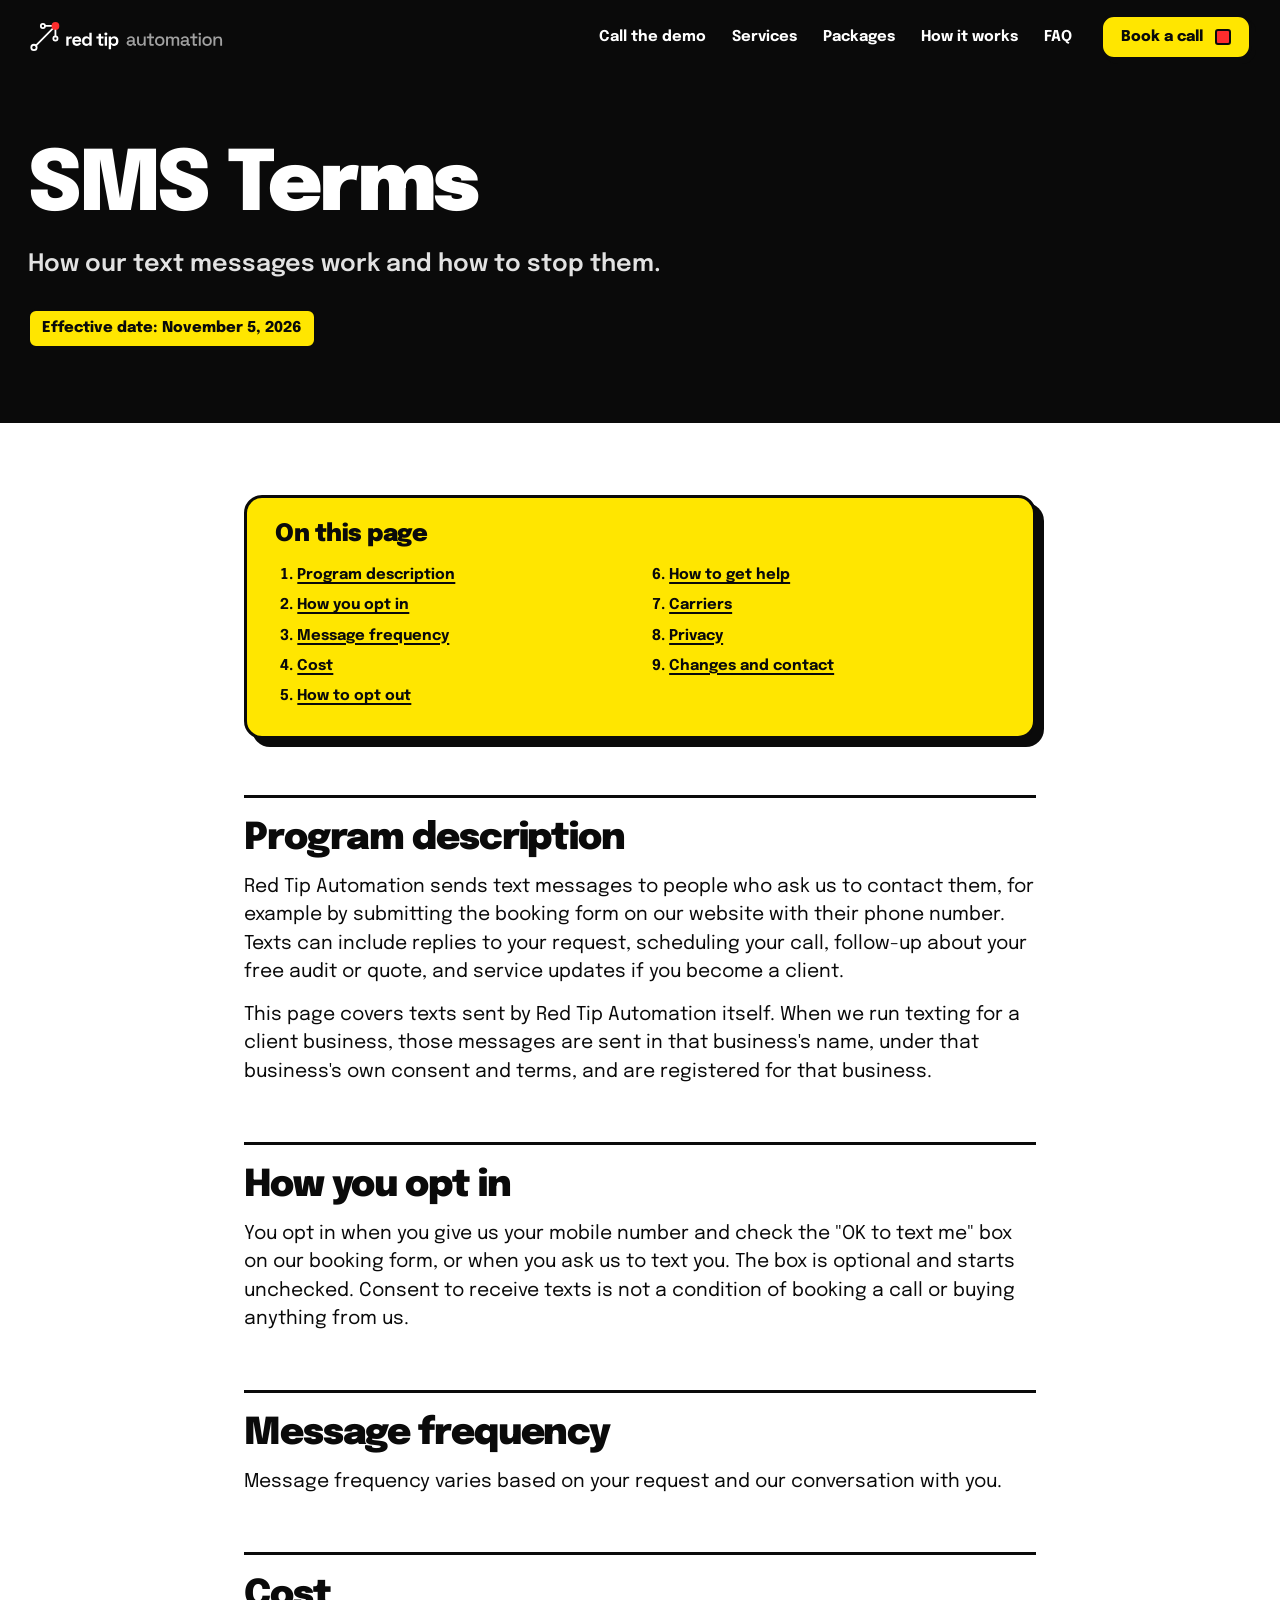
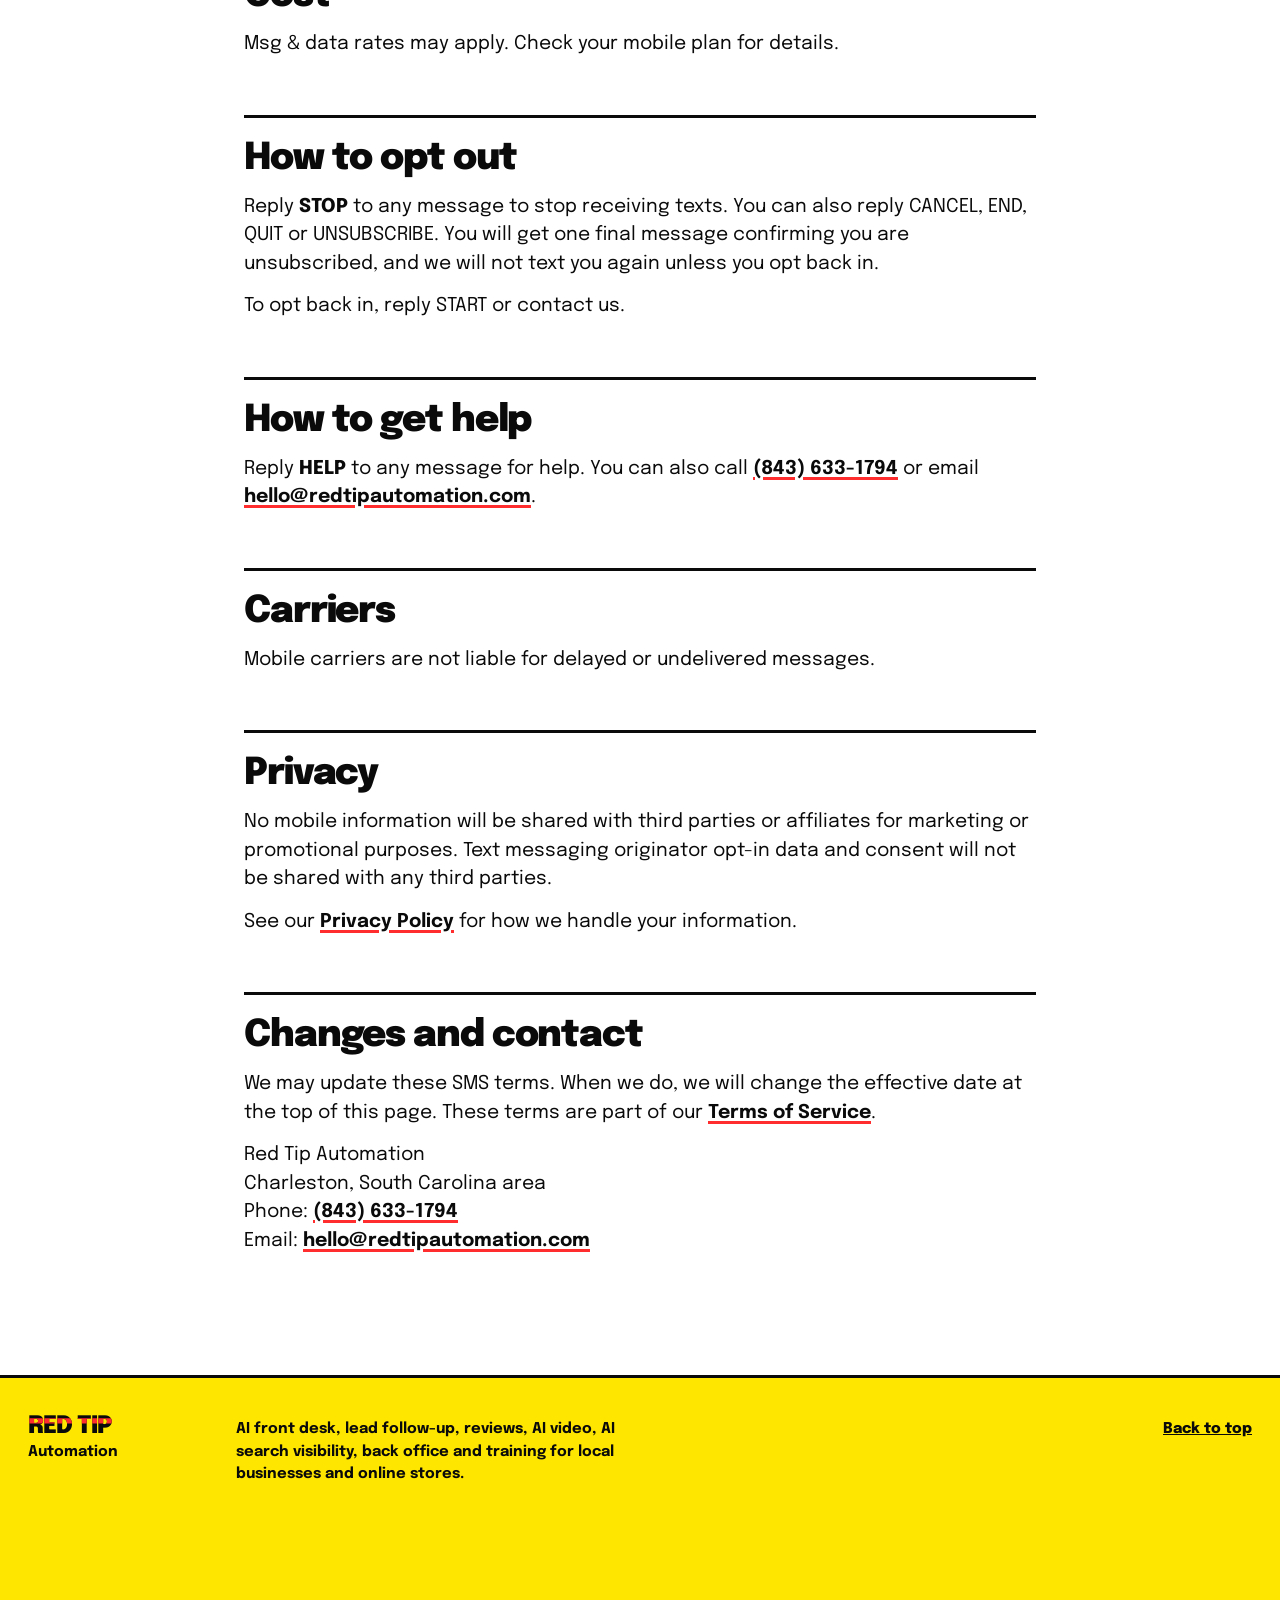
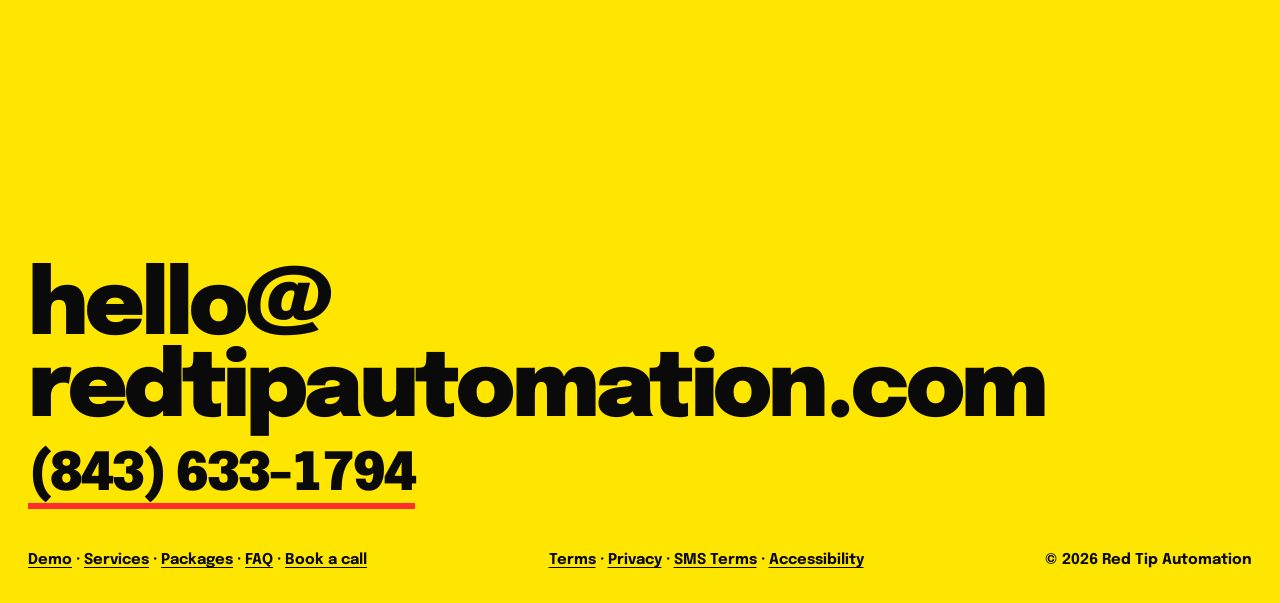
<file: sms-terms.html>
<!doctype html>
<html lang="en">
<head>

<meta charset="utf-8">
<meta name="viewport" content="width=device-width, initial-scale=1">
<title>SMS Terms | Red Tip Automation</title>
<meta name="description" content="Red Tip Automation text messaging terms: program description, message frequency, rates, STOP and HELP, and privacy.">

<link rel="canonical" href="https://redtipautomation.com/sms-terms.html">
<meta name="theme-color" content="#ff2d2d">
<link rel="icon" href="assets/favicon.svg" type="image/svg+xml">
<link rel="preconnect" href="https://fonts.googleapis.com">
<link rel="preconnect" href="https://fonts.gstatic.com" crossorigin>
<link href="https://fonts.googleapis.com/css2?family=Epilogue:wght@400;500;700;900&display=swap" rel="stylesheet">
<link rel="stylesheet" href="styles.css?v=9">
<script>document.documentElement.classList.add('js')</script>
</head>
<body class="doc-page">
<a class="skip" href="#main">Skip to content</a>

<header class="top" id="top-bar">
  <a class="logo" href="index.html" aria-label="Red Tip Automation, home">
    <svg class="logo-svg" xmlns="http://www.w3.org/2000/svg" viewBox="0 0 659 114" aria-hidden="true" focusable="false"><g fill="none" stroke="currentColor" stroke-width="6.00" stroke-linecap="round" stroke-linejoin="round"><path d="M26.36 85.64 L92.00 20.00"/><path d="M57.00 20.00 H92.00 V55.00"/><circle cx="20.00" cy="92.00" r="9.00"/><circle cx="50.00" cy="20.00" r="7.00"/><circle cx="92.00" cy="62.00" r="7.00"/></g><circle cx="92.00" cy="20.00" r="13.00" class="lg-tip"/><path fill="currentColor" d="M128.34 86.0V55.248000000000005H136.028V58.72H137.144Q137.826 56.86 139.40699999999998 55.992Q140.988 55.123999999999995 143.096 55.123999999999995H146.816V62.068H142.972Q139.996 62.068 138.074 63.649Q136.152 65.23 136.152 68.516V86.0ZM163.904 86.868Q159.316 86.868 155.813 84.91499999999999Q152.31 82.962 150.357 79.39699999999999Q148.404 75.832 148.404 70.996V70.252Q148.404 65.416 150.326 61.851Q152.248 58.286 155.72 56.333Q159.192 54.379999999999995 163.78 54.379999999999995Q168.30599999999998 54.379999999999995 171.654 56.394999999999996Q175.00199999999998 58.41 176.86199999999997 61.974999999999994Q178.72199999999998 65.53999999999999 178.72199999999998 70.252V72.918H156.34Q156.464 76.08 158.696 78.064Q160.928 80.048 164.152 80.048Q167.438 80.048 168.988 78.622Q170.53799999999998 77.196 171.344 75.46000000000001L177.73 78.80799999999999Q176.862 80.42 175.219 82.311Q173.576 84.202 170.848 85.535Q168.12 86.868 163.904 86.868ZM156.402 67.09H170.786Q170.53799999999998 64.424 168.647 62.812000000000005Q166.756 61.2 163.718 61.2Q160.55599999999998 61.2 158.69599999999997 62.812000000000005Q156.83599999999998 64.424 156.402 67.09ZM195.066 86.868Q191.408 86.868 188.21499999999997 85.03899999999999Q185.022 83.21 183.1 79.67599999999999Q181.178 76.142 181.178 71.12V70.128Q181.178 65.106 183.1 61.571999999999996Q185.022 58.038 188.184 56.208999999999996Q191.346 54.379999999999995 195.066 54.379999999999995Q197.856 54.379999999999995 199.747 55.031Q201.638 55.682 202.816 56.674Q203.994 57.666 204.614 58.782H205.73V42.6H213.542V86.0H205.85399999999998V82.28H204.738Q203.684 84.016 201.483 85.44200000000001Q199.28199999999998 86.868 195.066 86.868ZM197.422 80.048Q201.018 80.048 203.43599999999998 77.723Q205.85399999999998 75.398 205.85399999999998 70.934V70.314Q205.85399999999998 65.85 203.46699999999998 63.525Q201.07999999999998 61.2 197.422 61.2Q193.826 61.2 191.408 63.525Q188.98999999999998 65.85 188.98999999999998 70.314V70.934Q188.98999999999998 75.398 191.408 77.723Q193.826 80.048 197.422 80.048ZM243.75 86.0Q240.712 86.0 238.821 84.10900000000001Q236.93 82.218 236.93 79.056V61.696H229.242V55.248000000000005H236.93V45.7H244.742V55.248000000000005H253.174V61.696H244.742V77.69200000000001Q244.742 79.55199999999999 246.478 79.55199999999999H252.43V86.0ZM257.24199999999996 86.0V55.248000000000005H265.054V86.0ZM261.14799999999997 51.652Q259.03999999999996 51.652 257.58299999999997 50.288Q256.126 48.924 256.126 46.692Q256.126 44.46 257.58299999999997 43.096000000000004Q259.03999999999996 41.732 261.14799999999997 41.732Q263.318 41.732 264.74399999999997 43.096000000000004Q266.16999999999996 44.46 266.16999999999996 46.692Q266.16999999999996 48.924 264.74399999999997 50.288Q263.318 51.652 261.14799999999997 51.652ZM270.734 98.4V55.248000000000005H278.422V58.968H279.538Q280.592 57.17 282.82399999999996 55.775Q285.056 54.379999999999995 289.21 54.379999999999995Q292.93 54.379999999999995 296.092 56.208999999999996Q299.254 58.038 301.17600000000004 61.571999999999996Q303.098 65.106 303.098 70.128V71.12Q303.098 76.142 301.17600000000004 79.67599999999999Q299.254 83.21 296.092 85.03899999999999Q292.93 86.868 289.21 86.868Q286.42 86.868 284.529 86.217Q282.63800000000003 85.566 281.491 84.543Q280.344 83.52 279.66200000000003 82.466H278.546V98.4ZM286.854 80.048Q290.512 80.048 292.899 77.723Q295.286 75.398 295.286 70.934V70.314Q295.286 65.85 292.868 63.525Q290.45 61.2 286.854 61.2Q283.258 61.2 280.84000000000003 63.525Q278.422 65.85 278.422 70.314V70.934Q278.422 75.398 280.84000000000003 77.723Q283.258 80.048 286.854 80.048Z"/><path fill="currentColor" opacity=".62" d="M342.14799999999997 86.868Q338.86199999999997 86.868 336.289 85.752Q333.716 84.636 332.197 82.46600000000001Q330.678 80.296 330.678 77.196Q330.678 74.034 332.197 71.957Q333.716 69.88 336.351 68.826Q338.986 67.77199999999999 342.334 67.77199999999999H351.634V65.788Q351.634 63.122 350.022 61.51Q348.40999999999997 59.897999999999996 345.062 59.897999999999996Q341.776 59.897999999999996 340.03999999999996 61.448Q338.304 62.998000000000005 337.746 65.47800000000001L331.794 63.556Q332.538 61.076 334.18100000000004 59.061Q335.824 57.046 338.552 55.806Q341.28 54.566 345.12399999999997 54.566Q351.07599999999996 54.566 354.486 57.604Q357.896 60.641999999999996 357.896 66.22200000000001V78.80799999999999Q357.896 80.668 359.632 80.668H362.236V86.0H357.462Q355.292 86.0 353.928 84.884Q352.56399999999996 83.768 352.56399999999996 81.846V81.66H351.634Q351.138 82.59 350.14599999999996 83.83Q349.154 85.07 347.23199999999997 85.969Q345.31 86.868 342.14799999999997 86.868ZM343.078 81.598Q346.92199999999997 81.598 349.278 79.39699999999999Q351.634 77.196 351.634 73.352V72.732H342.706Q340.164 72.732 338.614 73.81700000000001Q337.06399999999996 74.902 337.06399999999996 77.01Q337.06399999999996 79.118 338.676 80.358Q340.288 81.598 343.078 81.598ZM377.654 86.558Q374.182 86.558 371.454 85.00800000000001Q368.726 83.458 367.176 80.606Q365.626 77.754 365.626 73.786V55.434H372.012V73.352Q372.012 77.32 373.996 79.211Q375.98 81.102 379.514 81.102Q383.42 81.102 385.807 78.467Q388.19399999999996 75.832 388.19399999999996 70.872V55.434H394.58V86.0H388.318V81.412H387.32599999999996Q386.45799999999997 83.272 384.226 84.915Q381.99399999999997 86.558 377.654 86.558ZM412.974 86.0Q410.18399999999997 86.0 408.54099999999994 84.326Q406.89799999999997 82.652 406.89799999999997 79.862V60.828H398.46599999999995V55.434H406.89799999999997V45.328H413.284V55.434H422.39799999999997V60.828H413.284V78.746Q413.284 80.606 415.02 80.606H421.40599999999995V86.0ZM441.722 86.868Q437.134 86.868 433.56899999999996 84.977Q430.00399999999996 83.086 427.95799999999997 79.55199999999999Q425.912 76.018 425.912 71.182V70.252Q425.912 65.416 427.95799999999997 61.913Q430.00399999999996 58.41 433.56899999999996 56.488Q437.134 54.566 441.722 54.566Q446.31 54.566 449.906 56.488Q453.502 58.41 455.548 61.913Q457.594 65.416 457.594 70.252V71.182Q457.594 76.018 455.548 79.55199999999999Q453.502 83.086 449.906 84.977Q446.31 86.868 441.722 86.868ZM441.722 81.164Q445.938 81.164 448.573 78.467Q451.20799999999997 75.77 451.20799999999997 70.996V70.438Q451.20799999999997 65.664 448.604 62.967Q446.0 60.269999999999996 441.722 60.269999999999996Q437.568 60.269999999999996 434.933 62.967Q432.298 65.664 432.298 70.438V70.996Q432.298 75.77 434.933 78.467Q437.568 81.164 441.722 81.164ZM463.03 86.0V55.434H469.292V59.03H470.284Q471.152 57.418 473.07399999999996 56.178Q474.996 54.938 478.282 54.938Q481.692 54.938 483.769 56.333Q485.846 57.728 486.9 59.897999999999996H487.892Q488.94599999999997 57.79 490.961 56.364000000000004Q492.976 54.938 496.69599999999997 54.938Q499.67199999999997 54.938 501.966 56.147000000000006Q504.26 57.356 505.624 59.742999999999995Q506.988 62.129999999999995 506.988 65.664V86.0H500.602V66.16Q500.602 63.370000000000005 499.08299999999997 61.851Q497.56399999999996 60.332 494.774 60.332Q491.798 60.332 490.0 62.254000000000005Q488.202 64.176 488.202 67.77199999999999V86.0H481.816V66.16Q481.816 63.370000000000005 480.29699999999997 61.851Q478.77799999999996 60.332 475.988 60.332Q473.012 60.332 471.214 62.254000000000005Q469.416 64.176 469.416 67.77199999999999V86.0ZM523.15 86.868Q519.864 86.868 517.2909999999999 85.752Q514.718 84.636 513.199 82.46600000000001Q511.68 80.296 511.68 77.196Q511.68 74.034 513.199 71.957Q514.718 69.88 517.353 68.826Q519.9879999999999 67.77199999999999 523.336 67.77199999999999H532.636V65.788Q532.636 63.122 531.024 61.51Q529.412 59.897999999999996 526.064 59.897999999999996Q522.778 59.897999999999996 521.042 61.448Q519.306 62.998000000000005 518.748 65.47800000000001L512.796 63.556Q513.54 61.076 515.183 59.061Q516.826 57.046 519.5540000000001 55.806Q522.282 54.566 526.126 54.566Q532.078 54.566 535.488 57.604Q538.898 60.641999999999996 538.898 66.22200000000001V78.80799999999999Q538.898 80.668 540.634 80.668H543.238V86.0H538.4639999999999Q536.294 86.0 534.9300000000001 84.884Q533.566 83.768 533.566 81.846V81.66H532.636Q532.14 82.59 531.1479999999999 83.83Q530.156 85.07 528.2339999999999 85.969Q526.312 86.868 523.15 86.868ZM524.08 81.598Q527.924 81.598 530.28 79.39699999999999Q532.636 77.196 532.636 73.352V72.732H523.708Q521.166 72.732 519.616 73.81700000000001Q518.066 74.902 518.066 77.01Q518.066 79.118 519.678 80.358Q521.29 81.598 524.08 81.598ZM558.408 86.0Q555.618 86.0 553.975 84.326Q552.332 82.652 552.332 79.862V60.828H543.9V55.434H552.332V45.328H558.718V55.434H567.832V60.828H558.718V78.746Q558.718 80.606 560.454 80.606H566.84V86.0ZM572.834 86.0V55.434H579.2199999999999V86.0ZM576.058 51.28Q574.198 51.28 572.9269999999999 50.071Q571.656 48.862 571.656 46.94Q571.656 45.018 572.9269999999999 43.809Q574.198 42.6 576.058 42.6Q577.98 42.6 579.22 43.809Q580.4599999999999 45.018 580.4599999999999 46.94Q580.4599999999999 48.862 579.22 50.071Q577.98 51.28 576.058 51.28ZM600.5279999999999 86.868Q595.9399999999999 86.868 592.375 84.977Q588.81 83.086 586.7639999999999 79.55199999999999Q584.718 76.018 584.718 71.182V70.252Q584.718 65.416 586.7639999999999 61.913Q588.81 58.41 592.375 56.488Q595.9399999999999 54.566 600.5279999999999 54.566Q605.1159999999999 54.566 608.7119999999999 56.488Q612.3079999999999 58.41 614.3539999999998 61.913Q616.3999999999999 65.416 616.3999999999999 70.252V71.182Q616.3999999999999 76.018 614.3539999999998 79.55199999999999Q612.3079999999999 83.086 608.7119999999999 84.977Q605.1159999999999 86.868 600.5279999999999 86.868ZM600.5279999999999 81.164Q604.7439999999999 81.164 607.3789999999999 78.467Q610.0139999999999 75.77 610.0139999999999 70.996V70.438Q610.0139999999999 65.664 607.4099999999999 62.967Q604.8059999999999 60.269999999999996 600.5279999999999 60.269999999999996Q596.3739999999999 60.269999999999996 593.7389999999999 62.967Q591.1039999999999 65.664 591.1039999999999 70.438V70.996Q591.1039999999999 75.77 593.7389999999999 78.467Q596.3739999999999 81.164 600.5279999999999 81.164ZM621.8359999999999 86.0V55.434H628.098V60.022H629.0899999999999Q629.9579999999999 58.162 632.1899999999998 56.55Q634.4219999999999 54.938 638.824 54.938Q642.2959999999999 54.938 644.9929999999999 56.488Q647.6899999999999 58.038 649.24 60.858999999999995Q650.79 63.68 650.79 67.648V86.0H644.4039999999999V68.144Q644.4039999999999 64.176 642.4199999999998 62.285000000000004Q640.4359999999999 60.394000000000005 636.9639999999999 60.394000000000005Q632.9959999999999 60.394000000000005 630.6089999999999 62.998000000000005Q628.2219999999999 65.602 628.2219999999999 70.562V86.0Z"/></svg>
  </a>
  <nav aria-label="Main">
    <a href="index.html#demo">Call the demo</a>
    <a href="index.html#services">Services</a>
    <a href="index.html#packages">Packages</a>
    <a href="index.html#how">How it works</a>
    <a href="faq.html">FAQ</a>
  </nav>
  <a class="btn btn-sm" href="index.html#book">Book a call</a>
</header>

<main id="main">

<section class="doc-hero" data-ink="#ffffff" data-tip="#ff2d2d" aria-labelledby="doc-h">
  <h1 id="doc-h">SMS Terms</h1>
  <p class="lead">How our text messages work and how to stop them.</p>
  <p class="doc-meta">Effective date: November 5, 2026</p>
</section>

<section class="doc" data-ink="#0a0a0a" data-tip="#ff2d2d" aria-label="SMS Terms">
  <div class="doc-in">
    <nav class="toc" aria-labelledby="toc-h">
      <h2 id="toc-h">On this page</h2>
      <ol>
      <li><a href="#program-description">Program description</a></li>
      <li><a href="#how-you-opt-in">How you opt in</a></li>
      <li><a href="#message-frequency">Message frequency</a></li>
      <li><a href="#cost">Cost</a></li>
      <li><a href="#how-to-opt-out">How to opt out</a></li>
      <li><a href="#how-to-get-help">How to get help</a></li>
      <li><a href="#carriers">Carriers</a></li>
      <li><a href="#privacy">Privacy</a></li>
      <li><a href="#changes-and-contact">Changes and contact</a></li>
      </ol>
    </nav>
    <div class="prose">
    <h2 id="program-description">Program description</h2>
<p>Red Tip Automation sends text messages to people who ask us to contact them, for example by submitting the booking form on our website with their phone number. Texts can include replies to your request, scheduling your call, follow-up about your free audit or quote, and service updates if you become a client.</p>
<p>This page covers texts sent by Red Tip Automation itself. When we run texting for a client business, those messages are sent in that business's name, under that business's own consent and terms, and are registered for that business.</p>
    <h2 id="how-you-opt-in">How you opt in</h2>
<p>You opt in when you give us your mobile number and check the "OK to text me" box on our booking form, or when you ask us to text you. The box is optional and starts unchecked. Consent to receive texts is not a condition of booking a call or buying anything from us.</p>
    <h2 id="message-frequency">Message frequency</h2>
<p>Message frequency varies based on your request and our conversation with you.</p>
    <h2 id="cost">Cost</h2>
<p>Msg &amp; data rates may apply. Check your mobile plan for details.</p>
    <h2 id="how-to-opt-out">How to opt out</h2>
<p>Reply <strong>STOP</strong> to any message to stop receiving texts. You can also reply CANCEL, END, QUIT or UNSUBSCRIBE. You will get one final message confirming you are unsubscribed, and we will not text you again unless you opt back in.</p>
<p>To opt back in, reply START or contact us.</p>
    <h2 id="how-to-get-help">How to get help</h2>
<p>Reply <strong>HELP</strong> to any message for help. You can also call <a href="tel:+18436331794">(843) 633-1794</a> or email <a href="mailto:hello@redtipautomation.com">hello@redtipautomation.com</a>.</p>
    <h2 id="carriers">Carriers</h2>
<p>Mobile carriers are not liable for delayed or undelivered messages.</p>
    <h2 id="privacy">Privacy</h2>
<p>No mobile information will be shared with third parties or affiliates for marketing or promotional purposes. Text messaging originator opt-in data and consent will not be shared with any third parties.</p>
<p>See our <a href="privacy.html">Privacy Policy</a> for how we handle your information.</p>
    <h2 id="changes-and-contact">Changes and contact</h2>
<p>We may update these SMS terms. When we do, we will change the effective date at the top of this page. These terms are part of our <a href="terms.html">Terms of Service</a>.</p>
<p>Red Tip Automation<br>Charleston, South Carolina area<br>Phone: <a href="tel:+18436331794">(843) 633-1794</a><br>Email: <a href="mailto:hello@redtipautomation.com">hello@redtipautomation.com</a></p>
    </div>
  </div>
</section>

</main>

<footer class="foot" data-ink="#0b1026" data-tip="#ff2d2d">
  <div class="foot-row">
    <p><span class="mark" data-text="RED TIP">RED TIP</span> Automation</p>
    <p>AI front desk, lead follow-up, reviews, AI video, AI search visibility, back office and training for local businesses and online stores.</p>
    <a class="to-top" href="#main">Back to top</a>
  </div>
  
  <div class="foot-contact">
    <a class="foot-mail" href="mailto:hello@redtipautomation.com">hello@<br>redtipautomation.com</a>
    <a class="foot-phone" href="tel:+18436331794">(843) 633-1794</a>
  </div>
  <div class="foot-meta">
    <p><a href="index.html#demo">Demo</a> · <a href="index.html#services">Services</a> · <a href="index.html#packages">Packages</a> · <a href="faq.html">FAQ</a> · <a href="index.html#book">Book a call</a></p>
    <p><a href="terms.html">Terms</a> · <a href="privacy.html">Privacy</a> · <a href="sms-terms.html">SMS Terms</a> · <a href="accessibility.html">Accessibility</a></p>
    <p>&copy; 2026 Red Tip Automation</p>
  </div>
</footer>

<script src="main.js?v=8" defer></script>
</body>
</html>
</file>
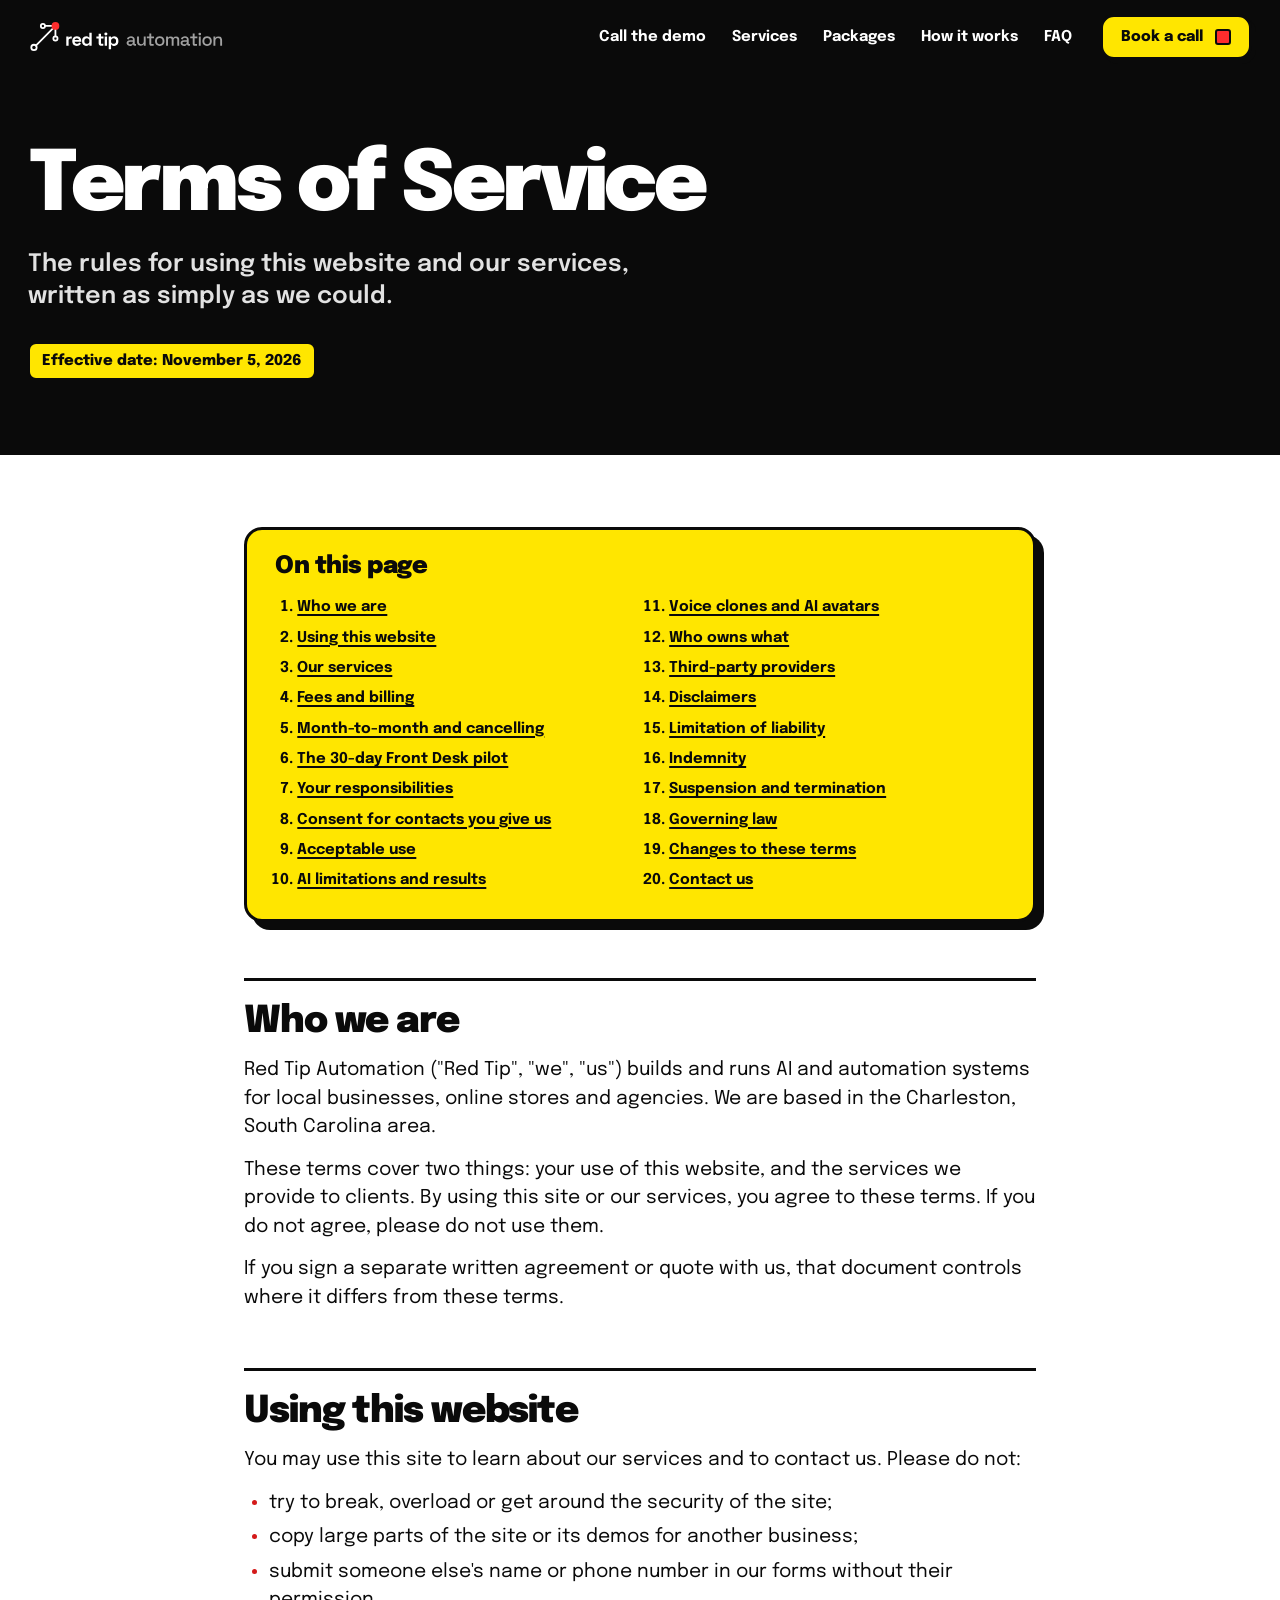
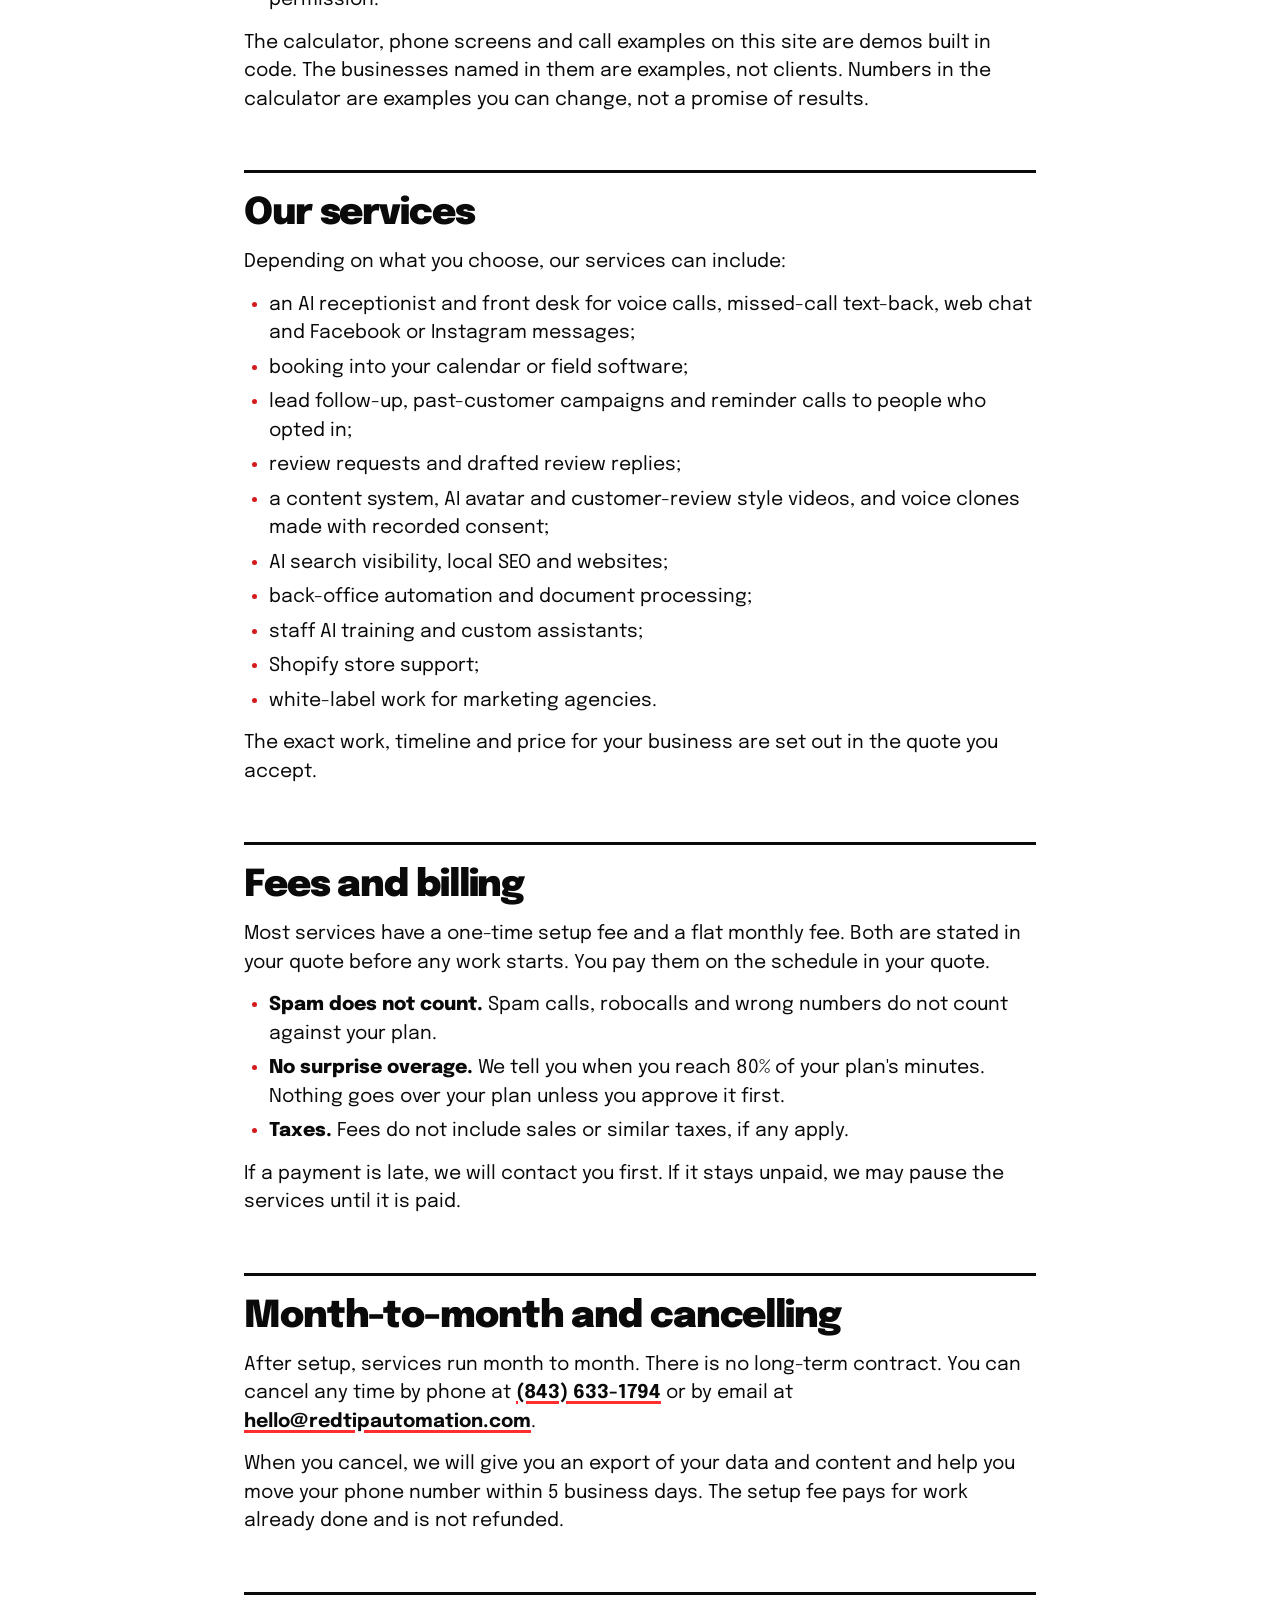
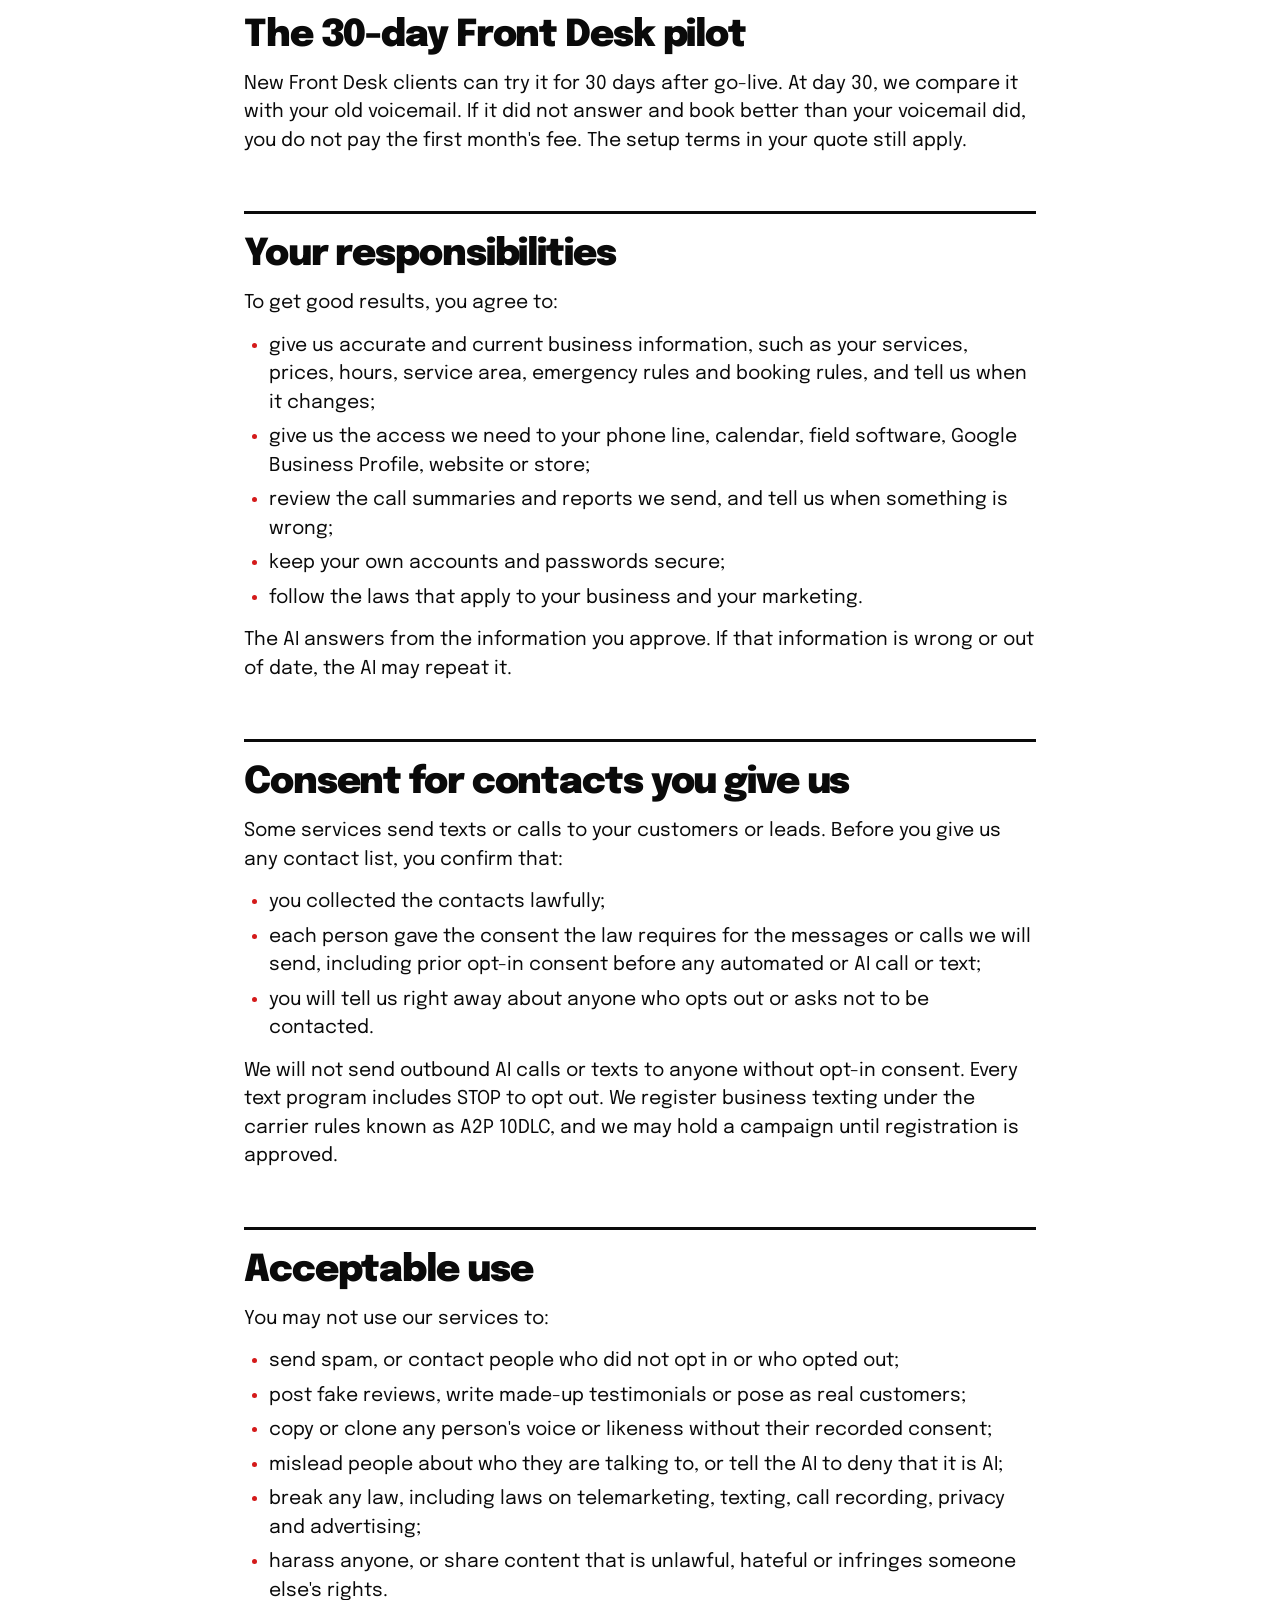
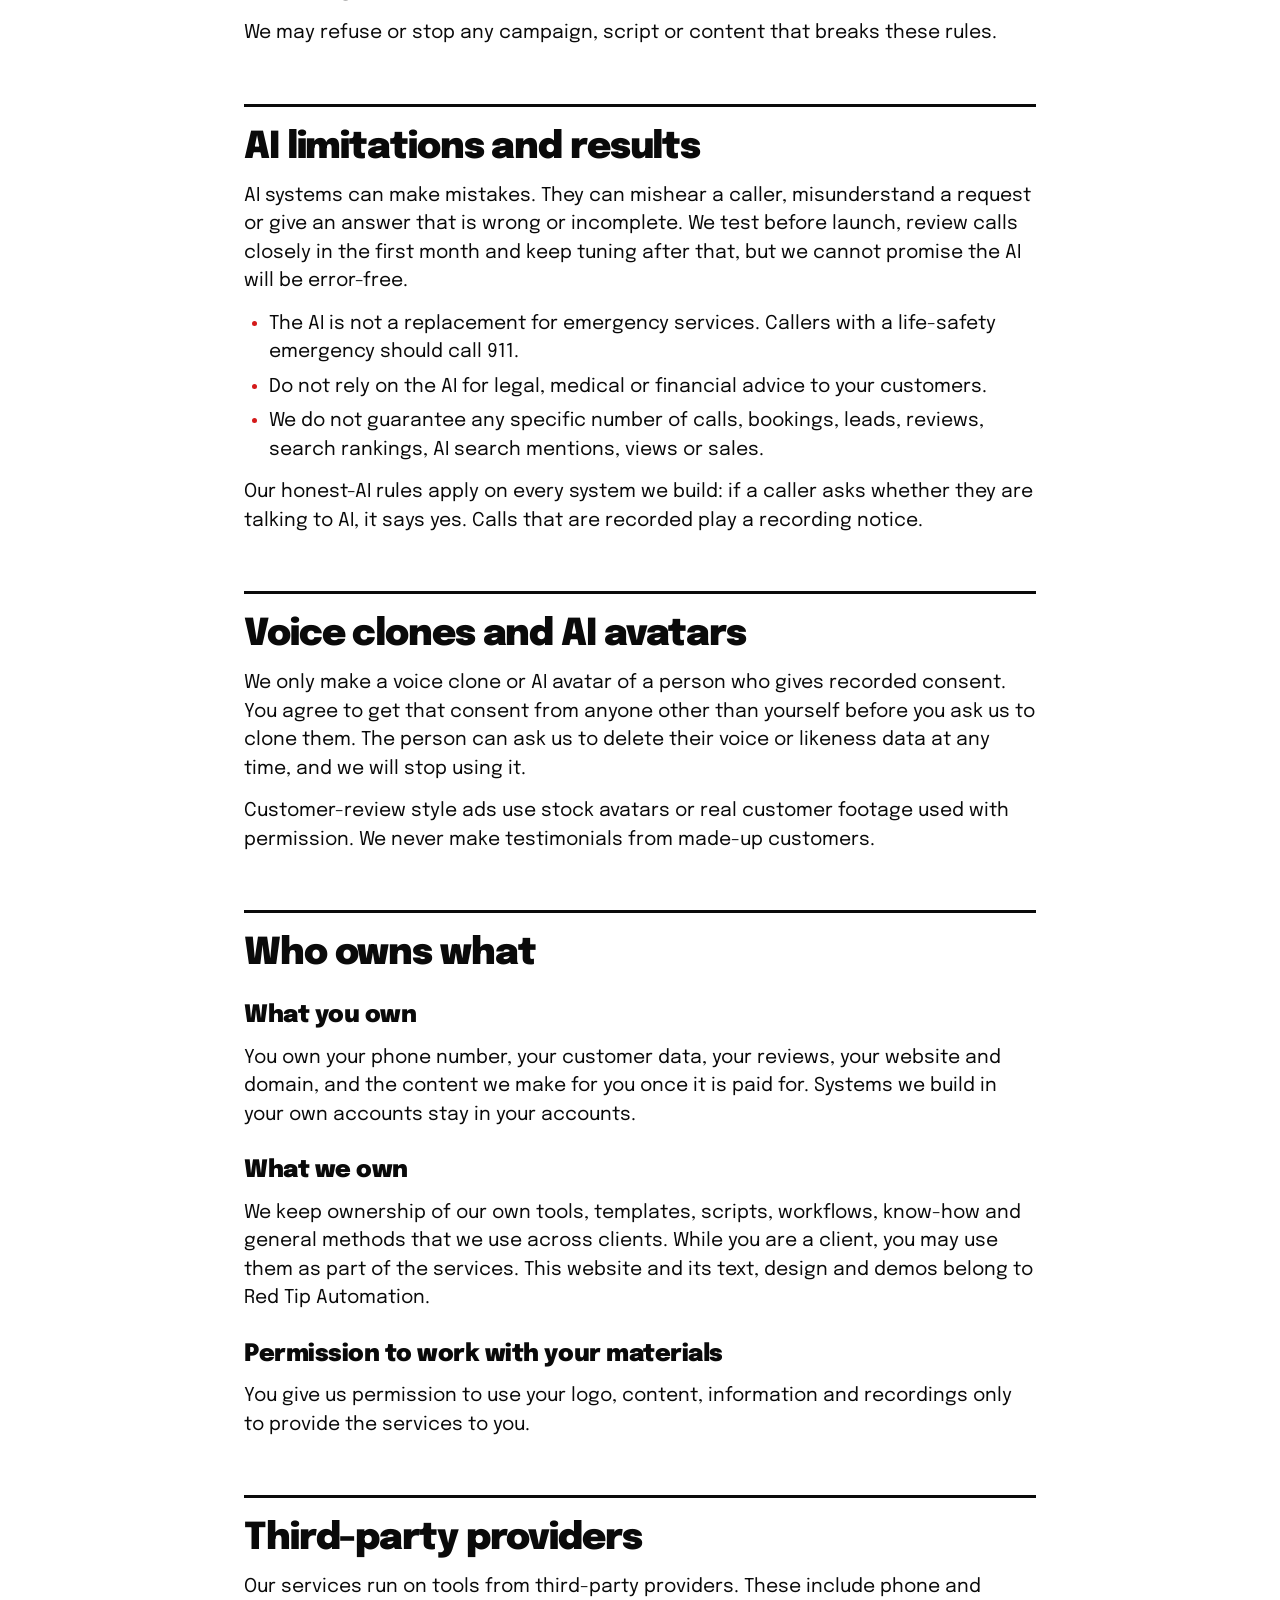
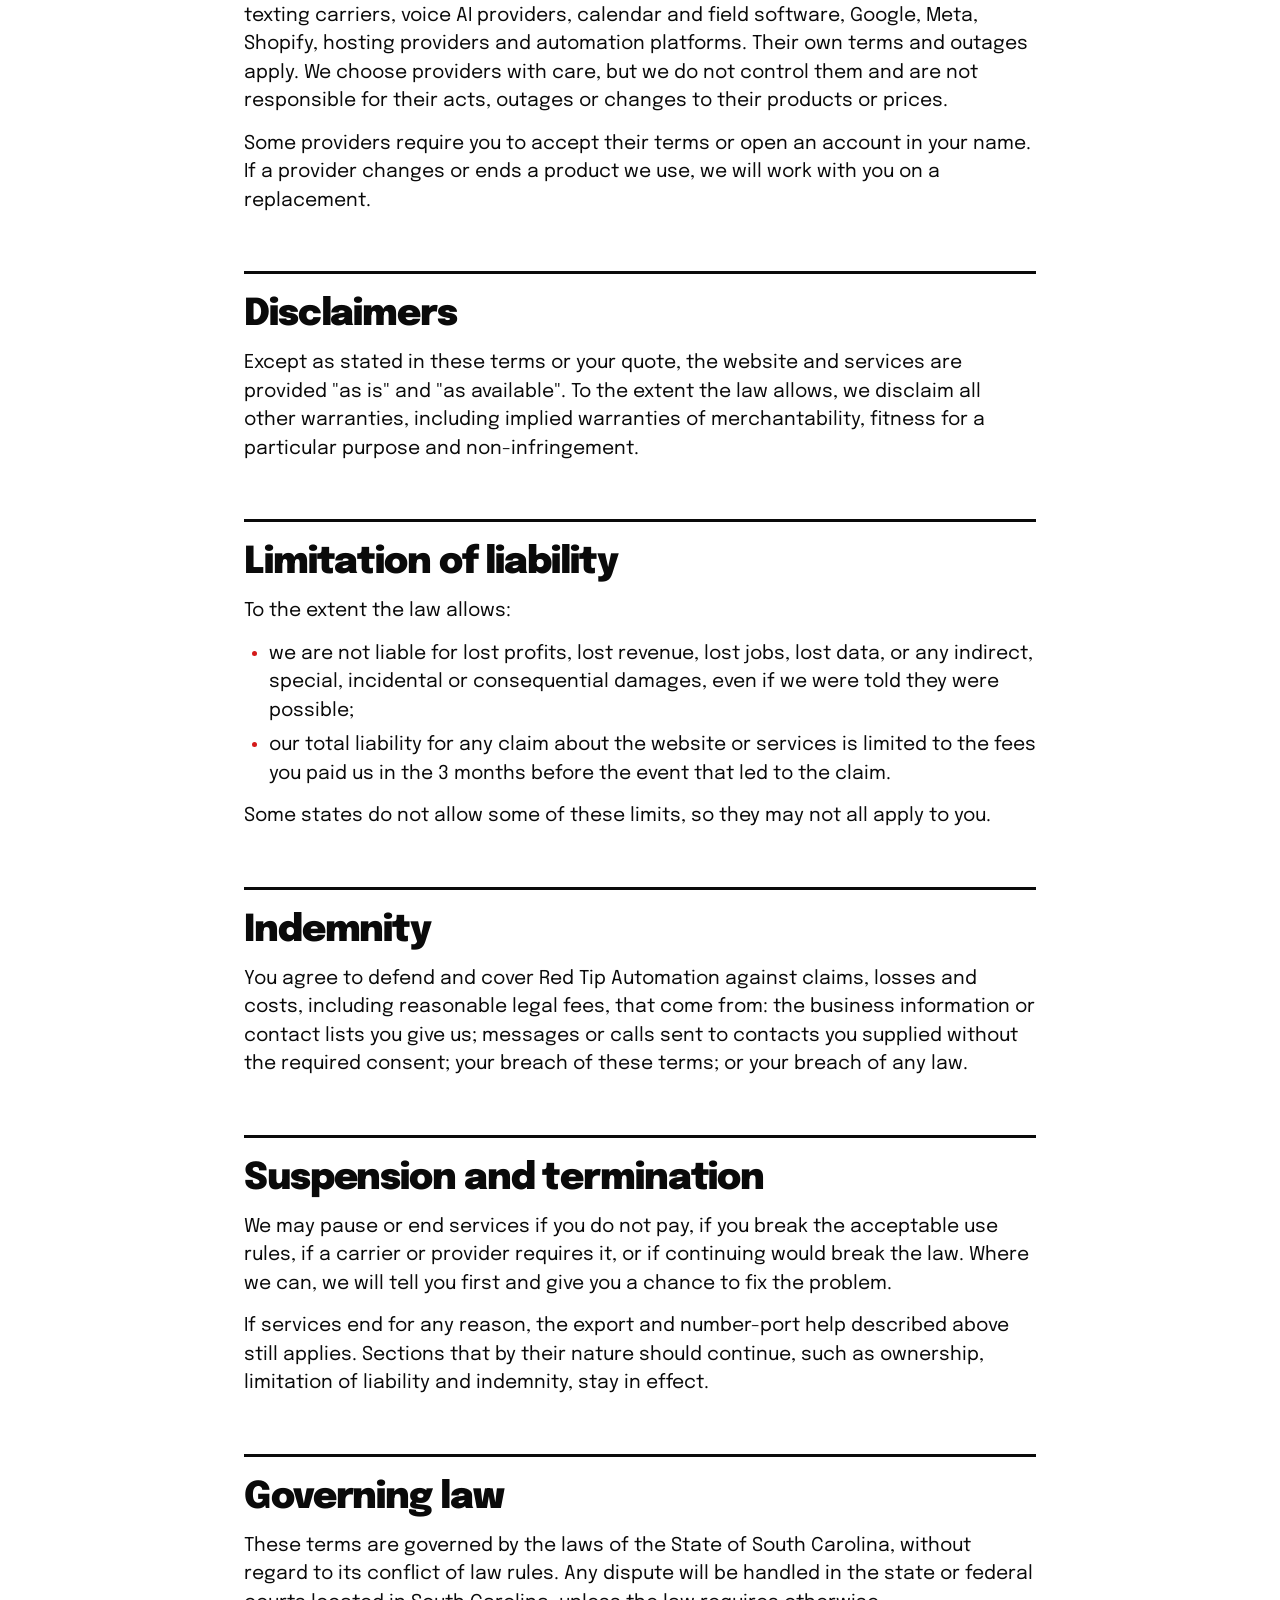
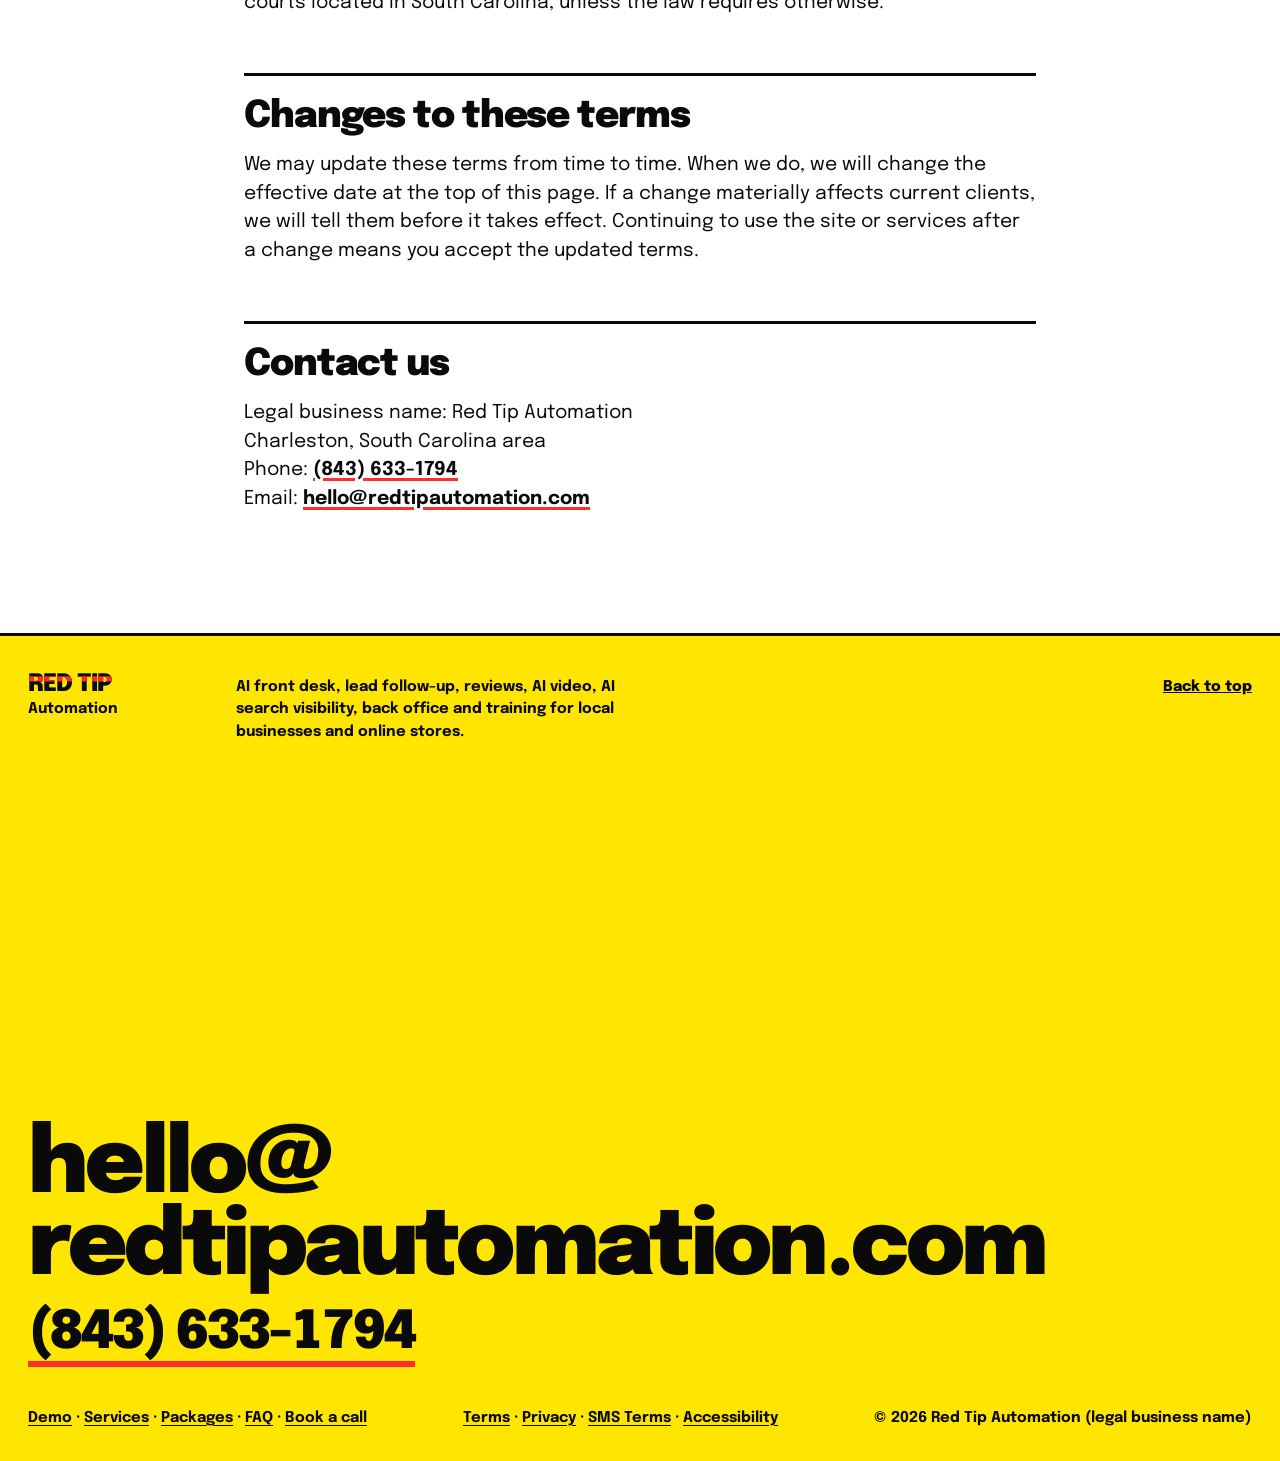
<file: terms.html>
<!doctype html>
<html lang="en">
<head>

<meta charset="utf-8">
<meta name="viewport" content="width=device-width, initial-scale=1">
<title>Terms of Service | Red Tip Automation</title>
<meta name="description" content="The terms for using the Red Tip Automation website and services: fees, month-to-month service, your responsibilities, AI limits, ownership and liability.">

<link rel="canonical" href="https://redtipautomation.com/terms.html">
<meta name="theme-color" content="#ff2d2d">
<link rel="icon" href="assets/favicon.svg" type="image/svg+xml">
<link rel="preconnect" href="https://fonts.googleapis.com">
<link rel="preconnect" href="https://fonts.gstatic.com" crossorigin>
<link href="https://fonts.googleapis.com/css2?family=Epilogue:wght@400;500;700;900&display=swap" rel="stylesheet">
<link rel="stylesheet" href="styles.css?v=9">
<script>document.documentElement.classList.add('js')</script>
</head>
<body class="doc-page">
<a class="skip" href="#main">Skip to content</a>

<header class="top" id="top-bar">
  <a class="logo" href="index.html" aria-label="Red Tip Automation, home">
    <svg class="logo-svg" xmlns="http://www.w3.org/2000/svg" viewBox="0 0 659 114" aria-hidden="true" focusable="false"><g fill="none" stroke="currentColor" stroke-width="6.00" stroke-linecap="round" stroke-linejoin="round"><path d="M26.36 85.64 L92.00 20.00"/><path d="M57.00 20.00 H92.00 V55.00"/><circle cx="20.00" cy="92.00" r="9.00"/><circle cx="50.00" cy="20.00" r="7.00"/><circle cx="92.00" cy="62.00" r="7.00"/></g><circle cx="92.00" cy="20.00" r="13.00" class="lg-tip"/><path fill="currentColor" d="M128.34 86.0V55.248000000000005H136.028V58.72H137.144Q137.826 56.86 139.40699999999998 55.992Q140.988 55.123999999999995 143.096 55.123999999999995H146.816V62.068H142.972Q139.996 62.068 138.074 63.649Q136.152 65.23 136.152 68.516V86.0ZM163.904 86.868Q159.316 86.868 155.813 84.91499999999999Q152.31 82.962 150.357 79.39699999999999Q148.404 75.832 148.404 70.996V70.252Q148.404 65.416 150.326 61.851Q152.248 58.286 155.72 56.333Q159.192 54.379999999999995 163.78 54.379999999999995Q168.30599999999998 54.379999999999995 171.654 56.394999999999996Q175.00199999999998 58.41 176.86199999999997 61.974999999999994Q178.72199999999998 65.53999999999999 178.72199999999998 70.252V72.918H156.34Q156.464 76.08 158.696 78.064Q160.928 80.048 164.152 80.048Q167.438 80.048 168.988 78.622Q170.53799999999998 77.196 171.344 75.46000000000001L177.73 78.80799999999999Q176.862 80.42 175.219 82.311Q173.576 84.202 170.848 85.535Q168.12 86.868 163.904 86.868ZM156.402 67.09H170.786Q170.53799999999998 64.424 168.647 62.812000000000005Q166.756 61.2 163.718 61.2Q160.55599999999998 61.2 158.69599999999997 62.812000000000005Q156.83599999999998 64.424 156.402 67.09ZM195.066 86.868Q191.408 86.868 188.21499999999997 85.03899999999999Q185.022 83.21 183.1 79.67599999999999Q181.178 76.142 181.178 71.12V70.128Q181.178 65.106 183.1 61.571999999999996Q185.022 58.038 188.184 56.208999999999996Q191.346 54.379999999999995 195.066 54.379999999999995Q197.856 54.379999999999995 199.747 55.031Q201.638 55.682 202.816 56.674Q203.994 57.666 204.614 58.782H205.73V42.6H213.542V86.0H205.85399999999998V82.28H204.738Q203.684 84.016 201.483 85.44200000000001Q199.28199999999998 86.868 195.066 86.868ZM197.422 80.048Q201.018 80.048 203.43599999999998 77.723Q205.85399999999998 75.398 205.85399999999998 70.934V70.314Q205.85399999999998 65.85 203.46699999999998 63.525Q201.07999999999998 61.2 197.422 61.2Q193.826 61.2 191.408 63.525Q188.98999999999998 65.85 188.98999999999998 70.314V70.934Q188.98999999999998 75.398 191.408 77.723Q193.826 80.048 197.422 80.048ZM243.75 86.0Q240.712 86.0 238.821 84.10900000000001Q236.93 82.218 236.93 79.056V61.696H229.242V55.248000000000005H236.93V45.7H244.742V55.248000000000005H253.174V61.696H244.742V77.69200000000001Q244.742 79.55199999999999 246.478 79.55199999999999H252.43V86.0ZM257.24199999999996 86.0V55.248000000000005H265.054V86.0ZM261.14799999999997 51.652Q259.03999999999996 51.652 257.58299999999997 50.288Q256.126 48.924 256.126 46.692Q256.126 44.46 257.58299999999997 43.096000000000004Q259.03999999999996 41.732 261.14799999999997 41.732Q263.318 41.732 264.74399999999997 43.096000000000004Q266.16999999999996 44.46 266.16999999999996 46.692Q266.16999999999996 48.924 264.74399999999997 50.288Q263.318 51.652 261.14799999999997 51.652ZM270.734 98.4V55.248000000000005H278.422V58.968H279.538Q280.592 57.17 282.82399999999996 55.775Q285.056 54.379999999999995 289.21 54.379999999999995Q292.93 54.379999999999995 296.092 56.208999999999996Q299.254 58.038 301.17600000000004 61.571999999999996Q303.098 65.106 303.098 70.128V71.12Q303.098 76.142 301.17600000000004 79.67599999999999Q299.254 83.21 296.092 85.03899999999999Q292.93 86.868 289.21 86.868Q286.42 86.868 284.529 86.217Q282.63800000000003 85.566 281.491 84.543Q280.344 83.52 279.66200000000003 82.466H278.546V98.4ZM286.854 80.048Q290.512 80.048 292.899 77.723Q295.286 75.398 295.286 70.934V70.314Q295.286 65.85 292.868 63.525Q290.45 61.2 286.854 61.2Q283.258 61.2 280.84000000000003 63.525Q278.422 65.85 278.422 70.314V70.934Q278.422 75.398 280.84000000000003 77.723Q283.258 80.048 286.854 80.048Z"/><path fill="currentColor" opacity=".62" d="M342.14799999999997 86.868Q338.86199999999997 86.868 336.289 85.752Q333.716 84.636 332.197 82.46600000000001Q330.678 80.296 330.678 77.196Q330.678 74.034 332.197 71.957Q333.716 69.88 336.351 68.826Q338.986 67.77199999999999 342.334 67.77199999999999H351.634V65.788Q351.634 63.122 350.022 61.51Q348.40999999999997 59.897999999999996 345.062 59.897999999999996Q341.776 59.897999999999996 340.03999999999996 61.448Q338.304 62.998000000000005 337.746 65.47800000000001L331.794 63.556Q332.538 61.076 334.18100000000004 59.061Q335.824 57.046 338.552 55.806Q341.28 54.566 345.12399999999997 54.566Q351.07599999999996 54.566 354.486 57.604Q357.896 60.641999999999996 357.896 66.22200000000001V78.80799999999999Q357.896 80.668 359.632 80.668H362.236V86.0H357.462Q355.292 86.0 353.928 84.884Q352.56399999999996 83.768 352.56399999999996 81.846V81.66H351.634Q351.138 82.59 350.14599999999996 83.83Q349.154 85.07 347.23199999999997 85.969Q345.31 86.868 342.14799999999997 86.868ZM343.078 81.598Q346.92199999999997 81.598 349.278 79.39699999999999Q351.634 77.196 351.634 73.352V72.732H342.706Q340.164 72.732 338.614 73.81700000000001Q337.06399999999996 74.902 337.06399999999996 77.01Q337.06399999999996 79.118 338.676 80.358Q340.288 81.598 343.078 81.598ZM377.654 86.558Q374.182 86.558 371.454 85.00800000000001Q368.726 83.458 367.176 80.606Q365.626 77.754 365.626 73.786V55.434H372.012V73.352Q372.012 77.32 373.996 79.211Q375.98 81.102 379.514 81.102Q383.42 81.102 385.807 78.467Q388.19399999999996 75.832 388.19399999999996 70.872V55.434H394.58V86.0H388.318V81.412H387.32599999999996Q386.45799999999997 83.272 384.226 84.915Q381.99399999999997 86.558 377.654 86.558ZM412.974 86.0Q410.18399999999997 86.0 408.54099999999994 84.326Q406.89799999999997 82.652 406.89799999999997 79.862V60.828H398.46599999999995V55.434H406.89799999999997V45.328H413.284V55.434H422.39799999999997V60.828H413.284V78.746Q413.284 80.606 415.02 80.606H421.40599999999995V86.0ZM441.722 86.868Q437.134 86.868 433.56899999999996 84.977Q430.00399999999996 83.086 427.95799999999997 79.55199999999999Q425.912 76.018 425.912 71.182V70.252Q425.912 65.416 427.95799999999997 61.913Q430.00399999999996 58.41 433.56899999999996 56.488Q437.134 54.566 441.722 54.566Q446.31 54.566 449.906 56.488Q453.502 58.41 455.548 61.913Q457.594 65.416 457.594 70.252V71.182Q457.594 76.018 455.548 79.55199999999999Q453.502 83.086 449.906 84.977Q446.31 86.868 441.722 86.868ZM441.722 81.164Q445.938 81.164 448.573 78.467Q451.20799999999997 75.77 451.20799999999997 70.996V70.438Q451.20799999999997 65.664 448.604 62.967Q446.0 60.269999999999996 441.722 60.269999999999996Q437.568 60.269999999999996 434.933 62.967Q432.298 65.664 432.298 70.438V70.996Q432.298 75.77 434.933 78.467Q437.568 81.164 441.722 81.164ZM463.03 86.0V55.434H469.292V59.03H470.284Q471.152 57.418 473.07399999999996 56.178Q474.996 54.938 478.282 54.938Q481.692 54.938 483.769 56.333Q485.846 57.728 486.9 59.897999999999996H487.892Q488.94599999999997 57.79 490.961 56.364000000000004Q492.976 54.938 496.69599999999997 54.938Q499.67199999999997 54.938 501.966 56.147000000000006Q504.26 57.356 505.624 59.742999999999995Q506.988 62.129999999999995 506.988 65.664V86.0H500.602V66.16Q500.602 63.370000000000005 499.08299999999997 61.851Q497.56399999999996 60.332 494.774 60.332Q491.798 60.332 490.0 62.254000000000005Q488.202 64.176 488.202 67.77199999999999V86.0H481.816V66.16Q481.816 63.370000000000005 480.29699999999997 61.851Q478.77799999999996 60.332 475.988 60.332Q473.012 60.332 471.214 62.254000000000005Q469.416 64.176 469.416 67.77199999999999V86.0ZM523.15 86.868Q519.864 86.868 517.2909999999999 85.752Q514.718 84.636 513.199 82.46600000000001Q511.68 80.296 511.68 77.196Q511.68 74.034 513.199 71.957Q514.718 69.88 517.353 68.826Q519.9879999999999 67.77199999999999 523.336 67.77199999999999H532.636V65.788Q532.636 63.122 531.024 61.51Q529.412 59.897999999999996 526.064 59.897999999999996Q522.778 59.897999999999996 521.042 61.448Q519.306 62.998000000000005 518.748 65.47800000000001L512.796 63.556Q513.54 61.076 515.183 59.061Q516.826 57.046 519.5540000000001 55.806Q522.282 54.566 526.126 54.566Q532.078 54.566 535.488 57.604Q538.898 60.641999999999996 538.898 66.22200000000001V78.80799999999999Q538.898 80.668 540.634 80.668H543.238V86.0H538.4639999999999Q536.294 86.0 534.9300000000001 84.884Q533.566 83.768 533.566 81.846V81.66H532.636Q532.14 82.59 531.1479999999999 83.83Q530.156 85.07 528.2339999999999 85.969Q526.312 86.868 523.15 86.868ZM524.08 81.598Q527.924 81.598 530.28 79.39699999999999Q532.636 77.196 532.636 73.352V72.732H523.708Q521.166 72.732 519.616 73.81700000000001Q518.066 74.902 518.066 77.01Q518.066 79.118 519.678 80.358Q521.29 81.598 524.08 81.598ZM558.408 86.0Q555.618 86.0 553.975 84.326Q552.332 82.652 552.332 79.862V60.828H543.9V55.434H552.332V45.328H558.718V55.434H567.832V60.828H558.718V78.746Q558.718 80.606 560.454 80.606H566.84V86.0ZM572.834 86.0V55.434H579.2199999999999V86.0ZM576.058 51.28Q574.198 51.28 572.9269999999999 50.071Q571.656 48.862 571.656 46.94Q571.656 45.018 572.9269999999999 43.809Q574.198 42.6 576.058 42.6Q577.98 42.6 579.22 43.809Q580.4599999999999 45.018 580.4599999999999 46.94Q580.4599999999999 48.862 579.22 50.071Q577.98 51.28 576.058 51.28ZM600.5279999999999 86.868Q595.9399999999999 86.868 592.375 84.977Q588.81 83.086 586.7639999999999 79.55199999999999Q584.718 76.018 584.718 71.182V70.252Q584.718 65.416 586.7639999999999 61.913Q588.81 58.41 592.375 56.488Q595.9399999999999 54.566 600.5279999999999 54.566Q605.1159999999999 54.566 608.7119999999999 56.488Q612.3079999999999 58.41 614.3539999999998 61.913Q616.3999999999999 65.416 616.3999999999999 70.252V71.182Q616.3999999999999 76.018 614.3539999999998 79.55199999999999Q612.3079999999999 83.086 608.7119999999999 84.977Q605.1159999999999 86.868 600.5279999999999 86.868ZM600.5279999999999 81.164Q604.7439999999999 81.164 607.3789999999999 78.467Q610.0139999999999 75.77 610.0139999999999 70.996V70.438Q610.0139999999999 65.664 607.4099999999999 62.967Q604.8059999999999 60.269999999999996 600.5279999999999 60.269999999999996Q596.3739999999999 60.269999999999996 593.7389999999999 62.967Q591.1039999999999 65.664 591.1039999999999 70.438V70.996Q591.1039999999999 75.77 593.7389999999999 78.467Q596.3739999999999 81.164 600.5279999999999 81.164ZM621.8359999999999 86.0V55.434H628.098V60.022H629.0899999999999Q629.9579999999999 58.162 632.1899999999998 56.55Q634.4219999999999 54.938 638.824 54.938Q642.2959999999999 54.938 644.9929999999999 56.488Q647.6899999999999 58.038 649.24 60.858999999999995Q650.79 63.68 650.79 67.648V86.0H644.4039999999999V68.144Q644.4039999999999 64.176 642.4199999999998 62.285000000000004Q640.4359999999999 60.394000000000005 636.9639999999999 60.394000000000005Q632.9959999999999 60.394000000000005 630.6089999999999 62.998000000000005Q628.2219999999999 65.602 628.2219999999999 70.562V86.0Z"/></svg>
  </a>
  <nav aria-label="Main">
    <a href="index.html#demo">Call the demo</a>
    <a href="index.html#services">Services</a>
    <a href="index.html#packages">Packages</a>
    <a href="index.html#how">How it works</a>
    <a href="faq.html">FAQ</a>
  </nav>
  <a class="btn btn-sm" href="index.html#book">Book a call</a>
</header>

<main id="main">

<section class="doc-hero" data-ink="#ffffff" data-tip="#ff2d2d" aria-labelledby="doc-h">
  <h1 id="doc-h">Terms of Service</h1>
  <p class="lead">The rules for using this website and our services, written as simply as we could.</p>
  <p class="doc-meta">Effective date: November 5, 2026</p>
</section>

<section class="doc" data-ink="#0a0a0a" data-tip="#ff2d2d" aria-label="Terms of Service">
  <div class="doc-in">
    <nav class="toc" aria-labelledby="toc-h">
      <h2 id="toc-h">On this page</h2>
      <ol>
      <li><a href="#who-we-are">Who we are</a></li>
      <li><a href="#using-this-website">Using this website</a></li>
      <li><a href="#our-services">Our services</a></li>
      <li><a href="#fees-and-billing">Fees and billing</a></li>
      <li><a href="#month-to-month-and-cancelling">Month-to-month and cancelling</a></li>
      <li><a href="#the-30-day-front-desk-pilot">The 30-day Front Desk pilot</a></li>
      <li><a href="#your-responsibilities">Your responsibilities</a></li>
      <li><a href="#consent-for-contacts-you-give-us">Consent for contacts you give us</a></li>
      <li><a href="#acceptable-use">Acceptable use</a></li>
      <li><a href="#ai-limitations-and-results">AI limitations and results</a></li>
      <li><a href="#voice-clones-and-ai-avatars">Voice clones and AI avatars</a></li>
      <li><a href="#who-owns-what">Who owns what</a></li>
      <li><a href="#third-party-providers">Third-party providers</a></li>
      <li><a href="#disclaimers">Disclaimers</a></li>
      <li><a href="#limitation-of-liability">Limitation of liability</a></li>
      <li><a href="#indemnity">Indemnity</a></li>
      <li><a href="#suspension-and-termination">Suspension and termination</a></li>
      <li><a href="#governing-law">Governing law</a></li>
      <li><a href="#changes-to-these-terms">Changes to these terms</a></li>
      <li><a href="#contact-us">Contact us</a></li>
      </ol>
    </nav>
    <div class="prose">
    <h2 id="who-we-are">Who we are</h2>
<p>Red Tip Automation ("Red Tip", "we", "us") builds and runs AI and automation systems for local businesses, online stores and agencies. We are based in the Charleston, South Carolina area.</p>
<p>These terms cover two things: your use of this website, and the services we provide to clients. By using this site or our services, you agree to these terms. If you do not agree, please do not use them.</p>
<p>If you sign a separate written agreement or quote with us, that document controls where it differs from these terms.</p>
    <h2 id="using-this-website">Using this website</h2>
<p>You may use this site to learn about our services and to contact us. Please do not:</p>
<ul>
<li>try to break, overload or get around the security of the site;</li>
<li>copy large parts of the site or its demos for another business;</li>
<li>submit someone else's name or phone number in our forms without their permission.</li>
</ul>
<p>The calculator, phone screens and call examples on this site are demos built in code. The businesses named in them are examples, not clients. Numbers in the calculator are examples you can change, not a promise of results.</p>
    <h2 id="our-services">Our services</h2>
<p>Depending on what you choose, our services can include:</p>
<ul>
<li>an AI receptionist and front desk for voice calls, missed-call text-back, web chat and Facebook or Instagram messages;</li>
<li>booking into your calendar or field software;</li>
<li>lead follow-up, past-customer campaigns and reminder calls to people who opted in;</li>
<li>review requests and drafted review replies;</li>
<li>a content system, AI avatar and customer-review style videos, and voice clones made with recorded consent;</li>
<li>AI search visibility, local SEO and websites;</li>
<li>back-office automation and document processing;</li>
<li>staff AI training and custom assistants;</li>
<li>Shopify store support;</li>
<li>white-label work for marketing agencies.</li>
</ul>
<p>The exact work, timeline and price for your business are set out in the quote you accept.</p>
    <h2 id="fees-and-billing">Fees and billing</h2>
<p>Most services have a one-time setup fee and a flat monthly fee. Both are stated in your quote before any work starts. You pay them on the schedule in your quote.</p>
<ul>
<li><strong>Spam does not count.</strong> Spam calls, robocalls and wrong numbers do not count against your plan.</li>
<li><strong>No surprise overage.</strong> We tell you when you reach 80% of your plan's minutes. Nothing goes over your plan unless you approve it first.</li>
<li><strong>Taxes.</strong> Fees do not include sales or similar taxes, if any apply.</li>
</ul>
<p>If a payment is late, we will contact you first. If it stays unpaid, we may pause the services until it is paid.</p>

    <h2 id="month-to-month-and-cancelling">Month-to-month and cancelling</h2>
<p>After setup, services run month to month. There is no long-term contract. You can cancel any time by phone at <a href="tel:+18436331794">(843) 633-1794</a> or by email at <a href="mailto:hello@redtipautomation.com">hello@redtipautomation.com</a>.</p>
<p>When you cancel, we will give you an export of your data and content and help you move your phone number within 5 business days. The setup fee pays for work already done and is not refunded.</p>

    <h2 id="the-30-day-front-desk-pilot">The 30-day Front Desk pilot</h2>
<p>New Front Desk clients can try it for 30 days after go-live. At day 30, we compare it with your old voicemail. If it did not answer and book better than your voicemail did, you do not pay the first month's fee. The setup terms in your quote still apply.</p>
    <h2 id="your-responsibilities">Your responsibilities</h2>
<p>To get good results, you agree to:</p>
<ul>
<li>give us accurate and current business information, such as your services, prices, hours, service area, emergency rules and booking rules, and tell us when it changes;</li>
<li>give us the access we need to your phone line, calendar, field software, Google Business Profile, website or store;</li>
<li>review the call summaries and reports we send, and tell us when something is wrong;</li>
<li>keep your own accounts and passwords secure;</li>
<li>follow the laws that apply to your business and your marketing.</li>
</ul>
<p>The AI answers from the information you approve. If that information is wrong or out of date, the AI may repeat it.</p>
    <h2 id="consent-for-contacts-you-give-us">Consent for contacts you give us</h2>
<p>Some services send texts or calls to your customers or leads. Before you give us any contact list, you confirm that:</p>
<ul>
<li>you collected the contacts lawfully;</li>
<li>each person gave the consent the law requires for the messages or calls we will send, including prior opt-in consent before any automated or AI call or text;</li>
<li>you will tell us right away about anyone who opts out or asks not to be contacted.</li>
</ul>
<p>We will not send outbound AI calls or texts to anyone without opt-in consent. Every text program includes STOP to opt out. We register business texting under the carrier rules known as A2P 10DLC, and we may hold a campaign until registration is approved.</p>
    <h2 id="acceptable-use">Acceptable use</h2>
<p>You may not use our services to:</p>
<ul>
<li>send spam, or contact people who did not opt in or who opted out;</li>
<li>post fake reviews, write made-up testimonials or pose as real customers;</li>
<li>copy or clone any person's voice or likeness without their recorded consent;</li>
<li>mislead people about who they are talking to, or tell the AI to deny that it is AI;</li>
<li>break any law, including laws on telemarketing, texting, call recording, privacy and advertising;</li>
<li>harass anyone, or share content that is unlawful, hateful or infringes someone else's rights.</li>
</ul>
<p>We may refuse or stop any campaign, script or content that breaks these rules.</p>
    <h2 id="ai-limitations-and-results">AI limitations and results</h2>
<p>AI systems can make mistakes. They can mishear a caller, misunderstand a request or give an answer that is wrong or incomplete. We test before launch, review calls closely in the first month and keep tuning after that, but we cannot promise the AI will be error-free.</p>
<ul>
<li>The AI is not a replacement for emergency services. Callers with a life-safety emergency should call 911.</li>
<li>Do not rely on the AI for legal, medical or financial advice to your customers.</li>
<li>We do not guarantee any specific number of calls, bookings, leads, reviews, search rankings, AI search mentions, views or sales.</li>
</ul>
<p>Our honest-AI rules apply on every system we build: if a caller asks whether they are talking to AI, it says yes. Calls that are recorded play a recording notice.</p>
    <h2 id="voice-clones-and-ai-avatars">Voice clones and AI avatars</h2>
<p>We only make a voice clone or AI avatar of a person who gives recorded consent. You agree to get that consent from anyone other than yourself before you ask us to clone them. The person can ask us to delete their voice or likeness data at any time, and we will stop using it.</p>
<p>Customer-review style ads use stock avatars or real customer footage used with permission. We never make testimonials from made-up customers.</p>
    <h2 id="who-owns-what">Who owns what</h2>
<h3>What you own</h3>
<p>You own your phone number, your customer data, your reviews, your website and domain, and the content we make for you once it is paid for. Systems we build in your own accounts stay in your accounts.</p>
<h3>What we own</h3>
<p>We keep ownership of our own tools, templates, scripts, workflows, know-how and general methods that we use across clients. While you are a client, you may use them as part of the services. This website and its text, design and demos belong to Red Tip Automation.</p>
<h3>Permission to work with your materials</h3>
<p>You give us permission to use your logo, content, information and recordings only to provide the services to you.</p>

    <h2 id="third-party-providers">Third-party providers</h2>
<p>Our services run on tools from third-party providers. These include phone and texting carriers, voice AI providers, calendar and field software, Google, Meta, Shopify, hosting providers and automation platforms. Their own terms and outages apply. We choose providers with care, but we do not control them and are not responsible for their acts, outages or changes to their products or prices.</p>
<p>Some providers require you to accept their terms or open an account in your name. If a provider changes or ends a product we use, we will work with you on a replacement.</p>
    <h2 id="disclaimers">Disclaimers</h2>
<p>Except as stated in these terms or your quote, the website and services are provided "as is" and "as available". To the extent the law allows, we disclaim all other warranties, including implied warranties of merchantability, fitness for a particular purpose and non-infringement.</p>
    <h2 id="limitation-of-liability">Limitation of liability</h2>

<p>To the extent the law allows:</p>
<ul>
<li>we are not liable for lost profits, lost revenue, lost jobs, lost data, or any indirect, special, incidental or consequential damages, even if we were told they were possible;</li>
<li>our total liability for any claim about the website or services is limited to the fees you paid us in the 3 months before the event that led to the claim.</li>
</ul>
<p>Some states do not allow some of these limits, so they may not all apply to you.</p>
    <h2 id="indemnity">Indemnity</h2>
<p>You agree to defend and cover Red Tip Automation against claims, losses and costs, including reasonable legal fees, that come from: the business information or contact lists you give us; messages or calls sent to contacts you supplied without the required consent; your breach of these terms; or your breach of any law.</p>
    <h2 id="suspension-and-termination">Suspension and termination</h2>
<p>We may pause or end services if you do not pay, if you break the acceptable use rules, if a carrier or provider requires it, or if continuing would break the law. Where we can, we will tell you first and give you a chance to fix the problem.</p>
<p>If services end for any reason, the export and number-port help described above still applies. Sections that by their nature should continue, such as ownership, limitation of liability and indemnity, stay in effect.</p>
    <h2 id="governing-law">Governing law</h2>
<p>These terms are governed by the laws of the State of South Carolina, without regard to its conflict of law rules. Any dispute will be handled in the state or federal courts located in South Carolina, unless the law requires otherwise.</p>

    <h2 id="changes-to-these-terms">Changes to these terms</h2>
<p>We may update these terms from time to time. When we do, we will change the effective date at the top of this page. If a change materially affects current clients, we will tell them before it takes effect. Continuing to use the site or services after a change means you accept the updated terms.</p>
    <h2 id="contact-us">Contact us</h2>

<p>Legal business name: Red Tip Automation<br>Charleston, South Carolina area<br>Phone: <a href="tel:+18436331794">(843) 633-1794</a><br>Email: <a href="mailto:hello@redtipautomation.com">hello@redtipautomation.com</a></p>
    </div>
  </div>
</section>

</main>

<footer class="foot" data-ink="#0b1026" data-tip="#ff2d2d">
  <div class="foot-row">
    <p><span class="mark" data-text="RED TIP">RED TIP</span> Automation</p>
    <p>AI front desk, lead follow-up, reviews, AI video, AI search visibility, back office and training for local businesses and online stores.</p>
    <a class="to-top" href="#main">Back to top</a>
  </div>
  
  <div class="foot-contact">
    <a class="foot-mail" href="mailto:hello@redtipautomation.com">hello@<br>redtipautomation.com</a>
    <a class="foot-phone" href="tel:+18436331794">(843) 633-1794</a>
  </div>
  <div class="foot-meta">
    <p><a href="index.html#demo">Demo</a> · <a href="index.html#services">Services</a> · <a href="index.html#packages">Packages</a> · <a href="faq.html">FAQ</a> · <a href="index.html#book">Book a call</a></p>
    <p><a href="terms.html">Terms</a> · <a href="privacy.html">Privacy</a> · <a href="sms-terms.html">SMS Terms</a> · <a href="accessibility.html">Accessibility</a></p>
    
    <p>&copy; 2026 Red Tip Automation (legal business name)</p>
  </div>
</footer>

<script src="main.js?v=8" defer></script>
</body>
</html>
</file>
<file: styles.css>
/* Red Tip Automation v3. Flat poster colour: loud red, electric yellow, black, white. No gradients. */
:root{
  --red:#ff2d2d; --red-dk:#d41a1a; --yellow:#ffe600; --yellow-dk:#e6cf00;
  --black:#0a0a0a; --black-2:#1b1b1b; --black-3:#2a2a2a;
  --white:#ffffff; --paper:#f4f4f4; --paper-2:#e7e7e7; --green:#22c55e;
  --ink:#0a0a0a; --soft:#4a4a4a;
  --font:"Epilogue",system-ui,-apple-system,"Segoe UI",sans-serif;
  --step-small:clamp(0.875rem,0.85rem + 0.1vw,0.9375rem);
  --step-body:clamp(1.0625rem,1rem + 0.25vw,1.1875rem);
  --step-lead:clamp(1.25rem,1.1rem + 0.6vw,1.5rem);
  --step-mid:clamp(2rem,1.2rem + 2.6vw,3.5rem);
  --step-head:clamp(2.5rem,1.2rem + 5vw,5.5rem);
  --m:28px; --r:18px; --bw:3px;
  --hard:8px 8px 0 var(--black);
  --ease:cubic-bezier(.22,1,.36,1); --bounce:cubic-bezier(.34,1.36,.64,1);
  --header-ink:#ffffff; --tip:#ffe600;
}
@media (max-width:760px){:root{--m:16px;--r:16px;--hard:6px 6px 0 var(--black)}}

*{box-sizing:border-box;margin:0;padding:0}
html{-webkit-text-size-adjust:100%;scroll-behavior:smooth;scroll-padding-top:80px;overflow-x:clip}
body{background:var(--black);color:var(--ink);font-family:var(--font);font-size:var(--step-body);line-height:1.5;-webkit-font-smoothing:antialiased;overflow-x:clip}
a{color:inherit}
:focus-visible{outline:3px solid var(--yellow);outline-offset:3px;box-shadow:0 0 0 6px var(--black)} /* taste-skill-ignore: hard offset shadow, client brief */
::selection{background:var(--yellow);color:var(--black)}
.skip{position:absolute;left:var(--m);top:-100px;background:var(--yellow);color:var(--black);padding:12px 16px;z-index:60;font-weight:700}
.skip:focus{top:12px}
h1,h2,h3,.h-stair,.dw-word,.out-num,.price,.foot-mail,.mark,.counts b{font-weight:900;letter-spacing:-0.04em;line-height:.9}
.h-big{font-size:var(--step-head)}
.h-mid{font-size:var(--step-mid)}
.lead{font-size:var(--step-lead);line-height:1.35}

/* wordmark: the red tip is the brand device */
.mark{position:relative;display:inline-block;line-height:.78;white-space:nowrap;color:currentColor}
.mark::after{content:attr(data-text);position:absolute;inset:0;color:var(--tip,var(--red));clip-path:inset(0 0 72% 0);transition:color .3s ease}

/* buttons: chunky slab, hard shadow, presses down */
.btn{position:relative;display:inline-flex;align-items:center;gap:12px;min-height:56px;padding:0 26px;border:var(--bw) solid var(--black);border-radius:14px;background:var(--yellow);color:var(--black);font:800 var(--step-body)/1 var(--font);text-decoration:none;cursor:pointer;box-shadow:6px 6px 0 var(--black);transition:transform .18s var(--ease),box-shadow .18s var(--ease),background .2s ease} /* taste-skill-ignore: hard offset shadow, client brief */
.btn::after{content:"";width:12px;height:12px;border-radius:3px;background:var(--red);border:2px solid var(--black);transition:transform .3s var(--bounce)}
.btn:hover,.btn:focus-visible{transform:translate(-3px,-3px);box-shadow:9px 9px 0 var(--black)} /* taste-skill-ignore: hard offset shadow, client brief */
.btn:hover::after{transform:rotate(45deg) scale(1.25)}
.btn:active{transform:translate(4px,4px);box-shadow:2px 2px 0 var(--black)} /* taste-skill-ignore: hard offset shadow, client brief */
.btn-sm{white-space:nowrap;min-height:46px;padding:0 18px;font-size:var(--step-small);box-shadow:4px 4px 0 var(--black)} /* taste-skill-ignore: hard offset shadow, client brief */
.btn-big{min-height:66px;padding:0 32px;font-size:var(--step-lead)}

/* header: fixed, takes the ink of the chapter beneath (colour by chapter) */
.top{position:fixed;inset:0 0 auto 0;z-index:40;display:flex;align-items:center;gap:28px;padding:14px var(--m);color:var(--header-ink);background:var(--header-bg,transparent);transition:color .3s ease,background-color .3s ease,transform .35s var(--ease)}
.top.hide{transform:translateY(-120%)}
.logo{display:flex;align-items:flex-end;gap:8px;text-decoration:none}
.logo .mark{font-size:30px}
.logo-svg{display:block;height:34px;width:auto}
.lg-tip{fill:var(--tip,var(--red));transition:fill .3s ease}
.logo-sub{font-size:var(--step-small);font-weight:700;line-height:1}
.top nav{display:flex;gap:26px;margin-left:auto;font-size:var(--step-small);font-weight:700}
.top nav a{text-decoration:none;position:relative;padding:8px 0}
.top nav a::after{content:"";position:absolute;left:0;right:0;bottom:2px;height:4px;background:var(--tip);transform:scaleX(0);transform-origin:left;transition:transform .25s var(--ease)}
.top nav a:hover::after,.top nav a:focus-visible::after{transform:scaleX(1)}

/* HERO: solid red poster */
.hero{position:relative;min-height:100svh;background:var(--red);color:var(--white);overflow:hidden;isolation:isolate;padding:120px var(--m) 64px;display:flex;flex-direction:column;justify-content:flex-end}
.shapes{position:absolute;inset:0;z-index:-1;pointer-events:none}
.shapes i{position:absolute;display:block;will-change:transform}
.sh-sun{width:44vw;height:44vw;max-width:740px;max-height:740px;right:-12vw;top:16vh;border-radius:50%;background:var(--yellow)}
.sh-band{left:-5vw;right:-5vw;bottom:-6vh;height:14vh;background:var(--black);transform:rotate(-3deg)}
.sh-sq{width:120px;height:120px;left:46vw;top:16vh;background:var(--white);border-radius:22px;transform:rotate(14deg)}
.hero-in{position:relative;z-index:2;max-width:1500px}
.hero-h{font-size:clamp(2.4rem,7.1vw,8rem);line-height:.88;letter-spacing:-0.05em}
.hero-h span{display:block}
.l1{color:var(--white)}
.l2{color:var(--black)}
.hero-low{display:grid;grid-template-columns:repeat(12,1fr);column-gap:24px;margin-top:36px;align-items:end}
.hero-sub{grid-column:1/6;font-size:var(--step-lead);line-height:1.35;font-weight:700}
.hero-cta{grid-column:1/8;display:flex;flex-wrap:wrap;align-items:center;gap:20px 28px;margin-top:28px}
.link-arrow{font-weight:800;text-decoration:none;border-bottom:4px solid var(--black);padding-bottom:4px;transition:color .2s ease,border-color .2s ease}
.link-arrow:hover{color:var(--yellow);border-color:var(--yellow)}

/* sticker */
.sticker{position:absolute;z-index:4;width:168px;height:168px;padding:18px;border-radius:50%;background:var(--yellow);color:var(--black);border:var(--bw) solid var(--black);box-shadow:6px 6px 0 var(--black);display:grid;place-items:center;text-align:center;font-weight:900;line-height:.95;letter-spacing:-0.03em;font-size:22px;transform:rotate(-12deg);transition:transform .5s var(--bounce);cursor:default} /* taste-skill-ignore: hard offset shadow, client brief */
.sticker:hover{transform:rotate(8deg) scale(1.08)}
.sticker small{display:block;font-size:13px;letter-spacing:0;font-weight:700;margin-top:4px}
.hero .sticker{right:calc(6vw + min(320px,22vw) + 10px);bottom:14vh}

/* phone mockup */
.phone-wrap{position:absolute;right:6vw;bottom:-30px;width:min(320px,22vw);z-index:3;perspective:1100px}
.phone{position:relative;aspect-ratio:9/18.5;border-radius:44px;background:var(--black);padding:11px;border:var(--bw) solid var(--black);box-shadow:14px 14px 0 var(--black);transform:rotate(6deg);transform-style:preserve-3d;transition:transform .6s var(--ease)} /* taste-skill-ignore: hard offset shadow, client brief */
.ph-notch{position:absolute;top:17px;left:50%;width:84px;height:22px;margin-left:-42px;border-radius:20px;background:#000;z-index:2}
.ph-head{display:flex;align-items:center;gap:10px;padding:46px 14px 12px;color:#fff;font-size:14px;line-height:1.2;background:var(--black-2);border-radius:34px 34px 0 0}
.ph-head small{display:block;color:#bdbdbd;font-size:13px}
.ph-av{width:34px;height:34px;border-radius:50%;background:var(--red);display:grid;place-items:center;font-weight:900}
.ph-feed{height:calc(100% - 92px);background:var(--paper);border-radius:0 0 34px 34px;padding:14px 12px;display:flex;flex-direction:column;gap:8px;overflow:hidden;justify-content:flex-end}
.m{max-width:86%;font-size:13.5px;line-height:1.35;padding:9px 12px;border-radius:16px;border:2px solid var(--black)}
.m.sys{align-self:center;background:var(--black);color:var(--yellow);font-weight:800;border-radius:999px;font-size:13px}
.m.out{align-self:flex-end;background:var(--red);color:var(--black);font-weight:600;border-bottom-right-radius:4px}
.m.in{align-self:flex-start;background:#fff;color:var(--black);border-bottom-left-radius:4px}
.m.booked{align-self:stretch;max-width:none;background:var(--yellow);color:var(--black);display:grid;grid-template-columns:auto 1fr;gap:2px 10px;align-items:center;padding:12px 14px;box-shadow:4px 4px 0 var(--black)} /* taste-skill-ignore: hard offset shadow, client brief */
.m.booked b{font-size:16px;font-weight:900}
.m.booked span:last-child{grid-column:2;font-size:13px;font-weight:600}
.bk-dot{grid-row:span 2;width:16px;height:16px;border-radius:50%;background:var(--red);border:2px solid var(--black)}
.m.typing{display:none}
.confetti{position:absolute;left:-60%;top:-30%;width:220%;height:160%;pointer-events:none}

/* ticker: thick yellow band */
.ticker{background:var(--yellow);color:var(--black);overflow:hidden;padding:18px 0;position:relative;z-index:4;border-block:var(--bw) solid var(--black)}
.tk-track{display:flex;width:max-content}
.tk-track p{display:flex;align-items:center;gap:28px;padding-right:28px;font-weight:900;font-size:var(--step-mid);letter-spacing:-0.03em;white-space:nowrap}
.tk-track i{width:18px;height:18px;background:var(--red);border:2px solid var(--black);transform:rotate(45deg);display:inline-block}

/* DUEL */
.duel{background:var(--black);color:#fff;padding:140px var(--m) 0;height:min(100svh,960px);min-height:720px;overflow:hidden;display:flex;flex-direction:column}
.duel-top{display:grid;grid-template-columns:repeat(12,1fr);column-gap:24px;align-items:start}
.duel-top h2{grid-column:1/6}
.duel-top p{grid-column:7/12;font-size:var(--step-lead);line-height:1.4;color:#e2e2e2}
.duel-words{display:grid;grid-template-columns:1fr 1fr;gap:24px;margin-top:10vh;flex:1}
.dw-cap{display:inline-block;font-size:var(--step-small);font-weight:800;margin-bottom:14px;padding:6px 12px;border-radius:8px;background:var(--black-3);color:#fff}
.dw:last-child .dw-cap{background:var(--yellow);color:var(--black)}
.dw-word{font-size:clamp(5rem,15vw,15rem);line-height:.82}
.dw-word.dim{color:#7a7a7a}
.dw-word.hot{color:var(--red)}

/* MATH */
.math{background:var(--yellow);color:var(--black);padding:150px var(--m);display:grid;grid-template-columns:repeat(12,1fr);column-gap:24px;align-items:center}
.math-say{display:contents}
.math-say h2{grid-column:1/-1;margin-bottom:56px}
.math-say .lead{grid-column:1/6;align-self:start;max-width:30ch;font-weight:600}
.app{grid-column:7/13;background:var(--black);color:#fff;border-radius:24px;border:var(--bw) solid var(--black);box-shadow:14px 14px 0 var(--red);overflow:hidden;transform:rotate(-1.2deg)} /* taste-skill-ignore: hard offset shadow, client brief */
.app-bar{display:flex;align-items:center;gap:8px;padding:14px 20px;background:var(--black-2);font-size:var(--step-small)}
.app-bar span{width:12px;height:12px;border-radius:50%;background:var(--red)}
.app-bar span:nth-child(2){background:var(--yellow)}
.app-bar span:nth-child(3){background:var(--green)}
.app-bar b{margin-left:10px;font-weight:700;color:#cfcfcf}
.app-body{padding:28px;display:grid;gap:22px}
.sl{display:grid;grid-template-columns:1fr auto;gap:4px 16px;align-items:baseline}
.sl label{font-weight:700}
.sl output{font-weight:900;font-size:var(--step-lead);color:var(--yellow);font-variant-numeric:tabular-nums}
.sl input{grid-column:1/-1}
input[type=range]{-webkit-appearance:none;appearance:none;width:100%;height:44px;background:transparent;cursor:pointer}
input[type=range]::-webkit-slider-runnable-track{height:12px;border-radius:12px;background:var(--black-3)}
input[type=range]::-moz-range-track{height:12px;border-radius:12px;background:var(--black-3)}
input[type=range]::-moz-range-progress{height:12px;border-radius:12px;background:var(--red)}
input[type=range]::-webkit-slider-thumb{-webkit-appearance:none;width:32px;height:32px;margin-top:-10px;border-radius:10px;background:var(--yellow);border:var(--bw) solid var(--black);box-shadow:3px 3px 0 var(--red);transition:transform .2s var(--bounce)} /* taste-skill-ignore: hard offset shadow, client brief */
input[type=range]:active::-webkit-slider-thumb{transform:scale(1.2) rotate(12deg)}
input[type=range]::-moz-range-thumb{width:24px;height:24px;border-radius:8px;background:var(--yellow);border:var(--bw) solid var(--black)}
.app-out{color:var(--black);background:var(--red);border-radius:16px;padding:24px;border:var(--bw) solid var(--black);box-shadow:6px 6px 0 var(--yellow)} /* taste-skill-ignore: hard offset shadow, client brief */
.out-num{font-size:var(--step-head);display:flex;align-items:baseline;gap:12px;flex-wrap:wrap}
.out-num span{font-variant-numeric:tabular-nums;display:inline-block}
.out-num span.bump{animation:bump .35s var(--bounce)}
.out-num small{font-size:var(--step-lead);letter-spacing:0;font-weight:800}
.out-say{margin-top:10px;font-weight:600}
.out-say b{font-weight:900}
.tb{display:grid;gap:10px}
.tb label{font-weight:700}
.tb input,.cp-fields input,.cp-fields select{font:inherit;font-size:var(--step-body);min-height:54px;width:100%;padding:12px 16px;border-radius:12px;border:var(--bw) solid var(--black);background:#fff;color:var(--black)}
.tb input:focus{outline:none;box-shadow:4px 4px 0 var(--yellow)} /* taste-skill-ignore: hard offset shadow, client brief */
/* booking form sits on red: a black ring passes 3:1 where the yellow shadow did not */
.cp-fields input:focus,.cp-fields select:focus,.cp-fields input:focus-visible,.cp-fields select:focus-visible{outline:3px solid var(--black);outline-offset:3px;box-shadow:none}
.tb-bubble{background:var(--red);color:var(--black);font-weight:600;padding:12px 16px;border-radius:16px 16px 4px 16px;border:2px solid #fff;justify-self:end;max-width:40ch}
.tb-note{font-size:var(--step-small);color:#cfcfcf;justify-self:end}

/* SERVICES mosaic of colour-blocked tiles */
.services{background:var(--white);padding:150px var(--m) 140px}
.mosaic{display:grid;grid-template-columns:repeat(12,1fr);grid-auto-rows:minmax(96px,auto);gap:16px}
.tile{border-radius:var(--r);padding:28px;position:relative;overflow:hidden;border:var(--bw) solid var(--black);box-shadow:var(--hard);transition:transform .25s var(--ease),box-shadow .25s var(--ease)} /* taste-skill-ignore: hard offset shadow, client brief */
.tile h3{font-size:clamp(1.6rem,1rem + 1.5vw,2.4rem);line-height:.98;margin-bottom:14px}
.tile p{max-width:52ch}
.tile:not(.t-head):hover{transform:translate(-4px,-4px);box-shadow:12px 12px 0 var(--black)} /* taste-skill-ignore: hard offset shadow, client brief */
.t-head{grid-column:1/-1;grid-row:span 2;padding:8px 0 24px;border:0;box-shadow:none;display:flex;align-items:flex-end;justify-content:space-between;gap:24px 48px;flex-wrap:wrap} /* taste-skill-ignore: hard offset shadow, client brief */
.t-head p{font-size:var(--step-lead);line-height:1.35;max-width:44ch;font-weight:500}
.t-desk{grid-column:1/7;grid-row:span 6;background:var(--black);color:#fff}
.t-lead{grid-column:7/13;grid-row:span 6;background:var(--paper)}
.t-rev{grid-column:1/6;grid-row:span 4;background:var(--yellow)}
.t-vis{grid-column:6/13;grid-row:span 4;background:var(--red);color:var(--black)}
.t-content{grid-column:1/8;grid-row:span 4;background:var(--black);color:#fff}
.t-office{grid-column:8/13;grid-row:span 4;background:var(--yellow)}
.t-store{grid-column:1/6;grid-row:span 3;background:var(--red);color:var(--black)}
.t-train{grid-column:6/13;grid-row:span 3;background:var(--paper)}
.tile-sub{margin-top:12px;font-size:var(--step-small);line-height:1.5}
.t-desk .tile-sub{color:#cfcfcf}
.tile p b{font-weight:800}
.agency{margin-top:56px;display:inline-block;font-size:var(--step-lead);font-weight:700;max-width:52ch;background:var(--black);color:#fff;padding:18px 22px;border-radius:14px;transform:rotate(-1deg)}

/* tile UIs */
.ui-stars{display:flex;flex-wrap:wrap;align-items:center;gap:12px;margin-top:20px}
.stars{display:flex;gap:4px}
.stars i{width:28px;height:28px;background:var(--black);clip-path:polygon(50% 0,61% 35%,98% 35%,68% 57%,79% 91%,50% 70%,21% 91%,32% 57%,2% 35%,39% 35%);transition:background .25s ease,transform .35s var(--bounce)}
.stars i.on{background:var(--red);transform:scale(1.18)}
.chip{display:inline-flex;align-items:center;gap:10px;background:var(--black);color:#fff;border-radius:12px;padding:6px 6px 6px 14px;font-size:var(--step-small);font-weight:700}
.chip b{background:var(--red);color:var(--black);border-radius:8px;padding:6px 12px;transition:transform .3s var(--bounce)}
.chip b.on{transform:scale(1.12)}
.ui-steps{display:flex;flex-wrap:wrap;gap:8px;margin-top:20px}
.ui-steps span,.flow span{font-size:var(--step-small);font-weight:800;padding:8px 14px;border-radius:10px;border:2px solid var(--black);background:#fff;color:var(--black);transition:background .25s ease,color .25s ease,transform .35s var(--bounce),box-shadow .25s ease} /* taste-skill-ignore: hard offset shadow, client brief */
.ui-steps span.on{background:var(--yellow);transform:translate(-2px,-2px);box-shadow:3px 3px 0 var(--black)} /* taste-skill-ignore: hard offset shadow, client brief */
.cal{margin-top:24px;background:var(--black-2);border-radius:14px;padding:16px;border:2px solid #333}
.cal-head{display:flex;justify-content:space-between;gap:12px;font-size:var(--step-small);margin-bottom:12px;color:#cfcfcf}
.cal-head b{color:#fff}
.cal-head em{font-style:normal;font-weight:900;color:var(--yellow);display:inline-block}
.cal-grid{display:grid;grid-template-columns:repeat(5,1fr);grid-template-rows:auto repeat(4,46px);gap:6px}
.cal-grid .d{font-size:13px;font-weight:800;color:#bdbdbd;text-align:center;padding-bottom:4px}
.cal-grid .col{grid-row:2/6;background:var(--black-3);border-radius:10px}
.job{grid-column:var(--c);grid-row:var(--r);font-size:12.5px;font-weight:800;line-height:1.15;padding:6px 8px;border-radius:9px;border:2px solid var(--black);display:flex;align-items:center;z-index:1}
.j1{background:var(--red);color:var(--black)}
.j2{background:var(--yellow);color:var(--black)}
.j3{background:#fff;color:var(--black)}
.dash{margin-top:24px;background:var(--white);border-radius:14px;padding:10px;display:grid;gap:6px;border:2px solid var(--black)}
.dash-row{display:grid;grid-template-columns:1.1fr 1fr 1.4fr;gap:10px;align-items:center;background:var(--paper);border-radius:9px;padding:10px 12px;font-size:var(--step-small);font-weight:600}
.dash-row.hd{background:transparent;font-weight:800;color:var(--soft);padding-block:4px}
.st{justify-self:start;font-weight:800;border-radius:8px;padding:4px 10px;font-size:13px;border:2px solid var(--black)}
.st.ok{background:var(--green);color:var(--black)}
.st.bk{background:var(--yellow);color:var(--black)}
.st.fu{background:var(--red);color:var(--black)}
.feed{display:flex;flex-wrap:wrap;gap:8px;margin-top:20px;align-items:center}
.feed .vid{background:var(--yellow);color:var(--black);font-weight:900;padding:14px 16px;border-radius:12px;border:2px solid var(--black)}
.post{display:grid;background:#fff;color:var(--black);font-weight:800;font-size:var(--step-small);padding:8px 12px;border-radius:10px;border:2px solid var(--black)}
.post small{font-weight:600;color:var(--soft);font-size:13px}
.flow{display:flex;flex-wrap:wrap;gap:8px;margin-top:20px}
.flow span.on{background:var(--red);color:var(--black);transform:translate(-2px,-2px);box-shadow:3px 3px 0 var(--black)} /* taste-skill-ignore: hard offset shadow, client brief */
.flow span.done{background:var(--black);color:var(--yellow)}

/* PACKAGES: plans that step up */
.packages{background:var(--black);color:#fff;padding:150px var(--m)}
.steps{display:grid;grid-template-columns:repeat(12,1fr);gap:16px;align-items:end}
.pk-say{grid-column:1/-1;align-self:start;margin-bottom:24px;display:flex;flex-wrap:wrap;justify-content:space-between;align-items:flex-end;gap:24px 48px}
.pk-say p{margin-top:0;font-size:var(--step-lead);line-height:1.35;color:#e2e2e2;max-width:30ch}
.plan{border-radius:var(--r);padding:28px 28px 0;display:flex;flex-direction:column;overflow:hidden;border:var(--bw) solid var(--black);box-shadow:8px 8px 0 #fff;transition:transform .25s var(--ease),box-shadow .25s var(--ease)} /* taste-skill-ignore: hard offset shadow, client brief */
.plan:hover{transform:translate(-4px,-4px);box-shadow:12px 12px 0 #fff} /* taste-skill-ignore: hard offset shadow, client brief */
.plan h3{font-size:clamp(1.6rem,1rem + 1.5vw,2.4rem);margin-bottom:16px}
.price{font-size:var(--step-mid);line-height:1.05;margin-bottom:20px;font-variant-numeric:tabular-nums}
.price small{font-size:var(--step-body);letter-spacing:0;font-weight:700}
.plan ul{list-style:none;display:grid;gap:8px;margin-bottom:28px}
.plan li{padding-left:24px;position:relative;font-weight:500}
.plan li::before{content:"";position:absolute;left:0;top:.4em;width:11px;height:11px;border-radius:3px;background:currentColor;transform:rotate(45deg)}
.plan-go{margin:auto -28px 0;padding:20px 28px;font-weight:900;text-decoration:none;display:flex;justify-content:space-between;align-items:center;border-top:var(--bw) solid var(--black);transition:padding .25s var(--ease),background .2s ease}
.plan-go::after{content:"";width:12px;height:12px;border-right:4px solid currentColor;border-top:4px solid currentColor;transform:rotate(45deg)}
.plan-go:hover{padding-left:40px}
.p1{grid-column:1/5;min-height:470px;background:var(--red);color:var(--black)}
.p1 .plan-go{background:var(--red-dk)}
.p2{grid-column:5/9;min-height:560px;background:var(--yellow);color:var(--black);position:relative}
.p6{grid-column:9/13;min-height:650px;background:#fff;color:var(--black)}
.p6 .plan-go{background:var(--paper-2)}
.tag{align-self:flex-start;background:var(--black);color:var(--yellow);font-weight:900;font-size:var(--step-small);padding:6px 12px;border-radius:999px;margin-bottom:14px;transform:rotate(-3deg)}
.p2 .plan-go{background:var(--yellow-dk)}
.more{display:grid;grid-template-columns:repeat(3,1fr);gap:16px;margin-top:16px}
.more .plan{min-height:280px}
.more .plan p:not(.price){margin-bottom:24px}
.more .price{font-size:var(--step-lead)}
.p3{background:#fff;color:var(--black)}
.p3 .plan-go{background:var(--paper-2)}
.p4{background:var(--red);color:var(--black)}
.p4 .plan-go{background:var(--red-dk)}
.p5{background:var(--yellow);color:var(--black)}
.p5 .plan-go{background:var(--yellow-dk)}
.pilot{margin-top:56px;font-size:var(--step-lead);line-height:1.4;max-width:56ch;background:var(--red);color:var(--black);padding:22px 26px;border-radius:14px;border:var(--bw) solid #fff;transform:rotate(-1deg);display:inline-block}
.pilot b{font-weight:900}

/* PROOF: card on a red ground */
.proof{background:var(--red);padding:150px var(--m) 0;height:min(100svh,900px);min-height:760px;overflow:hidden;position:relative;isolation:isolate}
.card{width:min(1040px,100%);margin:0 auto;background:#fff;color:var(--black);border-radius:26px;padding:56px;transform:rotate(-1.5deg);min-height:120%;border:var(--bw) solid var(--black);box-shadow:16px 16px 0 var(--black)} /* taste-skill-ignore: hard offset shadow, client brief */
.card h2{font-size:var(--step-mid);text-align:center}
.counts{display:grid;grid-template-columns:repeat(3,1fr);gap:16px;margin:48px 0}
.counts p{display:grid;gap:10px;text-align:center;align-content:start}
.counts b{font-size:var(--step-head);letter-spacing:-0.05em;color:var(--red)}
.counts p:nth-child(even) b{color:var(--black)}
.counts span{font-weight:700;font-size:var(--step-small);max-width:18ch;justify-self:center}
.names{text-align:center;font-size:var(--step-lead);line-height:1.7;font-weight:700}
.card-note{text-align:center;margin-top:20px;color:var(--soft)}

/* HOW: lines that step across */
.how{background:var(--black);color:#fff;padding:160px var(--m)}
.stair{display:grid;grid-template-columns:repeat(12,1fr);row-gap:64px}
.st1{grid-column:1/-1}.st2{grid-column:3/-1}.st3{grid-column:5/-1}
.h-stair{font-size:var(--step-head);line-height:1}
.st1 .h-stair{color:#fff}.st2 .h-stair{color:var(--red)}.st3 .h-stair{color:var(--yellow)}
.stair p:not(.h-stair){margin-top:14px;max-width:38ch;color:#d6d6d6;font-size:var(--step-lead);line-height:1.4}

/* FAQ */
.faq{background:#fff;color:var(--black);padding:150px var(--m);display:grid;grid-template-columns:repeat(12,1fr);column-gap:24px;align-items:start}
.faq-h{grid-column:1/5;position:sticky;top:110px;font-size:var(--step-mid)}
.qs{grid-column:5/13;display:grid;gap:12px}
.qs details{background:var(--paper);border-radius:var(--r);border:var(--bw) solid var(--black);transition:background .2s ease,transform .2s var(--ease),box-shadow .2s var(--ease)} /* taste-skill-ignore: hard offset shadow, client brief */
.qs details:hover{transform:translate(-3px,-3px);box-shadow:6px 6px 0 var(--black)} /* taste-skill-ignore: hard offset shadow, client brief */
.qs details[open]{background:var(--yellow);box-shadow:6px 6px 0 var(--black)} /* taste-skill-ignore: hard offset shadow, client brief */
.qs summary{list-style:none;cursor:pointer;min-height:72px;display:flex;align-items:center;justify-content:space-between;gap:20px;padding:16px 24px;font-size:var(--step-lead);font-weight:700;line-height:1.25}
.qs summary::-webkit-details-marker{display:none}
.qs summary i{flex:none;position:relative;width:22px;height:22px}
.qs summary i::before,.qs summary i::after{content:"";position:absolute;left:0;top:9px;width:22px;height:4px;border-radius:2px;background:var(--red);transition:transform .3s var(--ease)}
.qs summary i::after{transform:rotate(90deg)}
.qs details[open] summary i::after{transform:rotate(0)}
.qs details[open] summary i::before{background:var(--black)}
.ans p{padding:0 24px 24px;max-width:56ch}

/* BOOK: the coupon */
.book{background:var(--black);padding:140px var(--m)}
.coupon{max-width:1240px;margin:0 auto;background:var(--red);color:var(--black);border-radius:26px;display:grid;grid-template-columns:42% 58%;position:relative;box-shadow:14px 14px 0 var(--yellow)} /* taste-skill-ignore: hard offset shadow, client brief */
.coupon::before,.coupon::after{content:"";position:absolute;left:42%;width:60px;height:60px;margin-left:-30px;border-radius:50%;background:var(--black)}
.coupon::before{top:-30px}.coupon::after{bottom:-30px}
.cp-say{padding:56px 48px;display:flex;flex-direction:column;justify-content:space-between;gap:32px;border-right:6px dotted var(--black)}
.cp-say h2{font-size:var(--step-mid)}
.cp-say p{font-size:var(--step-lead);line-height:1.35;font-weight:600}
.cp-fields{padding:48px;display:grid;grid-template-columns:1fr 1fr;gap:14px}
.f{display:grid;gap:6px;align-content:start}
.f-wide{grid-column:1/-1}
.f-check{display:flex;gap:12px;align-items:flex-start}
.f-check input{flex:none;width:24px;height:24px;margin:2px 0 0;accent-color:var(--black);cursor:pointer}
.f-check label{font-weight:700;line-height:1.4;cursor:pointer}
.f label{font-weight:800;font-size:var(--step-small)}
.cp-fields select{appearance:none;-webkit-appearance:none;cursor:pointer}
/* error state on red: black shadow (5.34:1) and a yellow fill instead of a yellow edge (about 2.9:1) */
.cp-fields [aria-invalid=true]{border-color:var(--black);background:#fff6a8;box-shadow:6px 6px 0 var(--black)} /* taste-skill-ignore: hard offset shadow, client brief */
.err{justify-self:start;color:var(--black);background:var(--yellow);border-radius:6px;padding:2px 8px;font-weight:800;font-size:var(--step-small)}
.err:empty{display:none}
.btn-send{width:100%;justify-content:center;min-height:62px;background:var(--black);color:#fff;font-size:var(--step-lead);box-shadow:6px 6px 0 var(--yellow)} /* taste-skill-ignore: hard offset shadow, client brief */
.btn-send:hover,.btn-send:focus-visible{box-shadow:9px 9px 0 var(--yellow)} /* taste-skill-ignore: hard offset shadow, client brief */
.btn-send:active{box-shadow:2px 2px 0 var(--yellow)} /* taste-skill-ignore: hard offset shadow, client brief */
.status{margin-top:14px;font-weight:800}
.shake{animation:shake .4s var(--ease)}

/* FOOTER */
.foot{background:var(--yellow);color:var(--black);min-height:92svh;padding:40px var(--m) 32px;display:flex;flex-direction:column;--tip:var(--red);border-top:var(--bw) solid var(--black)}
.foot-row{display:grid;grid-template-columns:repeat(12,1fr);column-gap:24px;font-size:var(--step-small);font-weight:700}
.foot-row p:first-child{grid-column:1/3}
.foot-row p:first-child .mark{font-size:24px;margin-right:6px}
.foot-row p:nth-child(2){grid-column:3/8;max-width:44ch}
.to-top{grid-column:11/13;justify-self:end;font-weight:800}
.foot-contact{margin-top:auto;display:flex;flex-wrap:wrap;align-items:flex-end;gap:20px 48px}
.foot-mail{font-size:clamp(2.4rem,7.1vw,8rem);line-height:.9;text-decoration:none;display:inline-block;transition:color .2s ease}
.foot-mail:hover,.foot-phone:hover{color:var(--red)}
.foot-phone{font-weight:900;letter-spacing:-0.04em;line-height:.9;font-size:var(--step-mid);text-decoration:none;white-space:nowrap;font-variant-numeric:tabular-nums;border-bottom:6px solid var(--red);padding-bottom:4px;transition:color .2s ease}
.foot-meta{display:flex;justify-content:space-between;gap:20px;flex-wrap:wrap;margin-top:40px;font-size:var(--step-small);font-weight:700}
.foot-meta a{text-underline-offset:3px}

/* consent line under the booking form */
.consent{margin-top:16px;font-size:var(--step-small);font-weight:600;line-height:1.45;max-width:62ch}
.consent a{font-weight:800;text-decoration-thickness:2px;text-underline-offset:3px}

/* DOC PAGES: terms, privacy, SMS terms, FAQ, accessibility. Flat colour, readable column. */
.doc-hero{background:var(--black);color:#fff;padding:150px var(--m) 72px}
.doc-hero h1{font-size:var(--step-head);max-width:14ch}
.doc-hero .lead{margin-top:24px;max-width:46ch;color:#e2e2e2;font-weight:600}
.doc-meta{display:inline-block;margin-top:28px;font-size:var(--step-small);font-weight:800;background:var(--yellow);color:var(--black);padding:6px 12px;border-radius:8px;border:2px solid var(--black)}
.doc{background:#fff;color:var(--black);padding:72px var(--m) 120px;border-top:var(--bw) solid var(--black)}
.doc-in{max-width:72ch;margin:0 auto}
.toc{background:var(--yellow);border:var(--bw) solid var(--black);border-radius:var(--r);box-shadow:var(--hard);padding:24px 28px;margin-bottom:56px} /* taste-skill-ignore: hard offset shadow, client brief */
.toc h2{font-size:var(--step-lead);letter-spacing:-0.02em;line-height:1.1;margin-bottom:12px}
.toc ol{padding-left:1.5em;columns:2;column-gap:36px;font-weight:700;font-size:var(--step-small)}
.toc li{break-inside:avoid;padding:4px 0}
.toc a{text-decoration-thickness:2px;text-underline-offset:3px}
.toc a:hover{color:var(--red-dk)}
.prose{overflow-wrap:anywhere}
.prose h2{font-size:clamp(1.6rem,1.2rem + 1.4vw,2.4rem);line-height:1.05;letter-spacing:-0.03em;margin-top:56px;padding-top:22px;border-top:var(--bw) solid var(--black)}
.prose h2:first-child{margin-top:0}
.prose h3{font-size:var(--step-lead);line-height:1.15;letter-spacing:-0.02em;margin-top:28px}
.prose p,.prose ul,.prose ol{margin-top:14px}
.prose ul,.prose ol{padding-left:1.3em}
.prose li{margin-top:6px}
.prose li::marker{color:var(--red-dk);font-weight:900}
.prose a{font-weight:700;text-decoration-color:var(--red);text-decoration-thickness:3px;text-underline-offset:3px}
.prose a:hover{color:var(--red-dk)}
.prose strong{font-weight:800}
.callout{background:var(--paper);border:var(--bw) solid var(--black);border-radius:14px;padding:18px 20px;margin-top:20px;font-weight:600;box-shadow:6px 6px 0 var(--red)} /* taste-skill-ignore: hard offset shadow, client brief */
.callout p:first-child{margin-top:0}
.doc-cta{margin-top:64px;background:var(--red);color:var(--black);border:var(--bw) solid var(--black);border-radius:var(--r);padding:28px;box-shadow:var(--hard)} /* taste-skill-ignore: hard offset shadow, client brief */
.doc-cta h2{font-size:var(--step-mid);margin:0;padding:0;border:0}
.doc-cta p{margin-top:12px;font-weight:600;max-width:46ch}
.doc-cta .btn{margin-top:22px}

/* FAQ page: groups of questions */
.faq-doc{background:#fff;color:var(--black);padding:72px var(--m) 120px;border-top:var(--bw) solid var(--black)}
.faq-doc .toc{max-width:72ch}
.faq-group{display:grid;grid-template-columns:repeat(12,1fr);column-gap:24px;align-items:start;padding-top:56px;margin-top:56px;border-top:var(--bw) solid var(--black)}
.faq-group:first-of-type{margin-top:0}
.faq-group h2{grid-column:1/5;position:sticky;top:110px;font-size:var(--step-mid);line-height:1}
.faq-group .qs{grid-column:5/13}
.ans p+p{margin-top:-8px}
.ans a{font-weight:800;text-decoration-color:var(--red);text-decoration-thickness:3px;text-underline-offset:3px}
.faq-doc .doc-cta{max-width:72ch}

/* DEMO LINE: pick a business, see it answer */
.demo{background:#fff;color:var(--black);padding:150px var(--m);display:grid;grid-template-columns:repeat(12,1fr);column-gap:24px;align-items:center}
.demo-say{grid-column:1/7}
.demo-say .lead{margin-top:28px;max-width:34ch;font-weight:600}
.demo-num{display:inline-block;margin-top:36px;font-weight:900;letter-spacing:-0.04em;line-height:.9;font-size:clamp(2.6rem,1.4rem + 4vw,5.5rem);text-decoration:none;font-variant-numeric:tabular-nums;border-bottom:8px solid var(--red);padding-bottom:6px;transition:color .2s ease}
.demo-num:hover{color:var(--red)}
.demo-note{margin-top:16px;font-weight:700;color:var(--soft)}
.call{grid-column:7/13;background:var(--black);color:#fff;border-radius:24px;border:var(--bw) solid var(--black);box-shadow:14px 14px 0 var(--red);padding:22px;transform:rotate(1.2deg)} /* taste-skill-ignore: hard offset shadow, client brief */
.call-pick{display:flex;flex-wrap:wrap;gap:10px;margin-bottom:18px}
.pk{font:800 var(--step-small)/1 var(--font);min-height:46px;padding:0 16px;border-radius:12px;border:var(--bw) solid #fff;background:transparent;color:#fff;cursor:pointer;transition:transform .2s var(--bounce),background .2s ease,color .2s ease}
.pk:hover{transform:translate(-2px,-2px)}
.pk.on{background:var(--yellow);color:var(--black);border-color:var(--yellow)}
.pk.lang{margin-left:auto;border-style:dashed}
.pk.lang.on{background:var(--red);border-color:var(--red);border-style:solid;color:var(--black)}
.call-screen{background:var(--black-2);border-radius:16px;padding:18px;display:grid;gap:10px;min-height:340px;align-content:start}
.call-bar{display:flex;align-items:center;gap:10px;font-size:var(--step-small);padding-bottom:10px;border-bottom:2px solid var(--black-3)}
.call-bar em{margin-left:auto;font-style:normal;font-weight:800;color:var(--yellow);font-variant-numeric:tabular-nums}
.rec{width:12px;height:12px;border-radius:50%;background:var(--green);flex:none}
.say{max-width:88%;padding:11px 14px;border-radius:16px;border:2px solid var(--black);font-size:15px;line-height:1.4}
.say.ai{background:var(--red);color:var(--black);font-weight:600;border-bottom-left-radius:4px}
.say.you{justify-self:end;background:#fff;color:var(--black);border-bottom-right-radius:4px}
.call-tag{justify-self:start;display:inline-flex;gap:10px;align-items:center;background:var(--yellow);color:var(--black);font-size:var(--step-small);font-weight:700;padding:8px 12px;border-radius:10px;border:2px solid var(--black)}
.call-tag b{font-weight:900}

/* AI answer box in the visibility tile */
.ask{margin-top:20px;display:grid;gap:10px}
.ask-q{justify-self:end;background:var(--black);color:#fff;padding:10px 14px;border-radius:14px 14px 4px 14px;font-weight:700;font-size:var(--step-small)}
.ask-a{background:#fff;color:var(--black);padding:12px 14px;border-radius:14px 14px 14px 4px;border:2px solid var(--black);font-size:var(--step-small);font-weight:600;max-width:46ch;min-height:4.6em}
.ask-a mark{background:var(--yellow);color:var(--black);padding:0 4px;border-radius:4px;font-weight:900}

/* add-ons */
.addons{margin-top:48px;display:grid;grid-template-columns:repeat(12,1fr);column-gap:24px;align-items:start}
.addons h3{grid-column:1/4;font-size:var(--step-mid)}
.addons ul{grid-column:4/13;list-style:none;display:flex;flex-wrap:wrap;gap:10px}
.addons li{font-weight:800;font-size:var(--step-small);padding:10px 14px;border-radius:10px;border:2px solid #fff;transition:background .2s ease,color .2s ease,transform .25s var(--bounce)}
.addons li:hover{background:var(--yellow);color:var(--black);border-color:var(--yellow);transform:rotate(-2deg)}

/* PROMISES: what we put in writing */
.promise{background:var(--yellow);color:var(--black);padding:150px var(--m);border-block:var(--bw) solid var(--black)}
.pr-say{display:flex;flex-wrap:wrap;justify-content:space-between;align-items:flex-end;gap:24px 48px;margin-bottom:56px}
.pr-say .lead{max-width:36ch;font-weight:600}
.pr-list{list-style:none;counter-reset:pr;display:grid;grid-template-columns:1fr 1fr;gap:16px}
.pr-list li{counter-increment:pr;position:relative;background:#fff;border:var(--bw) solid var(--black);border-radius:var(--r);padding:26px 26px 26px 96px;box-shadow:var(--hard);transition:transform .25s var(--ease),box-shadow .25s var(--ease)} /* taste-skill-ignore: hard offset shadow, client brief */
.pr-list li:hover{transform:translate(-4px,-4px);box-shadow:12px 12px 0 var(--black)} /* taste-skill-ignore: hard offset shadow, client brief */
.pr-list li::before{content:counter(pr);position:absolute;left:24px;top:20px;font-weight:900;font-size:3.4rem;line-height:.9;letter-spacing:-0.05em;color:var(--red)}
.pr-list li:nth-child(even)::before{color:var(--black)}
.pr-list b{display:block;font-weight:900;font-size:var(--step-lead);letter-spacing:-0.02em;margin-bottom:6px}

@media (prefers-reduced-motion:no-preference){
  .say,.call-tag{transition:opacity .35s ease,transform .45s var(--bounce)}
  .js .say.hide,.js .call-tag.hide{opacity:0;transform:translateY(10px) scale(.96)}
  .rec{animation:ping-g 1.4s ease-out infinite}
}
@keyframes ping-g{0%{box-shadow:0 0 0 0 var(--green)}100%{box-shadow:0 0 0 10px rgba(34,197,94,0)}} /* taste-skill-ignore: hard offset shadow, client brief */

/* motion (no scroll-faded content: everything is readable without script) */
@media (prefers-reduced-motion:no-preference){
  .js .m.hide{opacity:0;transform:translateY(14px) scale(.94)}
  .m{transition:opacity .4s var(--ease),transform .45s var(--bounce)}
  .js .m.typing.show{display:flex;gap:4px;align-self:flex-start;background:#fff;padding:12px 14px}
  .m.typing i{width:7px;height:7px;border-radius:50%;background:var(--black);animation:dot 1s infinite}
  .m.typing i:nth-child(2){animation-delay:.15s}.m.typing i:nth-child(3){animation-delay:.3s}
  .booked.pop{animation:popin .55s var(--bounce)}
  .booked.pop .bk-dot{animation:ping 1.2s ease-out infinite}
  .js .job.hide,.js .dash-row.hide,.js .post.hide{opacity:0;transform:translateY(-14px) rotate(-4deg) scale(.85)}
  .job,.dash-row,.post{transition:opacity .35s ease,transform .5s var(--bounce)}
  .tk-track{animation:tick 36s linear infinite}
  .sticker{animation:stickin .6s var(--bounce) .9s backwards}
  .ticker:hover .tk-track{animation-play-state:paused}
}
@keyframes dot{0%,100%{transform:translateY(0);opacity:.4}50%{transform:translateY(-4px);opacity:1}}
@keyframes ping{0%{box-shadow:0 0 0 0 var(--red)}100%{box-shadow:0 0 0 12px rgba(255,45,45,0)}} /* taste-skill-ignore: hard offset shadow, client brief */
@keyframes popin{0%{transform:scale(.7) rotate(-4deg)}100%{transform:scale(1) rotate(0)}}
@keyframes bump{0%{transform:scale(1)}50%{transform:scale(1.08) rotate(-2deg)}100%{transform:scale(1)}}
@keyframes shake{0%,100%{transform:translateX(0)}20%{transform:translateX(-8px)}40%{transform:translateX(8px)}60%{transform:translateX(-6px)}80%{transform:translateX(6px)}}
@keyframes tick{to{transform:translateX(-50%)}}
@keyframes stickin{from{opacity:0;transform:scale(1.6) rotate(-30deg)}to{opacity:1;transform:rotate(-12deg)}}

/* tablet */
@media (max-width:1100px){
  .top nav{display:none}
  .top .btn-sm{margin-left:auto}
  .hero{display:block;min-height:auto;padding-bottom:0}
  .phone-wrap{position:relative;right:auto;bottom:auto;width:300px;margin:48px 6vw -70px auto}
  .hero .sticker{display:none}
  .shapes .sh-sq{display:none}
  .hero-sub{grid-column:1/8}
  .math{grid-template-columns:1fr;row-gap:56px}
  .math-say .lead,.app{grid-column:1/-1}
  .math-say h2{margin-bottom:24px}
  .app{max-width:680px}
  .t-head{grid-column:1/-1;grid-row:auto}
  .t-rev,.t-vis,.t-store,.t-train,.t-desk,.t-lead,.t-content,.t-office{grid-column:1/-1;grid-row:auto}
  .pk-say{grid-column:1/-1;margin-bottom:32px}
  .p1{grid-column:1/7}.p2{grid-column:7/13}.p6{grid-column:1/-1;min-height:0}
  .demo{grid-template-columns:1fr;row-gap:48px}
  .demo-say,.call{grid-column:1/-1}
  .pr-list{grid-template-columns:1fr}
  .addons h3,.addons ul{grid-column:1/-1}
  .addons ul{margin-top:20px}
  .faq-h{grid-column:1/-1;position:static;margin-bottom:40px}
  .faq-group h2{grid-column:1/-1;position:static;margin-bottom:28px}
  .faq-group .qs{grid-column:1/-1}
  .qs{grid-column:1/-1}
  .coupon{grid-template-columns:1fr}
  .coupon::before,.coupon::after{display:none}
  .cp-say{border-right:0;border-bottom:6px dotted var(--black)}
}

/* phone */
@media (max-width:760px){
  .top{padding:12px var(--m);gap:12px}
  .logo .mark{font-size:26px}
  .logo-svg{height:28px}
  .hero{padding:96px var(--m) 0;display:block;min-height:auto}
  .sh-sun{width:120vw;height:120vw;right:-50vw;top:auto;bottom:-10vw;max-width:none;max-height:none}
  .shapes .sh-sq{display:none}
  .shapes .sh-band{display:none}
  .hero-h{font-size:9.1vw}
  .hero-low{display:block;margin-top:24px}
  .hero-cta{margin-top:24px}
  .hero-cta .btn{width:100%;justify-content:center}
  .phone-wrap{position:relative;right:auto;bottom:auto;width:78%;margin:56px auto -70px}
  .duel{padding-top:96px;height:auto;min-height:0;padding-bottom:0}
  .duel-top{display:block}
  .duel-top p{margin-top:20px}
  .duel-words{grid-template-columns:1fr;gap:16px;margin-top:48px}
  .dw{height:36svh;overflow:hidden}
  .dw-word{font-size:21vw}
  .math,.services,.packages,.faq,.book{padding-top:96px;padding-bottom:96px}
  .app{transform:none;box-shadow:8px 8px 0 var(--red)} /* taste-skill-ignore: hard offset shadow, client brief */
  .app-body{padding:20px}
  .mosaic{grid-template-columns:1fr;gap:16px}
  .t-head,.t-desk,.t-lead,.t-content,.t-office,.t-rev,.t-store,.t-vis,.t-train{grid-column:1/-1}
  .tile{padding:22px}
  .cal-grid{grid-template-rows:auto repeat(4,40px)}
  .job{font-size:10.5px;padding:3px 4px;overflow:hidden}
  .dash-row{grid-template-columns:1fr 1.3fr;font-size:13px}
  .dash-row span:nth-child(2){display:none}
  .steps{grid-template-columns:1fr}
  .pk-say,.p1,.p2,.p6{grid-column:1/-1;min-height:0}
  .demo,.promise{padding-top:96px;padding-bottom:96px}
  .demo-num{font-size:11vw}
  .call{transform:none;box-shadow:8px 8px 0 var(--red);padding:16px} /* taste-skill-ignore: hard offset shadow, client brief */
  .pk.lang{margin-left:0}
  .pr-list li{padding:22px 20px 22px 70px}
  .pr-list li::before{left:18px;top:20px;font-size:2.4rem}
  .more{grid-template-columns:1fr}
  .more .plan{min-height:0}
  .plan{box-shadow:6px 6px 0 #fff} /* taste-skill-ignore: hard offset shadow, client brief */
  .proof{padding-top:96px;height:auto;min-height:0;padding-bottom:0}
  .card{padding:32px 22px 48px;transform:rotate(-1deg);min-height:0;margin-bottom:-24px;box-shadow:8px 8px 0 var(--black)} /* taste-skill-ignore: hard offset shadow, client brief */
  .counts{grid-template-columns:1fr 1fr;gap:24px 12px;margin:32px 0}
  .how{padding:110px var(--m)}
  .stair{row-gap:44px}
  .st1,.st2,.st3{grid-column:1/-1}
  .st2{padding-left:6vw}.st3{padding-left:12vw}
  .h-stair{font-size:9.4vw}
  .qs summary{min-height:64px;padding:14px 18px}
  .ans p{padding:0 18px 20px}
  .book{padding-left:12px;padding-right:12px}
  .coupon{box-shadow:8px 8px 0 var(--yellow)} /* taste-skill-ignore: hard offset shadow, client brief */
  .cp-say{padding:32px 24px}
  .cp-fields{padding:28px 20px;grid-template-columns:1fr}
  .foot{min-height:80svh}
  .foot-row{display:flex;flex-direction:column;gap:12px}
  .to-top{align-self:flex-start}
  .foot-contact{margin-top:80px;flex-direction:column;align-items:flex-start;gap:20px}
  .foot-mail{font-size:7.6vw}
  .foot-phone{font-size:9vw}
  .doc-hero{padding:110px var(--m) 56px}
  .doc,.faq-doc{padding:48px var(--m) 96px}
  .toc{padding:20px 20px;margin-bottom:44px}
  .toc ol{columns:1}
  .prose h2{margin-top:44px}
  .doc-cta{padding:22px}
  .doc-cta .btn{width:100%;justify-content:center}
  .foot-meta{flex-direction:column;gap:8px}
}

@media (prefers-reduced-motion:reduce){
  html{scroll-behavior:auto}
  .btn,.tile,.plan,.qs details,.sticker,.phone{transition:none}
  .btn:hover,.tile:hover,.plan:hover,.sticker:hover,.qs details:hover{transform:none}
}
</file>
